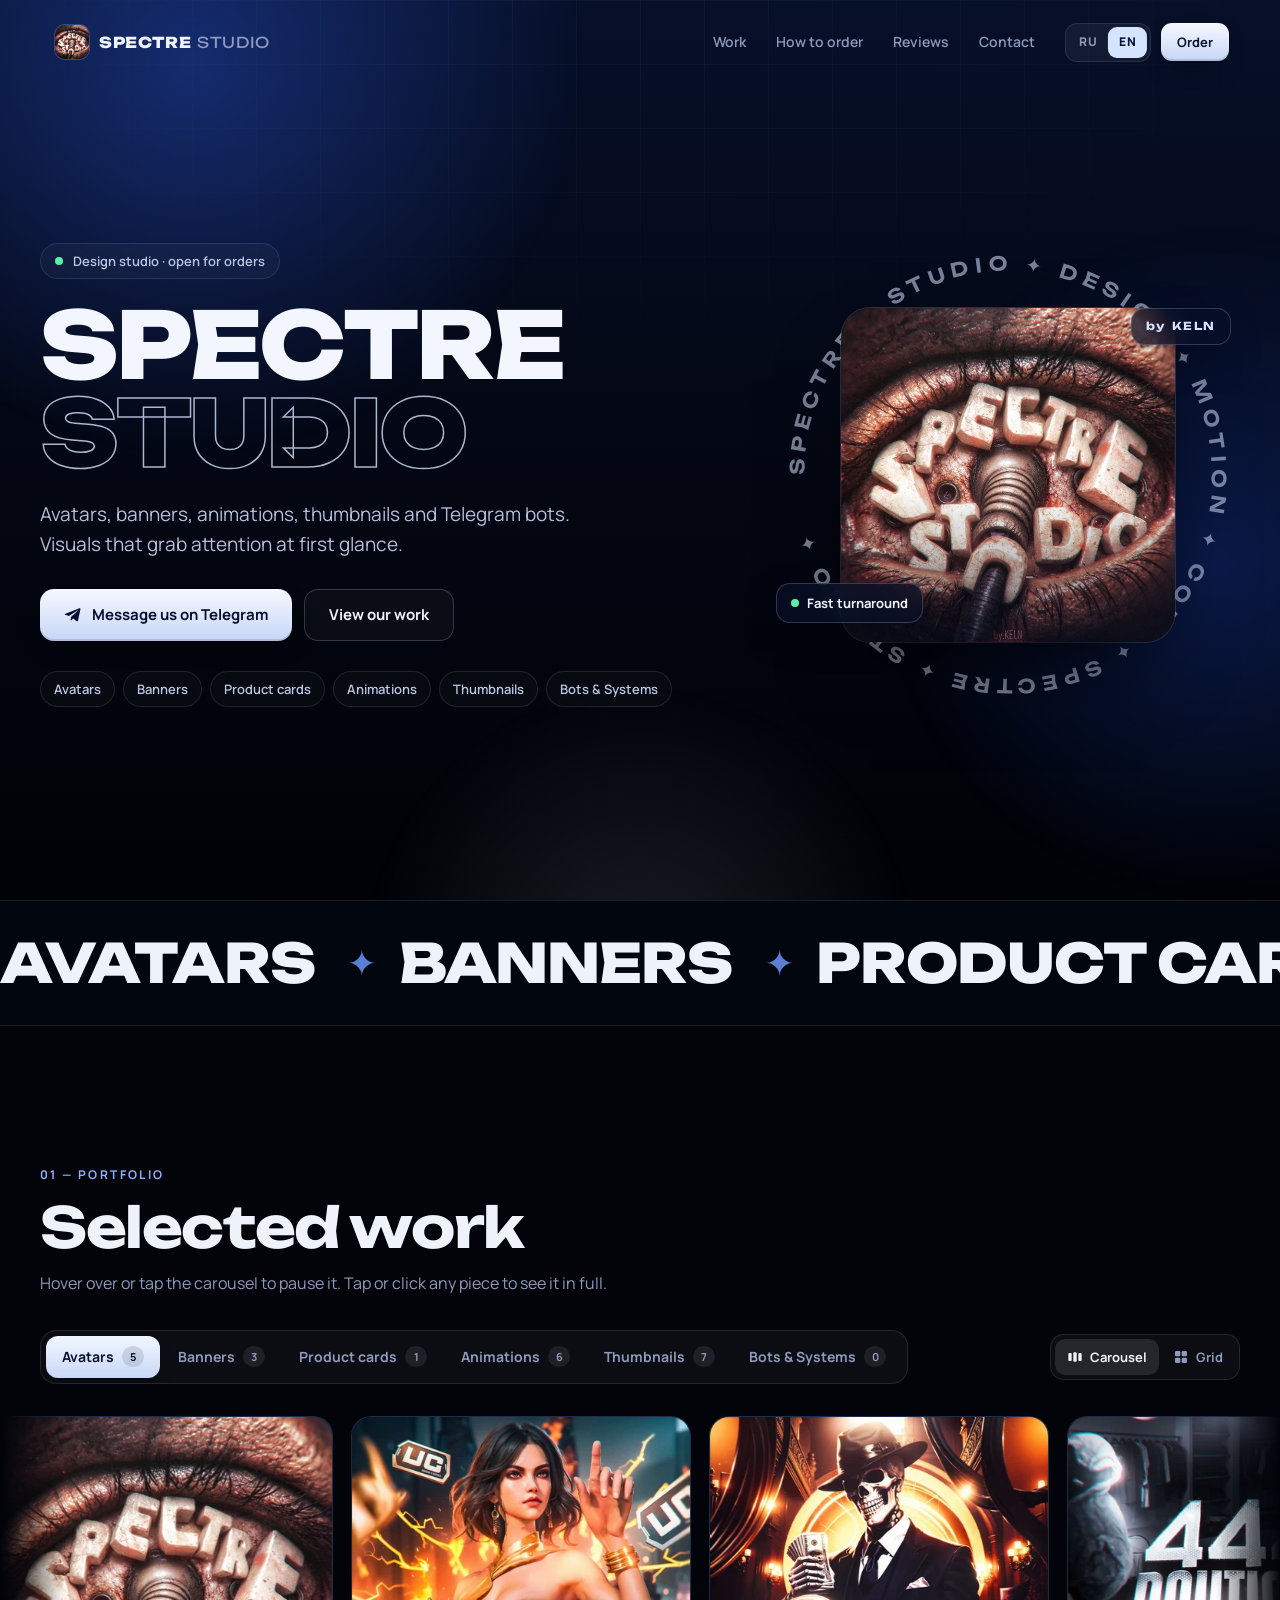
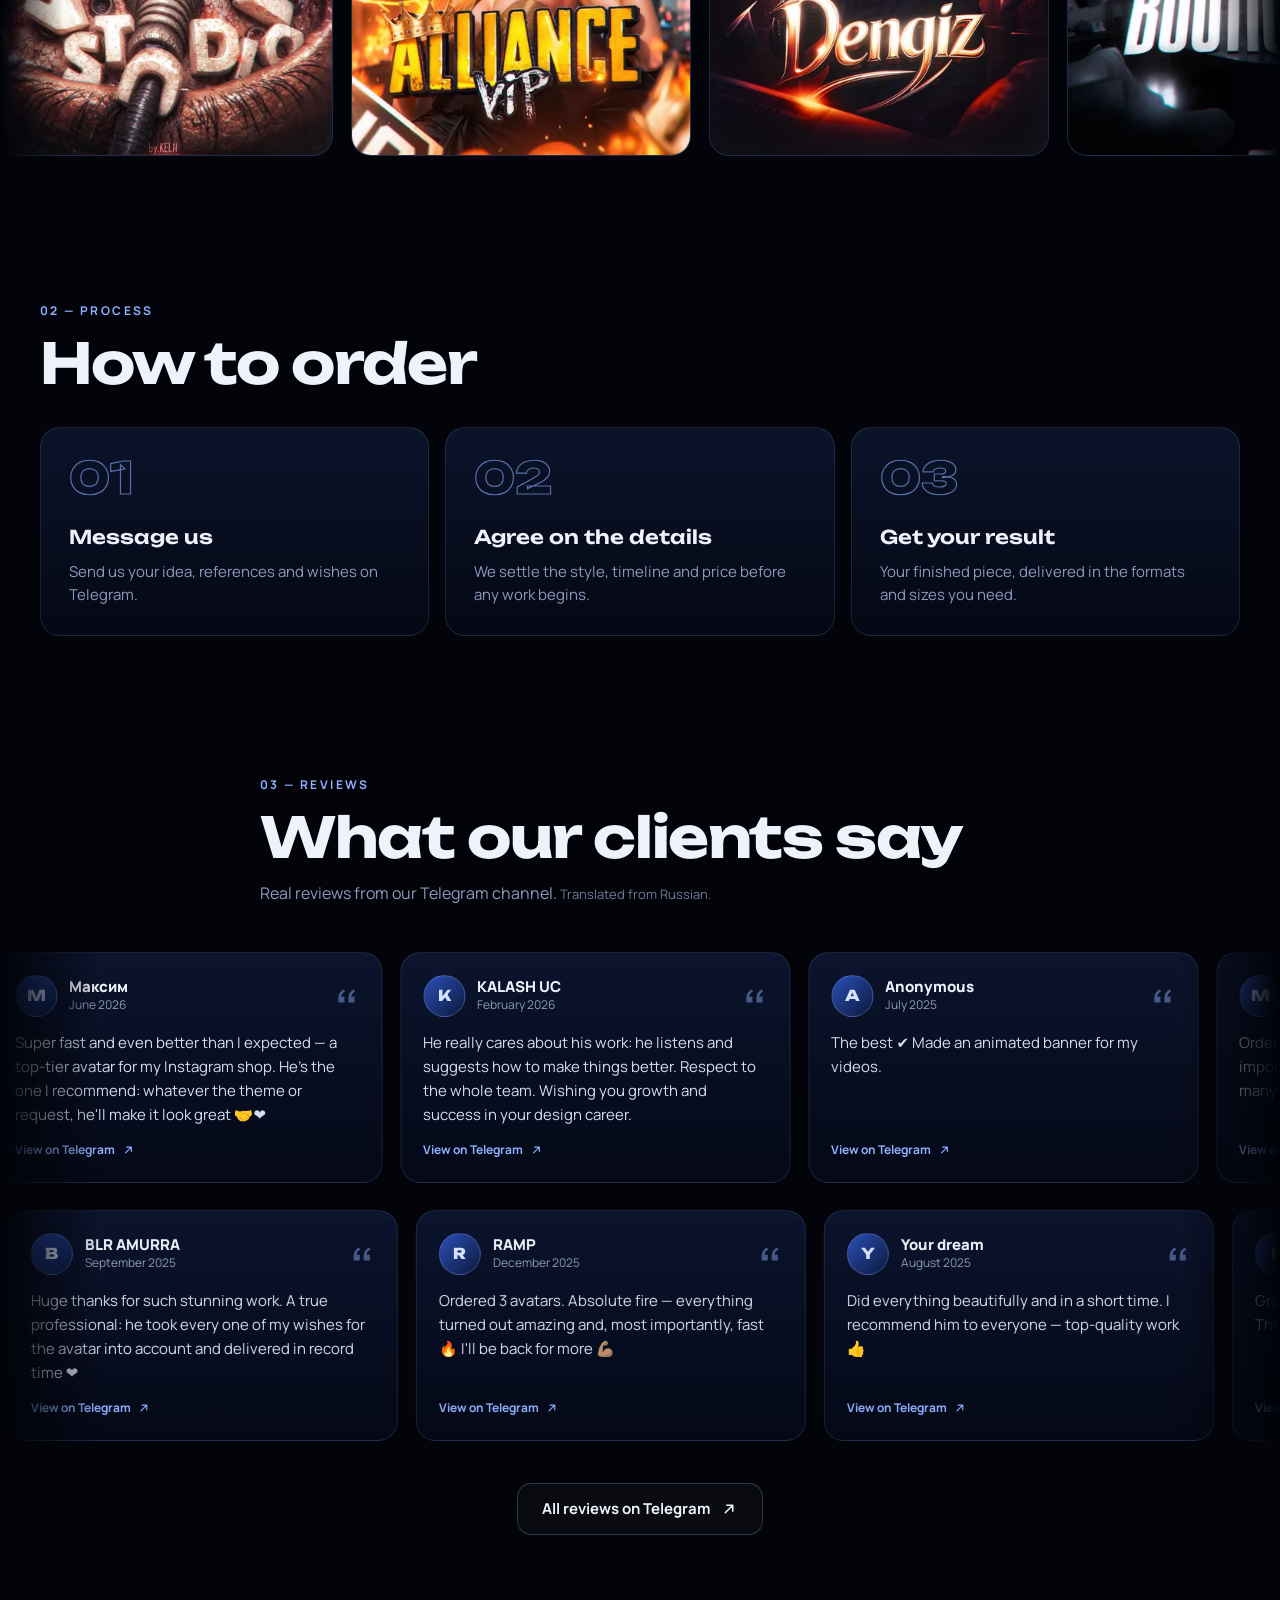
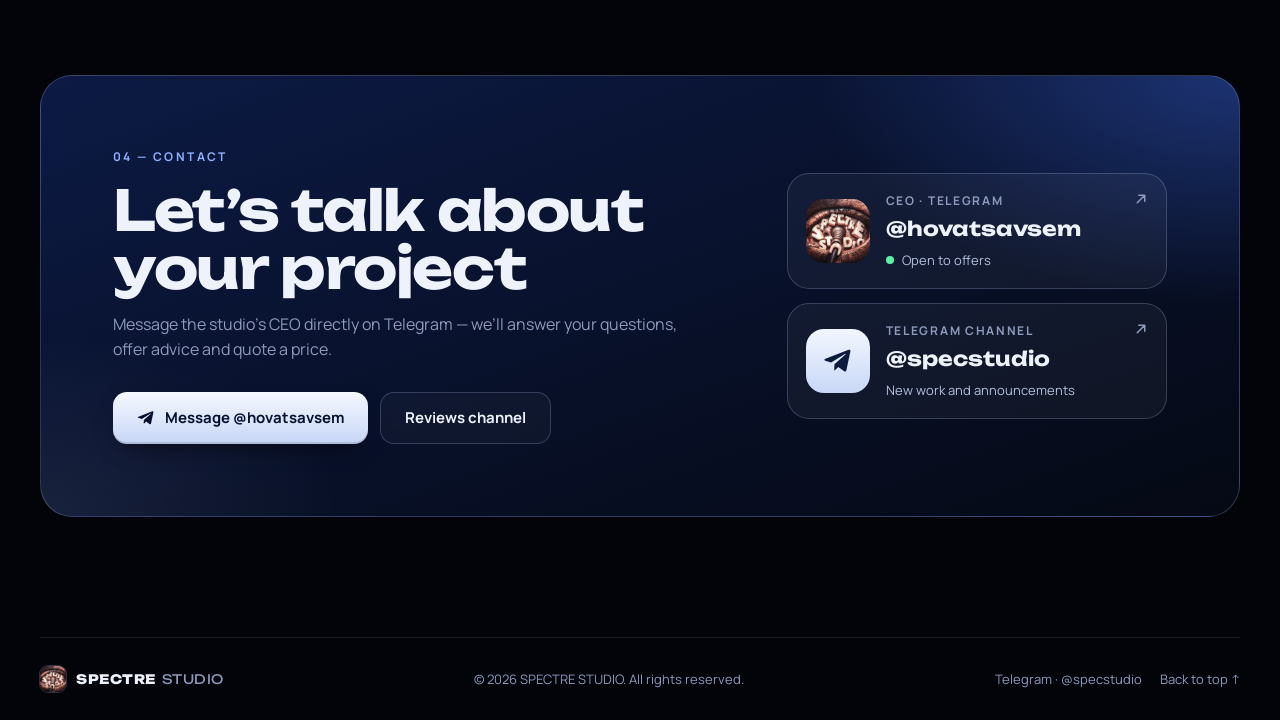
<file: index.html>
<!doctype html>
<html lang="ru">
<head>
  <meta charset="utf-8">
  <meta name="viewport" content="width=device-width, initial-scale=1, viewport-fit=cover">
  <title>SPECTRE STUDIO — дизайн-студия</title>
  <meta name="description" content="SPECTRE STUDIO — аватарки, баннеры, карточки, анимации, превью и Telegram-боты. Портфолио и отзывы.">
  <meta name="theme-color" content="#040814">
  <meta name="color-scheme" content="dark">
  <link rel="canonical" href="https://spectre-dsgn.github.io/">
  <link rel="alternate" hreflang="ru" href="https://spectre-dsgn.github.io/?lang=ru">
  <link rel="alternate" hreflang="en" href="https://spectre-dsgn.github.io/?lang=en">
  <link rel="alternate" hreflang="x-default" href="https://spectre-dsgn.github.io/">
  <link rel="icon" href="assets/favicon-32.png" sizes="32x32" type="image/png">
  <link rel="apple-touch-icon" href="assets/apple-touch-icon.png">
  <link rel="manifest" href="site.webmanifest">
  <meta property="og:type" content="website">
  <meta property="og:site_name" content="SPECTRE STUDIO">
  <meta property="og:url" content="https://spectre-dsgn.github.io/">
  <meta property="og:title" content="SPECTRE STUDIO — дизайн-студия">
  <meta property="og:description" content="Аватарки, баннеры, карточки, анимации, превью и Telegram-боты. Портфолио и отзывы.">
  <meta property="og:image" content="https://spectre-dsgn.github.io/assets/og.jpg">
  <meta property="og:image:width" content="1200">
  <meta property="og:image:height" content="630">
  <meta name="twitter:card" content="summary_large_image">
  <meta name="twitter:image" content="https://spectre-dsgn.github.io/assets/og.jpg">
  <link rel="preload" href="assets/fonts/Manrope-cyrillic.woff2" as="font" type="font/woff2" crossorigin>
  <link rel="preload" href="assets/fonts/Manrope-latin.woff2" as="font" type="font/woff2" crossorigin>
  <link rel="preload" href="assets/fonts/Unbounded-latin.woff2" as="font" type="font/woff2" crossorigin>
  <link rel="stylesheet" href="css/style.css?v=20261012b">
  <script type="application/ld+json">{"@context":"https://schema.org","@type":"ProfessionalService","name":"SPECTRE STUDIO","url":"https://spectre-dsgn.github.io/","image":"https://spectre-dsgn.github.io/assets/og.jpg","logo":"https://spectre-dsgn.github.io/assets/apple-touch-icon.png","description":"Дизайн-студия: аватарки, баннеры, карточки товаров, анимации, превью и Telegram-боты.","sameAs":["https://t.me/specstudio","https://t.me/hovatsavsem","https://t.me/specreview"]}</script>
  <script>document.documentElement.classList.add('js')</script>
</head>
<body>

  <div class="bg" aria-hidden="true">
    <div class="aurora a1"></div>
    <div class="aurora a2"></div>
    <div class="aurora a3"></div>
    <div class="grid-lines"></div>
  </div>

  <!-- ================= HEADER ================= -->
  <header class="nav" id="nav">
    <a class="brand" href="#top" aria-label="SPECTRE STUDIO">
      <img src="assets/logo-128.webp" alt="" width="34" height="34">
      <span>SPECTRE<b>STUDIO</b></span>
    </a>
    <nav class="nav-links" id="navLinks">
      <a href="#works" data-i18n="nav.works">Работы</a>
      <a href="#process" data-i18n="nav.process">Как заказать</a>
      <a href="#reviews" data-i18n="nav.reviews">Отзывы</a>
      <a href="#contact" data-i18n="nav.contact">Контакты</a>
    </nav>
    <div class="nav-right">
      <div class="lang" id="lang" role="group" aria-label="Language">
        <span class="lang-pill" aria-hidden="true"></span>
        <button type="button" data-lang="ru">RU</button>
        <button type="button" data-lang="en">EN</button>
      </div>
      <a class="btn btn-primary btn-sm nav-cta" href="https://t.me/hovatsavsem" target="_blank" rel="noopener" data-i18n="nav.order">Заказать</a>
      <button class="burger" id="burger" type="button" aria-label="Menu" aria-expanded="false"><span></span><span></span></button>
    </div>
  </header>

  <main>
    <!-- ================= HERO ================= -->
    <section class="hero container" id="top">
      <div class="hero-text">
        <p class="eyebrow reveal"><span class="dot"></span><span data-i18n="hero.eyebrow">Дизайн-студия · принимаем заказы</span></p>
        <h1 class="hero-title" aria-label="SPECTRE STUDIO">
          <span class="line grad" data-split>SPECTRE</span>
          <span class="line outline" data-split>STUDIO</span>
        </h1>
        <p class="hero-sub reveal" style="--d:.5s" data-i18n="hero.sub">Аватарки, баннеры, анимации, превью и Telegram-боты. Делаем визуал, который цепляет с первого взгляда.</p>
        <div class="hero-cta reveal" style="--d:.65s">
          <a class="btn btn-primary magnetic" href="https://t.me/hovatsavsem" target="_blank" rel="noopener">
            <svg class="ic" viewBox="0 0 24 24" aria-hidden="true"><path d="M21.9 4.3 18.7 19.4c-.2 1-.9 1.3-1.7.8l-4.8-3.5-2.3 2.2c-.3.3-.5.5-1 .5l.3-4.9 8.9-8c.4-.3-.1-.5-.6-.2l-11 6.9-4.7-1.5c-1-.3-1-1 .2-1.5L20.5 3c.9-.3 1.6.2 1.4 1.3Z" fill="currentColor"/></svg>
            <span data-i18n="hero.cta">Написать в Telegram</span>
          </a>
          <a class="btn btn-ghost" href="#works" data-i18n="hero.cta2">Смотреть работы</a>
        </div>
        <ul class="hero-cats reveal" style="--d:.8s" id="heroCats"></ul>
      </div>

      <div class="hero-visual reveal" style="--d:.3s" id="heroVisual">
        <svg class="orbit" viewBox="0 0 200 200" aria-hidden="true">
          <defs><path id="circ" d="M100,100 m-88,0 a88,88 0 1,1 176,0 a88,88 0 1,1 -176,0"/></defs>
          <g class="orbit-g"><text><textPath href="#circ">SPECTRE ✦ STUDIO ✦ DESIGN ✦ MOTION ✦ CODE ✦ SPECTRE ✦ STUDIO ✦ </textPath></text></g>
        </svg>
        <div class="tilt" id="tilt">
          <img src="assets/logo.webp" alt="SPECTRE STUDIO" width="640" height="640" fetchpriority="high">
          <div class="tilt-glare"></div>
        </div>
        <div class="float-badge fb1"><span class="dot"></span><span data-i18n="hero.badge1">Быстрые сроки</span></div>
        <div class="float-badge fb2">by KELN</div>
      </div>
    </section>

    <!-- ================= TICKER ================= -->
    <div class="ticker" aria-hidden="true"><div class="ticker-track" id="ticker"></div></div>

    <!-- ================= WORKS ================= -->
    <section class="section container" id="works">
      <div class="section-head reveal">
        <p class="kicker">01 — <span data-i18n="works.kicker">Портфолио</span></p>
        <h2 data-i18n="works.title">Наши работы</h2>
        <p class="section-sub" data-i18n="works.sub">Наведите курсор или коснитесь карусели, чтобы её остановить. Нажмите на работу, чтобы открыть её целиком.</p>
      </div>

      <div class="works-bar reveal">
        <div class="tabs" id="tabs" role="tablist"><span class="tab-ind" id="tabInd" aria-hidden="true"></span></div>
        <div class="view-toggle" id="viewToggle" role="group">
          <button type="button" data-view="carousel">
            <svg class="ic" viewBox="0 0 24 24" aria-hidden="true"><rect x="2" y="6" width="5" height="12" rx="1.5"/><rect x="9.5" y="5" width="5" height="14" rx="1.5"/><rect x="17" y="6" width="5" height="12" rx="1.5"/></svg>
            <span data-i18n="view.carousel">Карусель</span>
          </button>
          <button type="button" data-view="grid">
            <svg class="ic" viewBox="0 0 24 24" aria-hidden="true"><rect x="3" y="3" width="8" height="8" rx="2"/><rect x="13" y="3" width="8" height="8" rx="2"/><rect x="3" y="13" width="8" height="8" rx="2"/><rect x="13" y="13" width="8" height="8" rx="2"/></svg>
            <span data-i18n="view.grid">Сетка</span>
          </button>
        </div>
      </div>

      <div class="works-stage" id="stage" role="tabpanel" aria-live="polite"></div>
    </section>

    <!-- ================= PROCESS ================= -->
    <section class="section container" id="process">
      <div class="section-head reveal">
        <p class="kicker">02 — <span data-i18n="process.kicker">Процесс</span></p>
        <h2 data-i18n="process.title">Как заказать</h2>
      </div>
      <ol class="steps">
        <li class="step spot reveal">
          <span class="step-n">01</span>
          <h3 data-i18n="process.s1t">Напишите нам</h3>
          <p data-i18n="process.s1">Отправьте идею, референсы и пожелания в Telegram.</p>
        </li>
        <li class="step spot reveal" style="--d:.12s">
          <span class="step-n">02</span>
          <h3 data-i18n="process.s2t">Обсудим детали</h3>
          <p data-i18n="process.s2">Согласуем стиль, сроки и стоимость до начала работы.</p>
        </li>
        <li class="step spot reveal" style="--d:.24s">
          <span class="step-n">03</span>
          <h3 data-i18n="process.s3t">Получите результат</h3>
          <p data-i18n="process.s3">Готовая работа в нужных форматах и размерах.</p>
        </li>
      </ol>
    </section>

    <!-- ================= REVIEWS ================= -->
    <section class="section" id="reviews">
      <div class="container section-head reveal">
        <p class="kicker">03 — <span data-i18n="reviews.kicker">Отзывы</span></p>
        <h2 data-i18n="reviews.title">Что говорят клиенты</h2>
        <p class="section-sub"><span data-i18n="reviews.sub">Реальные отзывы из нашего Telegram-канала.</span> <span class="tr-note" data-i18n="reviews.note"></span></p>
      </div>
      <div class="reviews reveal" id="reviewsRows"></div>
      <div class="container center reveal">
        <a class="btn btn-ghost" href="https://t.me/specreview" target="_blank" rel="noopener">
          <span data-i18n="reviews.all">Все отзывы в Telegram</span>
          <svg class="ic" viewBox="0 0 24 24" aria-hidden="true"><path d="M7 17 17 7M9 7h8v8" fill="none" stroke="currentColor" stroke-width="2" stroke-linecap="round" stroke-linejoin="round"/></svg>
        </a>
      </div>
    </section>

    <!-- ================= CONTACT ================= -->
    <section class="section container" id="contact">
      <div class="contact-card reveal">
        <div class="contact-text">
          <p class="kicker">04 — <span data-i18n="contact.kicker">Контакты</span></p>
          <h2 data-i18n="contact.title">Обсудим ваш проект?</h2>
          <p class="section-sub" data-i18n="contact.sub">Пишите напрямую CEO студии в Telegram — ответим на вопросы, подскажем и рассчитаем стоимость.</p>
          <div class="hero-cta">
            <a class="btn btn-primary magnetic" href="https://t.me/hovatsavsem" target="_blank" rel="noopener">
              <svg class="ic" viewBox="0 0 24 24" aria-hidden="true"><path d="M21.9 4.3 18.7 19.4c-.2 1-.9 1.3-1.7.8l-4.8-3.5-2.3 2.2c-.3.3-.5.5-1 .5l.3-4.9 8.9-8c.4-.3-.1-.5-.6-.2l-11 6.9-4.7-1.5c-1-.3-1-1 .2-1.5L20.5 3c.9-.3 1.6.2 1.4 1.3Z" fill="currentColor"/></svg>
              <span data-i18n="contact.cta">Написать @hovatsavsem</span>
            </a>
            <a class="btn btn-ghost" href="https://t.me/specreview" target="_blank" rel="noopener" data-i18n="contact.cta2">Канал с отзывами</a>
          </div>
        </div>
        <div class="contact-side">
        <a class="ceo spot" href="https://t.me/hovatsavsem" target="_blank" rel="noopener">
          <img src="assets/logo-128.webp" alt="" width="64" height="64" loading="lazy">
          <div>
            <p class="ceo-role">CEO · Telegram</p>
            <p class="ceo-name">@hovatsavsem</p>
            <p class="ceo-status"><span class="dot"></span><span data-i18n="contact.offers">Предложения рассматриваю</span></p>
          </div>
          <svg class="ic ceo-arrow" viewBox="0 0 24 24" aria-hidden="true"><path d="M7 17 17 7M9 7h8v8" fill="none" stroke="currentColor" stroke-width="2" stroke-linecap="round" stroke-linejoin="round"/></svg>
        </a>
        <a class="ceo spot" href="https://t.me/specstudio" target="_blank" rel="noopener">
          <span class="ch-ic" aria-hidden="true"><svg viewBox="0 0 24 24"><path d="M21.9 4.3 18.7 19.4c-.2 1-.9 1.3-1.7.8l-4.8-3.5-2.3 2.2c-.3.3-.5.5-1 .5l.3-4.9 8.9-8c.4-.3-.1-.5-.6-.2l-11 6.9-4.7-1.5c-1-.3-1-1 .2-1.5L20.5 3c.9-.3 1.6.2 1.4 1.3Z" fill="currentColor"/></svg></span>
          <div>
            <p class="ceo-role" data-i18n="contact.channelRole">Telegram-канал</p>
            <p class="ceo-name">@specstudio</p>
            <p class="ceo-status" data-i18n="contact.channelSub">Новые работы и анонсы</p>
          </div>
          <svg class="ic ceo-arrow" viewBox="0 0 24 24" aria-hidden="true"><path d="M7 17 17 7M9 7h8v8" fill="none" stroke="currentColor" stroke-width="2" stroke-linecap="round" stroke-linejoin="round"/></svg>
        </a>
        </div>
      </div>
    </section>
  </main>

  <footer class="footer container">
    <span class="brand small"><img src="assets/logo-128.webp" alt="" width="26" height="26" loading="lazy"><span>SPECTRE<b>STUDIO</b></span></span>
    <span class="muted">© <span id="year">2026</span> SPECTRE STUDIO. <span data-i18n="footer.rights">Все права защищены.</span></span>
    <span class="footer-links">
      <a class="muted link" href="https://t.me/specstudio" target="_blank" rel="noopener">Telegram · @specstudio</a>
      <a class="muted link" href="#top" data-i18n="footer.top">Наверх ↑</a>
    </span>
  </footer>

  <!-- ================= LIGHTBOX ================= -->
  <div class="lightbox" id="lightbox" role="dialog" aria-modal="true" aria-hidden="true">
    <button class="lb-btn lb-close" type="button" data-i18n-aria="lb.close" aria-label="Закрыть">
      <svg class="ic" viewBox="0 0 24 24" aria-hidden="true"><path d="M6 6l12 12M18 6 6 18" fill="none" stroke="currentColor" stroke-width="2" stroke-linecap="round"/></svg>
    </button>
    <button class="lb-btn lb-prev" type="button" data-i18n-aria="lb.prev" aria-label="Назад">
      <svg class="ic" viewBox="0 0 24 24" aria-hidden="true"><path d="M15 5l-7 7 7 7" fill="none" stroke="currentColor" stroke-width="2" stroke-linecap="round" stroke-linejoin="round"/></svg>
    </button>
    <figure class="lb-figure">
      <div class="lb-media" id="lbMedia"></div>
      <figcaption class="lb-cap"><span id="lbTitle"></span><span class="lb-count" id="lbCount"></span></figcaption>
    </figure>
    <button class="lb-btn lb-next" type="button" data-i18n-aria="lb.next" aria-label="Вперёд">
      <svg class="ic" viewBox="0 0 24 24" aria-hidden="true"><path d="M9 5l7 7-7 7" fill="none" stroke="currentColor" stroke-width="2" stroke-linecap="round" stroke-linejoin="round"/></svg>
    </button>
  </div>

  <script src="data/config.js?v=20261012b"></script>
  <script src="data/works.js?v=20261012b"></script>
  <script src="data/thumbs.js?v=20261012b"></script>
  <script src="data/reviews.js?v=20261012b"></script>
  <script src="js/app.js?v=20261012b"></script>
</body>
</html>
</file>
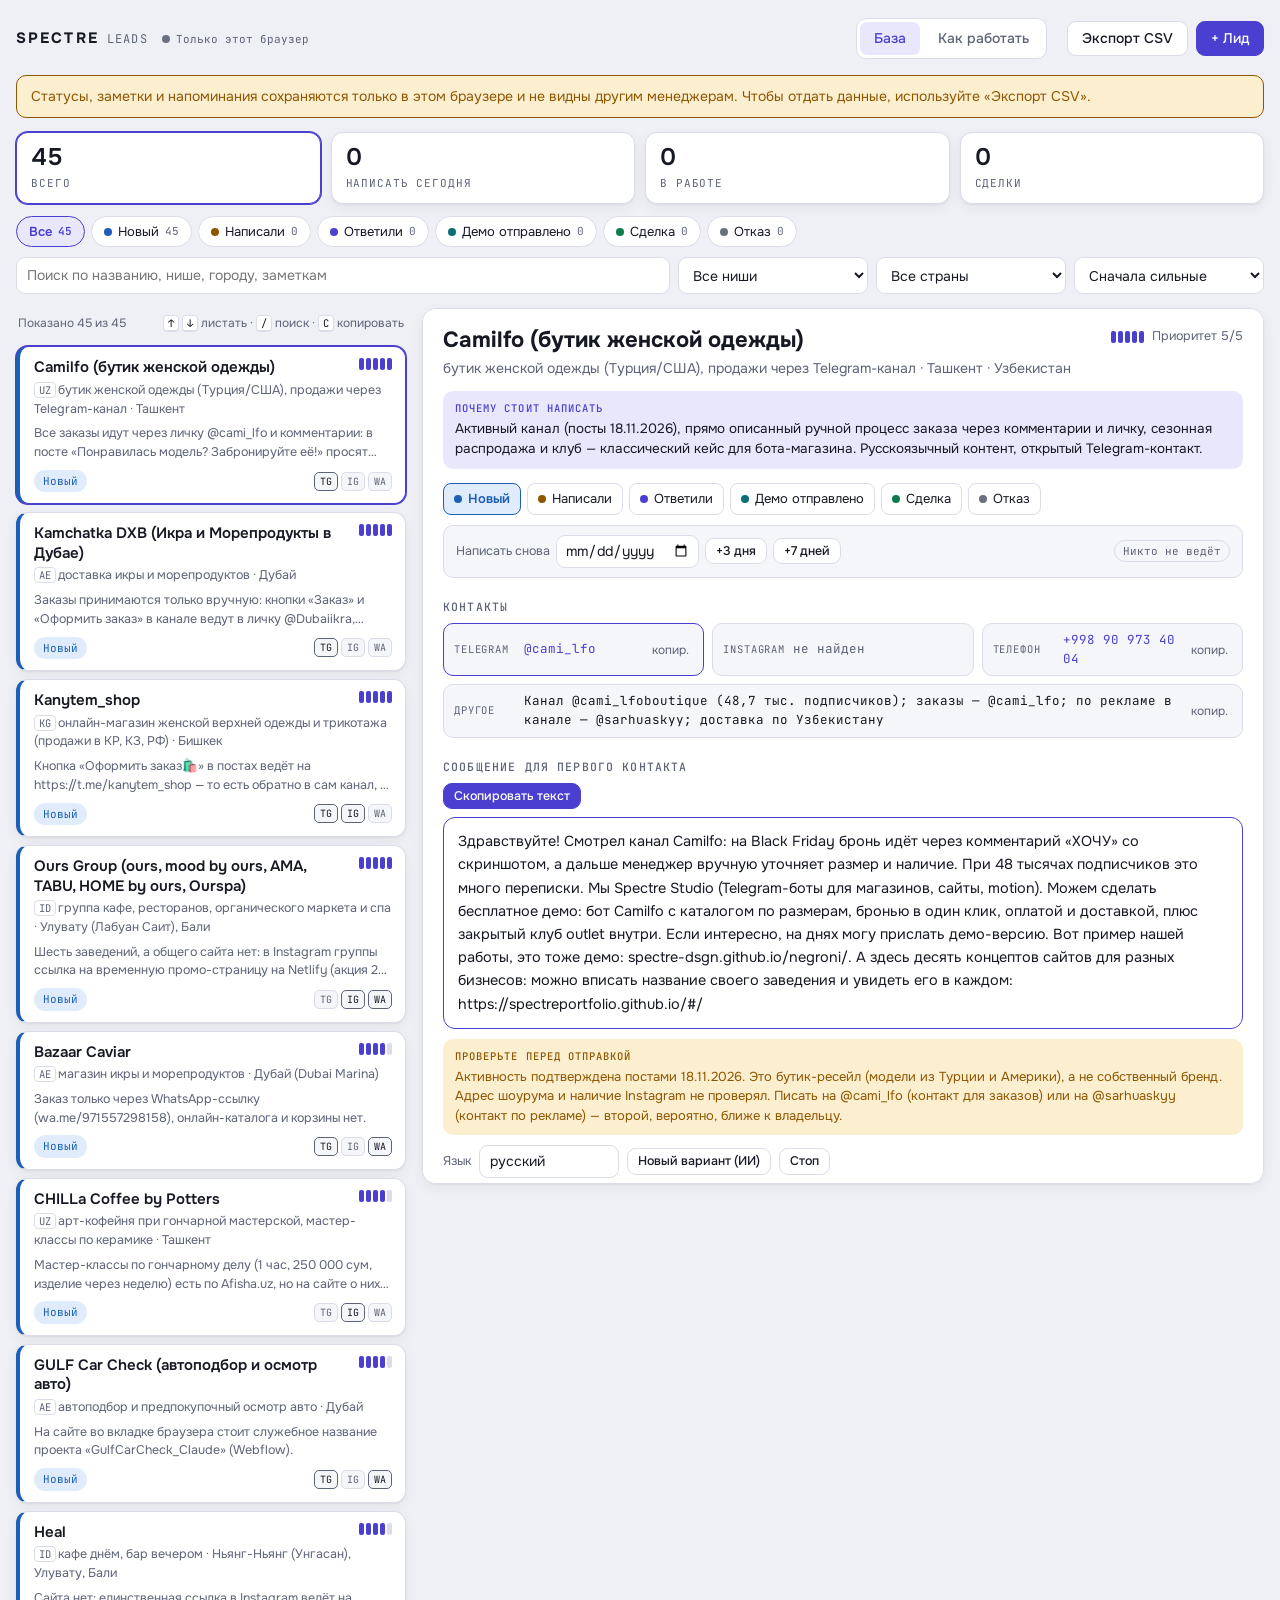
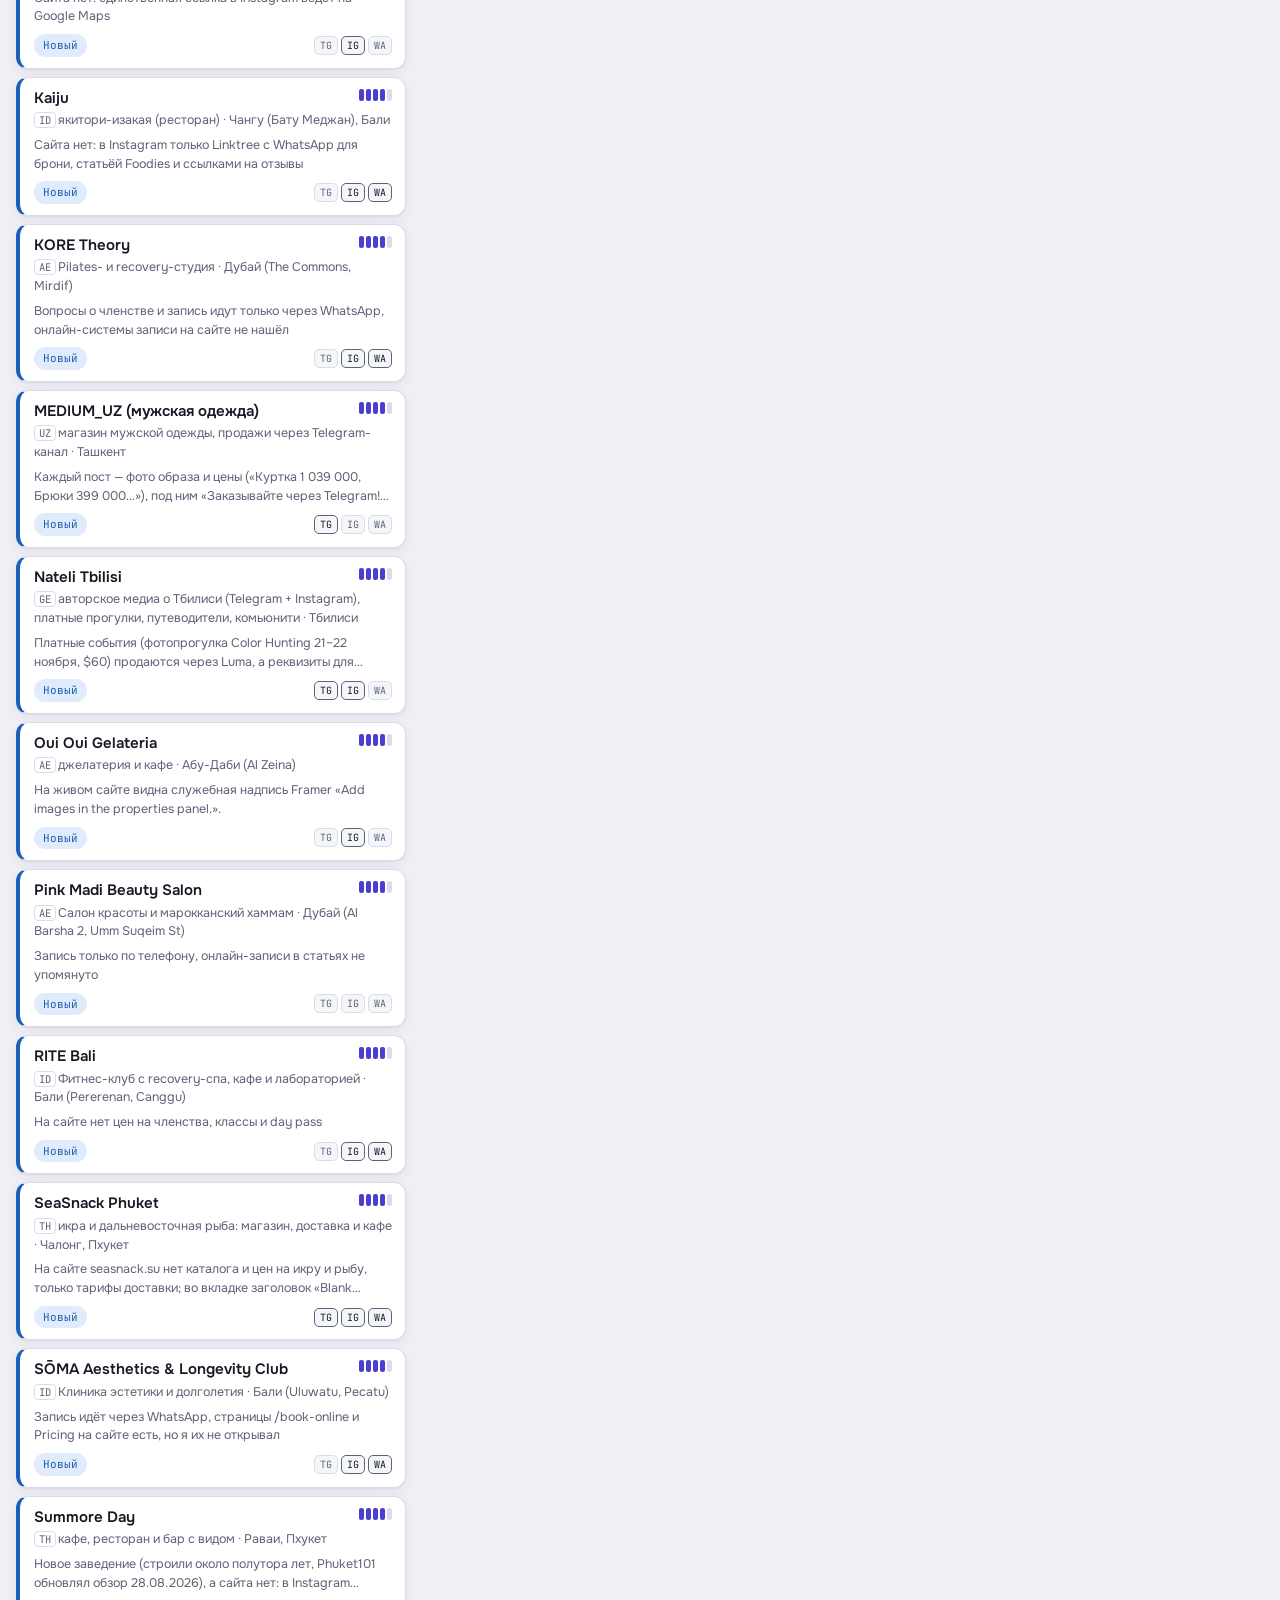
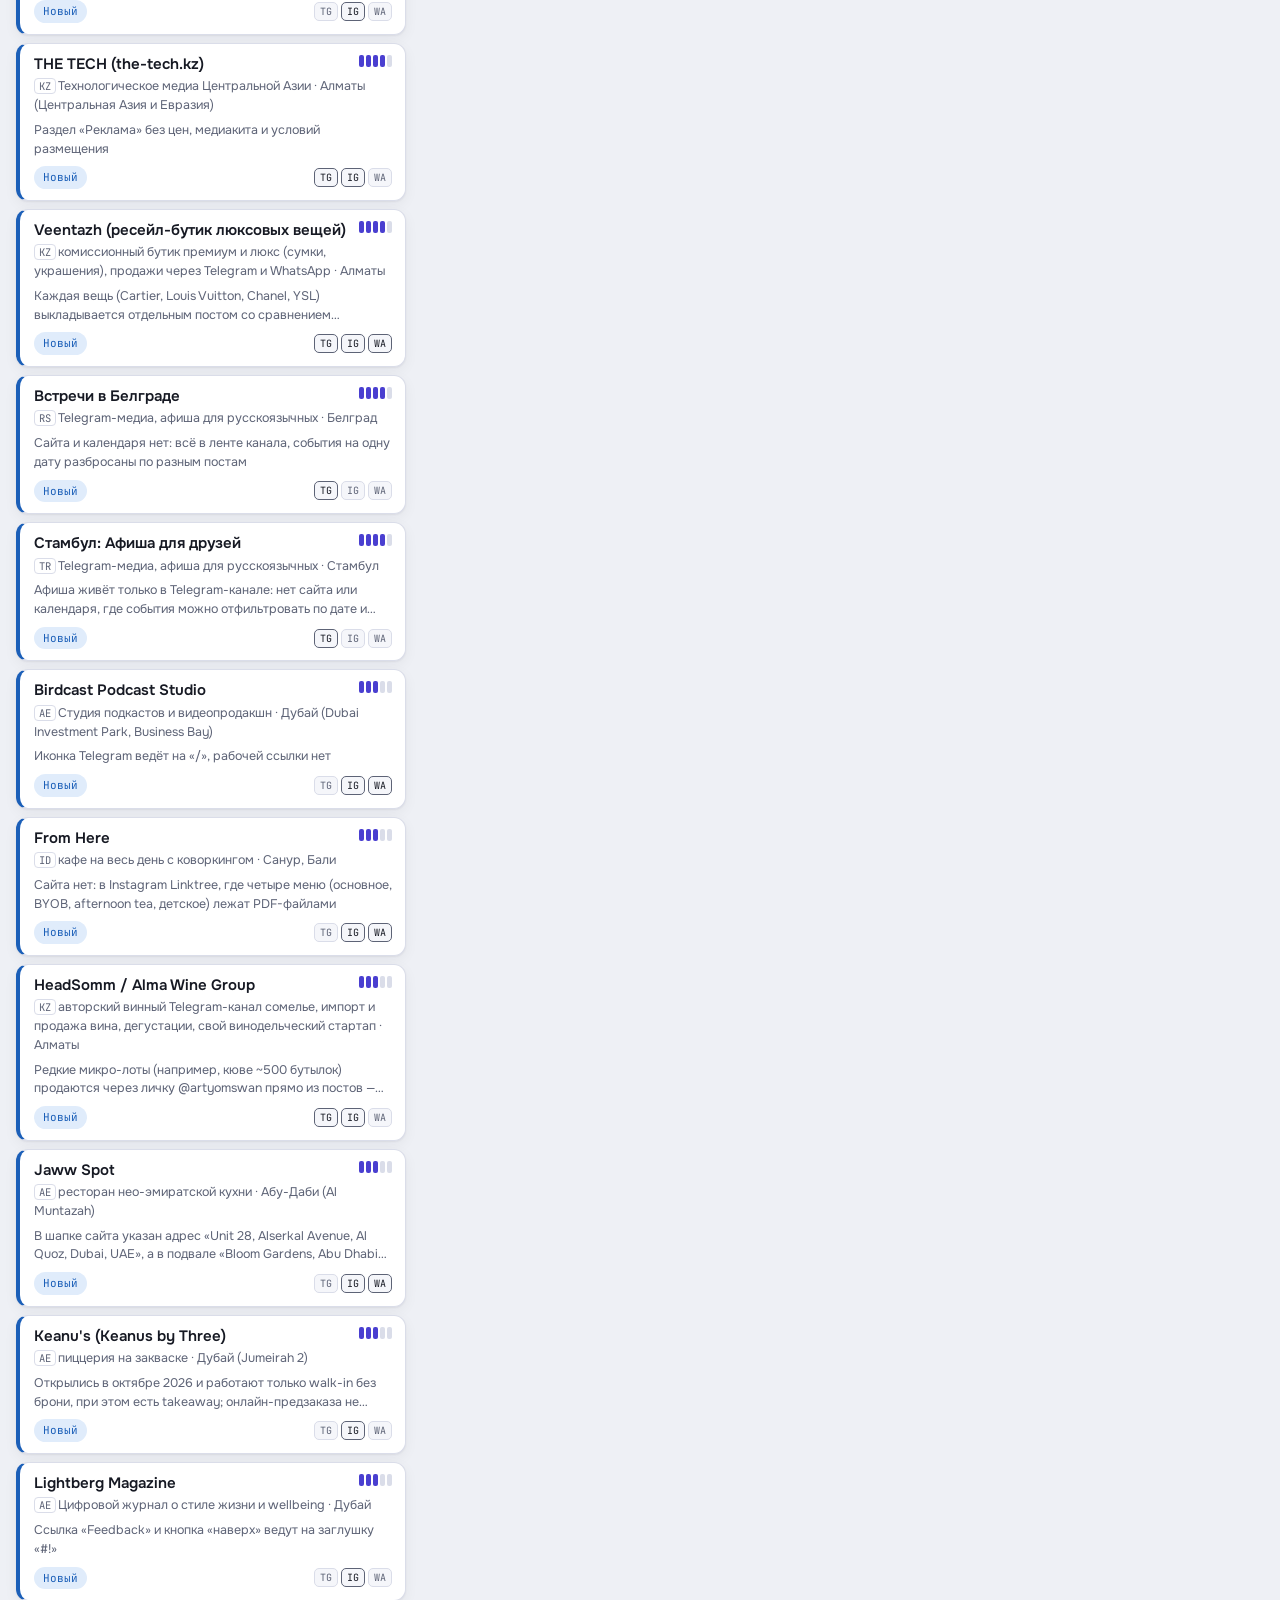
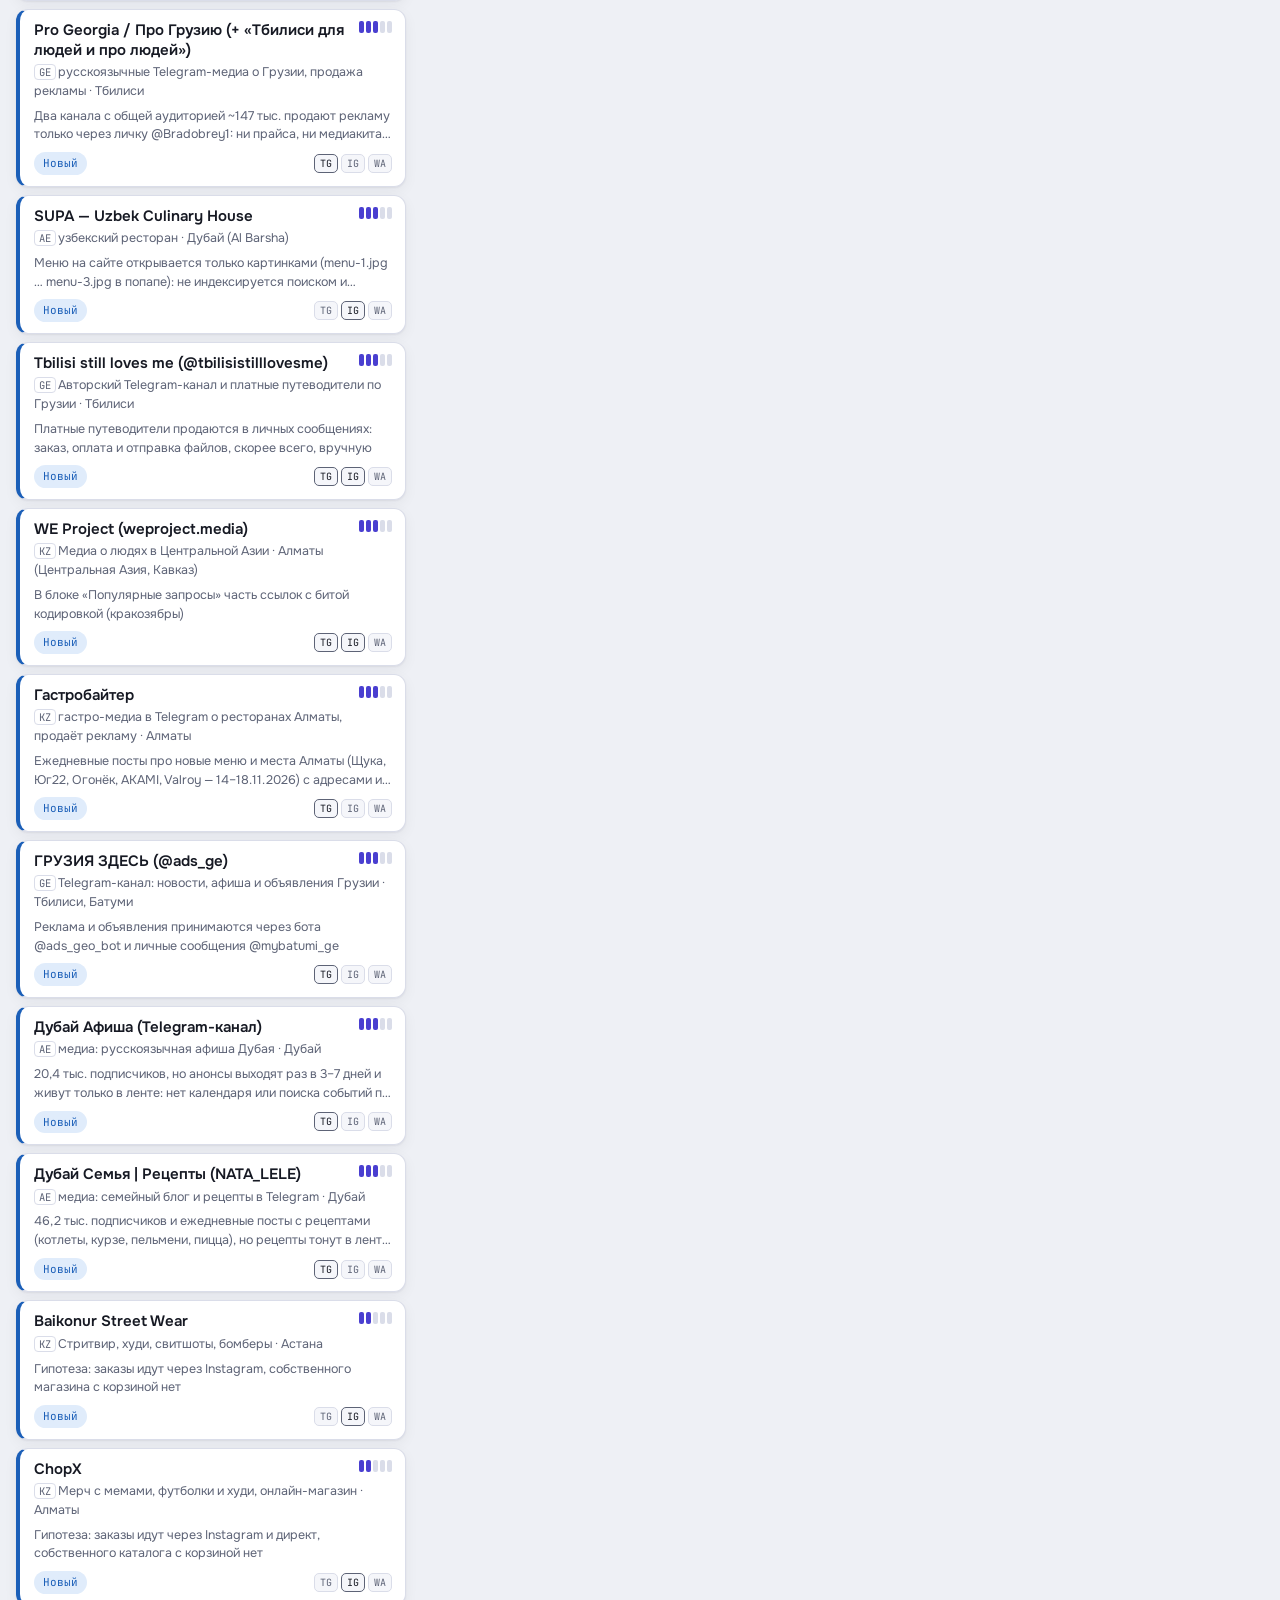
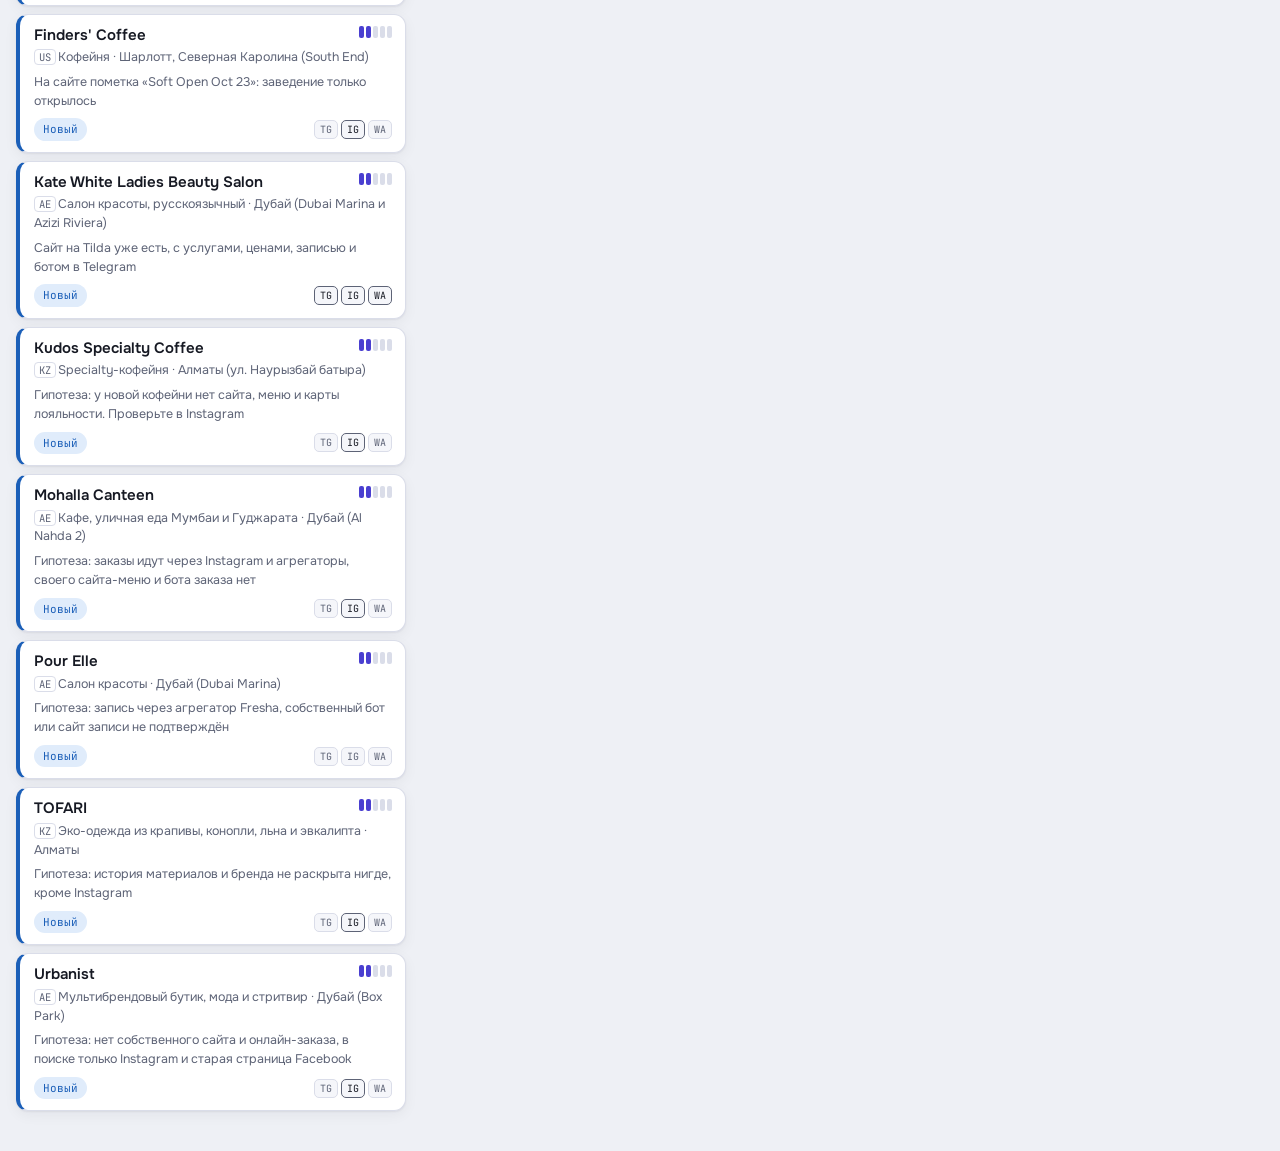
<file: leads-sxuan6u9o5zp/index.html>
<!doctype html>
<html lang="ru">
<head>
<meta charset="utf-8">
<meta name="viewport" content="width=device-width, initial-scale=1">
<meta name="robots" content="noindex, nofollow">
<title>Spectre Leads</title>
<link rel="preconnect" href="https://fonts.googleapis.com">
<link rel="preconnect" href="https://fonts.gstatic.com" crossorigin>
<link href="https://fonts.googleapis.com/css2?family=Onest:wght@400;500;600;700&family=JetBrains+Mono:wght@400;500&display=swap" rel="stylesheet">
<style>
/* Layout: split workspace. Status chips and counters on top, filterable lead list on the left, sticky dossier on the right; one column on phones. */
:root{
  --bg:#eef0f5; --surface:#ffffff; --surface2:#f5f6fa; --ink:#161923; --muted:#5d6376; --line:#dadde9;
  --accent:#4a3fd0; --accent-ink:#ffffff; --accent-soft:#e9e7fb;
  --ok:#0f7a4d; --ok-soft:#dcf3e8; --warn:#8f5600; --warn-soft:#fcefd0; --bad:#b3261e; --bad-soft:#fbe3e1; --info:#1b5fb8; --info-soft:#e0ecfb;
  --teal:#0b6f78; --teal-soft:#d6f0f1; --grey:#6b7080; --grey-soft:#e9eaef;
  --shadow:0 1px 2px rgba(20,24,40,.06),0 4px 14px rgba(20,24,40,.05);
  --font-ui:'Onest',system-ui,-apple-system,'Segoe UI',Roboto,sans-serif;
  --font-mono:'JetBrains Mono',ui-monospace,Consolas,'Courier New',monospace;
}
@media (prefers-color-scheme: dark){
  :root:not([data-theme="light"]){
    --bg:#0e1017; --surface:#161924; --surface2:#1c2030; --ink:#e9ebf4; --muted:#9298ad; --line:#272b3b;
    --accent:#9a91ff; --accent-ink:#0e1017; --accent-soft:#25234a;
    --ok:#4fd39b; --ok-soft:#12332a; --warn:#f0b64a; --warn-soft:#3a2d12; --bad:#ff8a80; --bad-soft:#3d1b19; --info:#7db4ff; --info-soft:#16284a;
    --teal:#5fd4dc; --teal-soft:#11302f; --grey:#9aa0b3; --grey-soft:#242838;
    --shadow:0 1px 2px rgba(0,0,0,.3);
    color-scheme:dark;
  }
}
:root[data-theme="dark"]{
  --bg:#0e1017; --surface:#161924; --surface2:#1c2030; --ink:#e9ebf4; --muted:#9298ad; --line:#272b3b;
  --accent:#9a91ff; --accent-ink:#0e1017; --accent-soft:#25234a;
  --ok:#4fd39b; --ok-soft:#12332a; --warn:#f0b64a; --warn-soft:#3a2d12; --bad:#ff8a80; --bad-soft:#3d1b19; --info:#7db4ff; --info-soft:#16284a;
  --teal:#5fd4dc; --teal-soft:#11302f; --grey:#9aa0b3; --grey-soft:#242838;
  --shadow:0 1px 2px rgba(0,0,0,.3);
  color-scheme:dark;
}
*{box-sizing:border-box}
body{margin:0;background:var(--bg);color:var(--ink);font-family:var(--font-ui);font-size:14px;line-height:1.5}
button,input,select,textarea{font:inherit;color:inherit}
.wrap{max-width:1360px;margin:0 auto;padding-block:18px 40px;padding-left:max(16px,env(safe-area-inset-left,0px));padding-right:max(16px,env(safe-area-inset-right,0px))}
:focus-visible{outline:2px solid var(--accent);outline-offset:2px}
kbd{font-family:var(--font-mono);font-size:10.5px;border:1px solid var(--line);border-bottom-width:2px;border-radius:4px;padding:0 4px;background:var(--surface);color:var(--ink)}

/* status colours: every status-bearing element reads --sc / --ss */
.st-new{--sc:var(--info);--ss:var(--info-soft)}
.st-contacted{--sc:var(--warn);--ss:var(--warn-soft)}
.st-replied{--sc:var(--accent);--ss:var(--accent-soft)}
.st-demo{--sc:var(--teal);--ss:var(--teal-soft)}
.st-won{--sc:var(--ok);--ss:var(--ok-soft)}
.st-lost{--sc:var(--grey);--ss:var(--grey-soft)}

.top{display:flex;flex-wrap:wrap;align-items:center;gap:12px 20px;margin-bottom:16px}
.brand{display:flex;align-items:baseline;gap:8px;margin-right:auto;flex-wrap:wrap}
.brand b{font-weight:700;letter-spacing:.14em;font-size:15px}
.brand .sub{font-family:var(--font-mono);font-size:12px;color:var(--muted);text-transform:uppercase;letter-spacing:.1em}
.sync{display:inline-flex;align-items:center;gap:6px;font-family:var(--font-mono);font-size:11px;color:var(--muted);margin-left:6px}
.sync i{width:8px;height:8px;border-radius:50%;background:var(--grey)}
.sync.on i{background:var(--ok)}
.sync.wait i{background:var(--warn)}
.sync.err i{background:var(--bad)}
.tabs{display:flex;gap:4px;background:var(--surface);border:1px solid var(--line);border-radius:10px;padding:3px}
.tab{border:0;background:none;padding:6px 14px;border-radius:7px;cursor:pointer;color:var(--muted);font-weight:500}
.tab[aria-selected="true"]{background:var(--accent-soft);color:var(--accent)}
.actions{display:flex;gap:8px;flex-wrap:wrap}
.btn{border:1px solid var(--line);background:var(--surface);padding:7px 14px;border-radius:9px;cursor:pointer;font-weight:500;text-decoration:none;display:inline-flex;align-items:center;gap:6px;line-height:1.3}
.btn:hover{border-color:var(--accent)}
.btn.primary{background:var(--accent);color:var(--accent-ink);border-color:var(--accent)}
.btn.small{padding:4px 10px;font-size:12.5px}
.btn:disabled{opacity:.5;cursor:not-allowed}

.banner{background:var(--warn-soft);color:var(--warn);border:1px solid var(--warn);border-radius:10px;padding:10px 14px;margin-bottom:14px}
.banner[hidden]{display:none}
.banner.setup{background:var(--surface);color:var(--ink);border-color:var(--accent)}
.banner .row{display:flex;flex-wrap:wrap;gap:8px;margin-top:8px}
.banner input{background:var(--surface2);border:1px solid var(--line);border-radius:9px;padding:6px 10px;min-width:0;flex:1 1 180px}

.stats{display:grid;grid-template-columns:repeat(4,minmax(0,1fr));gap:10px;margin-bottom:12px}
.stat{background:var(--surface);border:1px solid var(--line);border-radius:12px;padding:10px 14px;text-align:left;cursor:pointer;box-shadow:var(--shadow)}
.stat:hover{border-color:var(--accent)}
.stat[aria-pressed="true"]{border-color:var(--accent);box-shadow:0 0 0 1px var(--accent)}
.stat b{display:block;font-size:24px;font-weight:600;font-variant-numeric:tabular-nums;line-height:1.2}
.stat span{font-family:var(--font-mono);font-size:11px;color:var(--muted);text-transform:uppercase;letter-spacing:.08em}
.stat.hot{background:var(--warn-soft);border-color:var(--warn)}
.stat.hot b,.stat.hot span{color:var(--warn)}

.chips{display:flex;flex-wrap:wrap;gap:6px;margin-bottom:10px}
.fchip{border:1px solid var(--line);background:var(--surface);border-radius:99px;padding:5px 12px;cursor:pointer;font-size:13px;display:inline-flex;gap:6px;align-items:center}
.fchip:hover{border-color:var(--sc,var(--accent))}
.fchip .n{font-family:var(--font-mono);font-size:11px;color:var(--muted)}
.fchip .dot{width:8px;height:8px;border-radius:50%;background:var(--sc)}
.fchip[aria-pressed="true"]{background:var(--ss,var(--accent-soft));border-color:var(--sc,var(--accent));color:var(--sc,var(--accent));font-weight:600}
.fchip[aria-pressed="true"] .n{color:inherit}

.filters{display:flex;flex-wrap:wrap;gap:8px;margin-bottom:14px}
.filters input,.filters select,.field input,.field select,.field textarea,.notes,.ctl input{background:var(--surface);border:1px solid var(--line);border-radius:9px;padding:7px 10px;min-width:0}
.filters input{flex:1 1 220px}
.filters select{flex:0 1 190px}

.split{display:grid;grid-template-columns:minmax(300px,390px) minmax(0,1fr);gap:16px;align-items:start}
.list{display:flex;flex-direction:column;gap:8px;min-width:0}
.list-head{position:sticky;top:0;z-index:2;background:var(--bg);display:flex;flex-wrap:wrap;justify-content:space-between;gap:4px 10px;padding:6px 2px;font-size:12px;color:var(--muted)}
.card{display:block;width:100%;text-align:left;background:var(--surface);border:1px solid var(--line);border-left:4px solid var(--sc,var(--line));border-radius:12px;padding:11px 13px 11px 14px;cursor:pointer;box-shadow:var(--shadow)}
.card:hover{border-color:var(--accent);border-left-color:var(--sc,var(--accent))}
.card[aria-current="true"]{border-color:var(--accent);border-left-color:var(--sc,var(--accent));box-shadow:0 0 0 1px var(--accent)}
.card-top{display:flex;justify-content:space-between;gap:10px;align-items:flex-start}
.card h3{margin:0;font-size:15px;font-weight:600;overflow-wrap:anywhere;line-height:1.3}
.card .meta{color:var(--muted);font-size:12.5px;margin-top:3px}
.card .need{color:var(--muted);font-size:12.5px;margin-top:6px;display:-webkit-box;-webkit-line-clamp:2;-webkit-box-orient:vertical;overflow:hidden}
.card-bot{display:flex;flex-wrap:wrap;gap:6px;align-items:center;margin-top:8px}
.cc{font-family:var(--font-mono);font-size:10.5px;border:1px solid var(--line);border-radius:4px;padding:0 4px;color:var(--muted);margin-right:2px}
.chs{display:inline-flex;gap:3px;margin-left:auto}
.ch{font-family:var(--font-mono);font-size:10px;padding:1px 5px;border-radius:5px;border:1px solid var(--line);color:var(--muted);background:var(--surface2)}
.ch.on{color:var(--ink);border-color:var(--muted)}
.who{font-size:11.5px;color:var(--muted)}
.fit{display:inline-flex;gap:2px;align-items:center;flex:none}
.fit i{width:5px;height:12px;border-radius:2px;background:var(--line)}
.fit i.on{background:var(--accent)}
.pill{display:inline-block;font-family:var(--font-mono);font-size:11px;padding:2px 8px;border-radius:99px;background:var(--surface2);color:var(--muted);border:1px solid var(--line);white-space:nowrap}
.pill.st{background:var(--ss);color:var(--sc);border-color:transparent}
.pill.ok{background:var(--ok-soft);color:var(--ok);border-color:transparent}
.pill.warn{background:var(--warn-soft);color:var(--warn);border-color:transparent}
.pill.bad{background:var(--bad-soft);color:var(--bad);border-color:transparent}
.pill.info{background:var(--info-soft);color:var(--info);border-color:transparent}
.due{font-family:var(--font-mono);font-size:11px;padding:2px 8px;border-radius:99px;white-space:nowrap}
.due.bad{background:var(--bad-soft);color:var(--bad)}
.due.warn{background:var(--warn-soft);color:var(--warn)}
.due.info{background:var(--surface2);color:var(--muted);border:1px solid var(--line)}
.empty{background:var(--surface);border:1px dashed var(--line);border-radius:12px;padding:28px 20px;text-align:center;color:var(--muted)}
.empty b{display:block;color:var(--ink);font-size:15px;margin-bottom:4px}

.detail{background:var(--surface);border:1px solid var(--line);border-radius:14px;padding:18px 20px;min-width:0;position:sticky;top:12px;max-height:calc(100vh - 24px);max-height:calc(100dvh - 24px);overflow-y:auto;overscroll-behavior:contain;box-shadow:var(--shadow)}
.d-head{display:flex;flex-wrap:wrap;gap:10px 16px;justify-content:space-between;align-items:flex-start}
.d-head h2{margin:0;font-size:22px;font-weight:700;overflow-wrap:anywhere;text-wrap:balance;line-height:1.25}
.d-head .meta{color:var(--muted);margin-top:3px}
.d-fit{display:flex;gap:8px;align-items:center}
.back{display:none}
.why-box{margin-top:12px;background:var(--accent-soft);border-radius:10px;padding:10px 12px;font-size:13.5px}
.why-box b,.warnbox b{display:block;font-family:var(--font-mono);font-size:10.5px;font-weight:500;text-transform:uppercase;letter-spacing:.1em;margin-bottom:2px}
.why-box b{color:var(--accent)}
.stbar{display:flex;flex-wrap:wrap;gap:6px;margin-top:14px}
.stbtn{border:1px solid var(--line);background:var(--surface);border-radius:8px;padding:5px 10px;cursor:pointer;font-size:13px;display:inline-flex;align-items:center;gap:6px}
.stbtn:hover{border-color:var(--sc)}
.stbtn .dot{width:8px;height:8px;border-radius:50%;background:var(--sc)}
.stbtn[aria-pressed="true"]{background:var(--ss);border-color:var(--sc);color:var(--sc);font-weight:600}
.stbtn:disabled{cursor:not-allowed;opacity:.6}
.ctlrow{display:flex;flex-wrap:wrap;gap:10px 18px;align-items:center;justify-content:space-between;margin-top:10px;padding:9px 12px;background:var(--surface2);border:1px solid var(--line);border-radius:10px}
.ctl{display:flex;flex-wrap:wrap;gap:6px;align-items:center}
.ctl input[type="date"]{padding:4px 8px}
.changed{margin-top:6px}
.sec{margin-top:20px}
.sec h4{margin:0 0 8px;font-family:var(--font-mono);font-size:11.5px;font-weight:500;text-transform:uppercase;letter-spacing:.1em;color:var(--muted)}
.contacts{display:grid;grid-template-columns:repeat(auto-fill,minmax(250px,1fr));gap:8px}
.chip{display:flex;align-items:center;gap:8px;border:1px solid var(--line);border-radius:10px;padding:7px 10px;background:var(--surface2);min-width:0}
.chip.pri{border-color:var(--accent)}
.chip.wide{grid-column:1/-1}
.chip .k{font-family:var(--font-mono);font-size:10.5px;text-transform:uppercase;letter-spacing:.08em;color:var(--muted);width:62px;flex:none}
.chip .v{font-family:var(--font-mono);font-size:12.5px;overflow-wrap:anywhere;min-width:0;flex:1}
.chip a{color:var(--accent);text-decoration:none}
.chip a:hover{text-decoration:underline}
.chip.none .v{color:var(--muted)}
.icon-btn{border:0;background:none;color:var(--muted);cursor:pointer;padding:2px 4px;border-radius:6px;font-size:12px;flex:none}
.icon-btn:hover{color:var(--accent);background:var(--accent-soft)}
ul.pts{margin:0;padding-left:18px;display:flex;flex-direction:column;gap:5px}
.two{display:grid;grid-template-columns:repeat(2,minmax(0,1fr));gap:18px}
.msg{background:var(--surface2);border:1px solid var(--line);border-radius:12px;padding:12px 14px;white-space:pre-wrap;overflow-wrap:anywhere}
.msg.main{border-color:var(--accent);background:var(--surface);font-size:14.5px;line-height:1.6}
.msg.small{font-size:13px;padding:9px 12px;margin-top:10px}
.msg-bar{display:flex;flex-wrap:wrap;gap:8px;align-items:center;margin-bottom:8px}
.seg{display:inline-flex;background:var(--surface2);border:1px solid var(--line);border-radius:9px;padding:2px}
.seg button{border:0;background:none;padding:4px 10px;border-radius:7px;cursor:pointer;color:var(--muted);font-size:12.5px}
.seg button[aria-pressed="true"]{background:var(--accent-soft);color:var(--accent)}
.warnbox{margin-top:10px;background:var(--warn-soft);color:var(--warn);border-radius:10px;padding:10px 12px;font-size:13px}
.concept{border:1px dashed var(--accent);border-radius:12px;padding:12px 14px;background:var(--accent-soft)}
.concept-top{display:flex;flex-wrap:wrap;gap:8px 14px;align-items:center;justify-content:space-between}
.concept-top b{font-size:15px}
.gen{display:flex;flex-wrap:wrap;gap:8px;align-items:center;margin-top:10px}
.gen input{background:var(--surface);border:1px solid var(--line);border-radius:9px;padding:5px 10px;width:140px}
.gen-out{margin-top:8px}
.evid{display:flex;flex-wrap:wrap;gap:6px 14px;align-items:center}
.evid a{color:var(--accent)}
.notes{width:100%;min-height:90px;resize:vertical}
.hint{color:var(--muted);font-size:12.5px}

.how{display:grid;grid-template-columns:repeat(auto-fill,minmax(300px,1fr));gap:12px}
.how .box{background:var(--surface);border:1px solid var(--line);border-radius:12px;padding:14px 16px}
.how .box.lead-box{border-color:var(--accent)}
.how h3{margin:0 0 6px;font-size:15px}
.how-lead{max-width:70ch;color:var(--muted);margin:0 0 14px}

.overlay{position:fixed;inset:0;background:rgba(10,12,20,.55);display:flex;align-items:flex-start;justify-content:center;padding:max(16px,env(safe-area-inset-top,0px)) 16px 16px;overflow:auto;z-index:20}
.overlay[hidden]{display:none}
.modal{background:var(--surface);border:1px solid var(--line);border-radius:14px;width:min(640px,100%);padding:18px 20px;margin-top:4vh}
.modal h2{margin:0 0 12px;font-size:18px}
.fgrid{display:grid;grid-template-columns:repeat(2,minmax(0,1fr));gap:10px}
.field{display:flex;flex-direction:column;gap:3px;min-width:0}
.field.full{grid-column:1/-1}
.field label{font-family:var(--font-mono);font-size:10.5px;text-transform:uppercase;letter-spacing:.08em;color:var(--muted)}
.field textarea{min-height:70px;resize:vertical}
.modal-foot{display:flex;flex-wrap:wrap;gap:8px;justify-content:flex-end;margin-top:14px}
.toast{position:fixed;left:50%;bottom:calc(18px + env(safe-area-inset-bottom,0px));transform:translateX(-50%);background:var(--ink);color:var(--bg);padding:8px 16px;border-radius:99px;font-size:13px;z-index:30;max-width:calc(100% - 32px)}
.toast[hidden]{display:none}

@media (max-width:900px){
  .split{grid-template-columns:minmax(0,1fr)}
  .split.open .list{display:none}
  .split:not(.open) .detail{display:none}
  .detail{position:static;max-height:none;overflow:visible}
  .back{display:inline-flex}
  .kbd-hint{display:none}
  .filters select{flex:1 1 28%;min-width:0}
  .stats{grid-template-columns:repeat(2,minmax(0,1fr))}
  .two{grid-template-columns:minmax(0,1fr)}
  .fgrid{grid-template-columns:minmax(0,1fr)}
}
@media (prefers-reduced-motion:reduce){*{transition:none!important;animation:none!important}}
</style>
</head>
<body>
<div class="wrap">
  <header class="top">
    <div class="brand"><b>SPECTRE</b><span class="sub">Leads</span><span class="sync" id="sync"><i></i><span id="sync-t"></span></span></div>
    <div class="tabs" role="tablist" aria-label="Разделы">
      <button class="tab" role="tab" id="tab-base" data-tab="base" aria-selected="true">База</button>
      <button class="tab" role="tab" id="tab-how" data-tab="how" aria-selected="false">Как работать</button>
    </div>
    <div class="actions">
      <button class="btn" id="btn-export" type="button">Экспорт CSV</button>
      <button class="btn primary" id="btn-add" type="button">+ Лид</button>
    </div>
  </header>
  <div class="banner" id="banner" hidden></div>

  <main id="view-base">
    <section class="stats" id="stats" aria-label="Сводка"></section>
    <nav class="chips" id="chips" aria-label="Фильтр по статусу"></nav>
    <section class="filters" aria-label="Фильтры">
      <input id="f-q" type="search" placeholder="Поиск по названию, нише, городу, заметкам" aria-label="Поиск">
      <select id="f-niche" aria-label="Ниша"></select>
      <select id="f-country" aria-label="Страна"></select>
      <select id="f-sort" aria-label="Сортировка">
        <option value="fit">Сначала сильные</option>
        <option value="next">Сначала напоминания</option>
        <option value="touched">Недавно обновлённые</option>
        <option value="name">По названию</option>
      </select>
    </section>
    <div class="split" id="split">
      <aside class="list" id="list" aria-label="Список лидов"></aside>
      <article class="detail" id="detail" aria-live="polite"></article>
    </div>
  </main>

  <main id="view-how" hidden></main>
</div>

<div class="overlay" id="overlay" hidden>
  <div class="modal" role="dialog" aria-modal="true" aria-labelledby="add-title">
    <h2 id="add-title">Новый лид</h2>
    <div class="fgrid">
      <div class="field full"><label for="a-name">Название *</label><input id="a-name" autocomplete="off"></div>
      <div class="field"><label for="a-niche">Ниша</label><input id="a-niche" placeholder="Кафе, салон, магазин" autocomplete="off"></div>
      <div class="field"><label for="a-country">Страна</label><input id="a-country" autocomplete="off"></div>
      <div class="field"><label for="a-city">Город</label><input id="a-city" autocomplete="off"></div>
      <div class="field"><label for="a-site">Сайт</label><input id="a-site" placeholder="https://" autocomplete="off"></div>
      <div class="field"><label for="a-tg">Telegram</label><input id="a-tg" placeholder="@username" autocomplete="off"></div>
      <div class="field"><label for="a-ig">Instagram</label><input id="a-ig" placeholder="@username" autocomplete="off"></div>
      <div class="field"><label for="a-wa">WhatsApp</label><input id="a-wa" placeholder="+971..." autocomplete="off"></div>
      <div class="field"><label for="a-mail">Email</label><input id="a-mail" autocomplete="off"></div>
      <div class="field"><label for="a-phone">Телефон</label><input id="a-phone" autocomplete="off"></div>
      <div class="field"><label for="a-budget">Бюджет (только если известен)</label><input id="a-budget" autocomplete="off"></div>
      <div class="field"><label for="a-fit">Приоритет 1-5</label>
        <select id="a-fit"><option>1</option><option>2</option><option selected>3</option><option>4</option><option>5</option></select></div>
      <div class="field full"><label for="a-notes">Что известно о них, что заметили на сайте или в соцсетях</label>
        <textarea id="a-notes" placeholder="Например: сайт без цен, записываются через директ Instagram, скоро открывают вторую точку"></textarea></div>
      <div class="field full"><label for="a-needs">Что им нужно (по одному пункту в строке)</label><textarea id="a-needs"></textarea></div>
      <div class="field full"><label for="a-offer">Что предложить (по одному пункту в строке)</label><textarea id="a-offer"></textarea></div>
      <div class="field full"><label for="a-pitch">Сообщение для отправки</label><textarea id="a-pitch"></textarea></div>
    </div>
    <p class="hint" id="a-hint"></p>
    <div class="modal-foot">
      <button class="btn" id="a-ai" type="button" hidden>ИИ: заполнить нужды, оффер и текст</button>
      <button class="btn" id="a-cancel" type="button">Отмена</button>
      <button class="btn primary" id="a-save" type="button">Сохранить</button>
    </div>
  </div>
</div>
<div class="toast" id="toast" role="status" hidden></div>

<script>
const STATUS=[["new","Новый"],["contacted","Написали"],["replied","Ответили"],["demo","Демо отправлено"],["won","Сделка"],["lost","Отказ"]];
const SLABEL=Object.fromEntries(STATUS);
const WORKING=["contacted","replied","demo"];
const CONF={site:["Проверено на сайте","ok"],listing:["Из стороннего источника","warn"],unverified:["Нужна проверка","bad"],manual:["Добавлено менеджером","info"]};
const S={leads:[],loaded:false,sel:null,tab:"base",q:"",fStatus:"",fNiche:"",fCountry:"",sort:"fit",lang:"main",gen:{text:"",busy:false,ctl:null}};

const $=id=>document.getElementById(id);
const esc=s=>String(s??"").replace(/[&<>"']/g,c=>({"&":"&amp;","<":"&lt;",">":"&gt;",'"':"&quot;","'":"&#39;"}[c]));
const arr=v=>Array.isArray(v)?v:[];
const lines=t=>String(t||"").split("\n").map(s=>s.trim()).filter(Boolean);
function toast(t){const el=$("toast");el.textContent=t;el.hidden=false;clearTimeout(toast.t);toast.t=setTimeout(()=>{el.hidden=true},2600)}
async function copy(text){
  try{await navigator.clipboard.writeText(text);toast("Скопировано");}
  catch(e){
    const ta=document.createElement("textarea");ta.value=text;ta.style.position="fixed";ta.style.opacity="0";document.body.append(ta);ta.select();
    let ok=false;try{ok=document.execCommand("copy")}catch(_){}
    ta.remove();toast(ok?"Скопировано":"Выделите текст и скопируйте вручную");
  }
}
const handle=v=>String(v||"").trim().replace(/^https?:\/\/(www\.)?(instagram\.com|t\.me|tiktok\.com)\//i,"").replace(/^@/,"").replace(/\/.*$/,"");
const digits=v=>String(v||"").replace(/[^\d]/g,"");
const url=v=>{v=String(v||"").trim();if(!v)return"";return /^https?:\/\//i.test(v)?v:"https://"+v};

/* ---------- dates and reminders ---------- */
const iso=d=>d.getFullYear()+"-"+String(d.getMonth()+1).padStart(2,"0")+"-"+String(d.getDate()).padStart(2,"0");
const today=()=>iso(new Date());
const addDays=n=>{const d=new Date();d.setDate(d.getDate()+n);return iso(d)};
const dm=s=>{const m=/^(\d{4})-(\d{2})-(\d{2})/.exec(String(s||""));return m?m[3]+"."+m[2]:""};
function dueIn(l){
  if(!l.next||["won","lost"].includes(l.status||"new"))return null;
  const a=new Date(String(l.next).slice(0,10)+"T00:00:00"),b=new Date(today()+"T00:00:00");
  if(isNaN(a))return null;
  return Math.round((a-b)/864e5);
}
const isDue=l=>{const n=dueIn(l);return n!==null&&n<=0};
function dueBadge(l){
  const n=dueIn(l);if(n===null)return"";
  if(n<0)return'<span class="due bad">Просрочено '+(-n)+' дн.</span>';
  if(n===0)return'<span class="due warn">Написать сегодня</span>';
  if(n===1)return'<span class="due info">Завтра</span>';
  return'<span class="due info">'+dm(l.next)+'</span>';
}
const stamp=l=>l.touched||(l.when?Date.parse(String(l.when).replace(" ","T")):0)||0;

/* ---------- concepts on spectreportfolio.github.io ---------- */
const PORT="https://spectreportfolio.github.io/#/";
const CONCEPTS={restaurant:"Ресторан",coffee:"Кофейня",dental:"Стоматология",shop:"Магазин",fitness:"Фитнес",realty:"Недвижимость",beauty:"Салон красоты",auto:"Автосервис",school:"Онлайн-школа",hotel:"Отель"};
const CONCEPTS_EN={restaurant:"Restaurant",coffee:"Coffee shop",dental:"Dental clinic",shop:"Shop",fitness:"Fitness",realty:"Real estate",beauty:"Beauty salon",auto:"Car service",school:"Online school",hotel:"Hotel"};
const WORKS={motion:"Моушн",social:"Соцсети",identity:"Айдентика",ui:"UI/UX",print:"Печать и упаковка"};
const WORKS_RU={motion:"моушн-дизайну",social:"оформлению соцсетей",identity:"айдентике",ui:"интерфейсам",print:"печати и упаковке"};
const WORKS_EN={motion:"motion design",social:"social media design",identity:"brand identity",ui:"UI/UX",print:"print and packaging"};
const MEDIA_RX=/медиа|media|журнал|magazine|подкаст|podcast|афиш|блог|издани/i;
const CONCEPT_RULES=[
  ["beauty",/эстетик|aesthetic|косметолог/i],
  ["dental",/стомат|dental|клиник|clinic|медицин/i],
  ["auto",/автосервис|автомоб|car check|car inspection|машин|шиномонт|детейлинг/i],
  ["realty",/недвиж|real estate|realty|девелоп/i],
  ["hotel",/отел|hotel|вилл|villa|хостел|гостев|resort/i],
  ["fitness",/фитнес|пилатес|pilates|йог|yoga|спорт|gym|recovery|longevity|wellness/i],
  ["beauty",/салон|красот|beauty|ногт|nail|маникюр|ресниц|lash|бров|спа\b|spa\b|барбер|стилист/i],
  ["school",/школ|school|курс|обучен|академ/i],
  ["shop",/магазин|shop|бутик|одежд|стритвир|мерч|икр|морепрод|resale|ресейл|вин[оа]|wine|цвет|flower|косметик|menswear/i],
  ["coffee",/коф|coffee|кафе|cafe|café|джелат|gelat|морожен|десерт|пекар|bakery|завтрак|матча/i],
  ["restaurant",/ресторан|restaurant|бистро|гриль|grill|пицц|pizza|кухн|бар\b|bar\b|canteen|гастро|beach club/i],
  ["shop",/бренд|достав|товар|delivery/i]
];
function pickConcept(l){
  if(l.concept&&CONCEPTS[l.concept])return l.concept;
  if(l.concept==="none")return null;
  for(const t of [l.niche||"",l.name||""]){
    if(MEDIA_RX.test(t))return null;
    for(const [k,rx] of CONCEPT_RULES)if(rx.test(t))return k;
  }
  return null;
}
function pickWork(l){
  if(l.work&&WORKS[l.work])return l.work;
  const t=arr(l.offer).join(" ")+" "+(l.niche||"");
  if(/reels|анимац|моушн|motion|заставк|3d|3д|ролик/i.test(t))return"motion";
  if(/соцсет|сторис|контент/i.test(t))return"social";
  if(/логотип|айдентик|фирменн/i.test(t))return"identity";
  return null;
}
const shortName=l=>String(l.name||"").replace(/\s*\([^)]*\)/g,"").replace(/\s*\|.*$/,"").trim().slice(0,24);
function conceptLine(l,c,w){
  const ru=(l.pitch_lang||"RU")==="RU",nm=shortName(l);
  if(c){
    const link=PORT+c;
    return ru?"Вот концепт, который ближе всего к вашему бизнесу: "+link+" . На главной странице можно вписать название «"+nm+"», и оно появится во всех концептах."
             :"Here's the concept closest to your business: "+link+" . On the homepage you can type “"+nm+"” and it will appear across all the concepts.";
  }
  const link=PORT+"w/"+w;
  return ru?"Вот наши примеры по "+WORKS_RU[w]+": "+link:"Here are our "+WORKS_EN[w]+" examples: "+link;
}
function conceptHtml(l){
  const c=pickConcept(l),w=pickWork(l);
  if(!c&&!w)return"";
  const title=c?"Концепт «"+CONCEPTS[c]+"»":"Примеры: "+WORKS[w];
  const line=conceptLine(l,c,w);
  return'<section class="sec"><h4>Какой концепт показать</h4><div class="concept">'+
    '<div class="concept-top"><div><b>'+esc(title)+'</b>'+(c&&w?'<span class="hint"> и примеры «'+esc(WORKS[w])+'»</span>':'')+
    '<div class="hint">Отправьте вторым сообщением или при повторном касании.</div></div>'+
    '<div class="msg-bar" style="margin:0">'+
      (c?'<a class="btn small" href="'+PORT+c+'" target="_blank" rel="noopener noreferrer">Открыть концепт</a>':'')+
      (w?'<a class="btn small" href="'+PORT+'w/'+w+'" target="_blank" rel="noopener noreferrer">'+esc(WORKS[w])+'</a>':'')+
      '<button type="button" class="btn small primary" data-copy="'+esc(line)+'">Скопировать фразу</button></div></div>'+
    '<div class="msg small">'+esc(line)+'</div></div></section>';
}

/* ---------- contacts ---------- */
function contactRows(l){
  const c=l.contacts||{};
  const rows=[];
  rows.push(["Telegram",c.telegram?"@"+handle(c.telegram):"",c.telegram?"https://t.me/"+handle(c.telegram):"",true]);
  rows.push(["Instagram",c.instagram?"@"+handle(c.instagram):"",c.instagram?"https://instagram.com/"+handle(c.instagram):"",true]);
  rows.push(["WhatsApp",c.whatsapp||"",digits(c.whatsapp)?"https://wa.me/"+digits(c.whatsapp):"",false]);
  rows.push(["Email",c.email||"",c.email?"mailto:"+c.email:"",false]);
  rows.push(["Телефон",c.phone||"",digits(c.phone)?"tel:+"+digits(c.phone):"",false]);
  rows.push(["Сайт",l.website||"",url(l.website),false]);
  rows.push(["TikTok",c.tiktok?"@"+handle(c.tiktok):"",c.tiktok?"https://www.tiktok.com/@"+handle(c.tiktok):"",false]);
  rows.push(["Facebook",c.facebook||"",c.facebook?(/^https?:/i.test(c.facebook)?c.facebook:"https://www.facebook.com/search/top?q="+encodeURIComponent(c.facebook)):"",false]);
  rows.push(["Другое",c.other||"","",false]);
  return rows;
}
const CC={"ОАЭ":"AE","Казахстан":"KZ","Узбекистан":"UZ","Кыргызстан":"KG","Киргизия":"KG","Грузия":"GE","Армения":"AM","Индонезия":"ID","Таиланд":"TH","Турция":"TR","Сербия":"RS","Черногория":"ME","Кипр":"CY","США":"US","Великобритания":"GB","Россия":"RU","Германия":"DE","Испания":"ES"};

/* ---------- list ---------- */
function hay(l){const c=l.contacts||{};return [l.name,l.niche,l.city,l.country,l.notes,l.website,l.owner,...Object.values(c)].join(" ").toLowerCase()}
function cmp(a,b){
  const byFit=(b.fit||0)-(a.fit||0)||String(a.name).localeCompare(String(b.name));
  if(S.sort==="name")return String(a.name).localeCompare(String(b.name));
  if(S.sort==="touched")return stamp(b)-stamp(a)||byFit;
  if(S.sort==="next"){const x=dueIn(a),y=dueIn(b);return (x===null?1e6:x)-(y===null?1e6:y)||byFit}
  return byFit;
}
function passStatus(l){
  const f=S.fStatus,st=l.status||"new";
  if(!f)return true;
  if(f==="due")return isDue(l);
  if(f==="work")return WORKING.includes(st);
  if(f==="mine")return isMine(l);
  return st===f;
}
function visible(){
  const q=S.q.trim().toLowerCase();
  return S.leads.filter(l=>passStatus(l)&&(!S.fNiche||l.niche===S.fNiche)&&(!S.fCountry||l.country===S.fCountry)&&(!q||hay(l).includes(q))).sort(cmp);
}
function fitDots(n){n=Number(n)||0;return '<span class="fit" role="img" aria-label="Приоритет '+n+' из 5" title="Приоритет '+n+' из 5">'+[1,2,3,4,5].map(i=>'<i class="'+(i<=n?"on":"")+'"></i>').join("")+'</span>'}
function renderStats(){
  const L=S.leads,st=l=>l.status||"new";
  const due=L.filter(isDue).length;
  const items=[["","Всего",L.length,""],["due","Написать сегодня",due,due?"hot":""],["work","В работе",L.filter(l=>WORKING.includes(st(l))).length,""],["won","Сделки",L.filter(l=>st(l)==="won").length,""]];
  $("stats").innerHTML=items.map(([f,k,v,c])=>'<button type="button" class="stat '+c+'" data-f="'+f+'" aria-pressed="'+(S.fStatus===f)+'"><b>'+v+'</b><span>'+k+'</span></button>').join("");
}
function renderChips(){
  const L=S.leads,cnt=s=>L.filter(l=>(l.status||"new")===s).length;
  const items=[["","Все",L.length,""]].concat(STATUS.map(([v,t])=>[v,t,cnt(v),"st-"+v]));
  if(hasIdentity())items.push(["mine","Мои",L.filter(isMine).length,""]);
  $("chips").innerHTML=items.map(([f,t,n,c])=>'<button type="button" class="fchip '+c+'" data-f="'+f+'" aria-pressed="'+(S.fStatus===f)+'">'+(c?'<span class="dot"></span>':'')+esc(t)+'<span class="n">'+n+'</span></button>').join("");
}
function fillSelect(id,first,vals,cur){
  const el=$(id);el.innerHTML='<option value="">'+first+'</option>'+vals.map(([v,t])=>'<option value="'+esc(v)+'">'+esc(t)+'</option>').join("");
  el.value=vals.some(([v])=>v===cur)?cur:"";
}
function renderFilters(){
  const uniq=k=>[...new Set(S.leads.map(l=>l[k]).filter(Boolean))].sort().map(v=>[v,v]);
  fillSelect("f-niche","Все ниши",uniq("niche"),S.fNiche);
  fillSelect("f-country","Все страны",uniq("country"),S.fCountry);
}
function channels(l){
  const c=l.contacts||{};
  return'<span class="chs" aria-label="Каналы связи">'+[["TG",c.telegram],["IG",c.instagram],["WA",c.whatsapp]].map(([k,v])=>'<span class="ch'+(v?' on':'')+'" title="'+k+(v?' есть':' нет')+'">'+k+'</span>').join("")+'</span>';
}
function renderList(){
  const v=visible(),el=$("list");
  if(!S.loaded){el.innerHTML='<div class="empty"><b>Загружаю базу</b>Лиды появятся через секунду.</div>';return}
  if(!S.leads.length){el.innerHTML='<div class="empty"><b>База пока пуста</b>Нажмите «+ Лид», чтобы добавить первого.</div>';return}
  const head='<div class="list-head"><span>Показано '+v.length+' из '+S.leads.length+'</span><span class="kbd-hint"><kbd>↑</kbd> <kbd>↓</kbd> листать · <kbd>/</kbd> поиск · <kbd>C</kbd> копировать</span></div>';
  if(!v.length){el.innerHTML=head+'<div class="empty"><b>Ничего не найдено</b>Сбросьте фильтры или измените запрос.</div>';return}
  el.innerHTML=head+v.map(l=>{
    const st=l.status||"new",need=arr(l.needs)[0]||"",cc=CC[l.country]||"";
    return '<button type="button" class="card st-'+st+'" data-id="'+esc(l.id)+'" aria-current="'+(l.id===S.sel)+'">'+
      '<div class="card-top"><h3>'+esc(l.name)+'</h3>'+fitDots(l.fit)+'</div>'+
      '<div class="meta">'+(cc?'<span class="cc" title="'+esc(l.country)+'">'+cc+'</span>':'')+esc([l.niche,l.city].filter(Boolean).join(" · "))+'</div>'+
      (need?'<div class="need">'+esc(need)+'</div>':'')+
      '<div class="card-bot"><span class="pill st">'+esc(SLABEL[st]||st)+'</span>'+dueBadge(l)+ownerTag(l)+channels(l)+'</div></button>';
  }).join("");
}

/* ---------- detail ---------- */
let detailSig="";
function sigOf(l){const c={...l};delete c.notes;delete c.touched;return JSON.stringify(c)+"|"+S.lang+"|"+canWrite+"|"+today()}
function sec(title,body){return'<section class="sec"><h4>'+esc(title)+'</h4>'+body+'</section>'}
function currentMsg(l){const hasRu=l.pitch_ru&&l.pitch_lang&&l.pitch_lang!=="RU";return hasRu&&S.lang==="ru"?l.pitch_ru:(l.pitch||"")}
function renderDetail(force){
  const el=$("detail"),l=S.leads.find(x=>x.id===S.sel);
  if(!l){
    detailSig="";
    el.innerHTML=S.leads.length?'<div class="empty"><b>Выберите лида слева</b>Здесь появятся контакты, готовое сообщение, концепт для показа и напоминания.</div>':'<div class="empty"><b>Здесь будет карточка лида</b>Контакты, что им нужно, что предложить и текст первого сообщения.</div>';
    return;
  }
  const sig=sigOf(l);
  if(!force&&sig===detailSig)return;
  const ae=document.activeElement;
  if(!force&&ae&&ae.id==="d-notes"&&ae.dataset.id===l.id)return;
  detailSig=sig;
  const st=l.status||"new",conf=CONF[l.confidence]||CONF.manual,dis=canWrite?"":" disabled";
  const chips=contactRows(l).filter(r=>r[1]||r[3]).map(([k,v,href,pri])=>{
    if(!v)return '<div class="chip none"><span class="k">'+k+'</span><span class="v">не найден</span></div>';
    const isWeb=/^https?:/i.test(href);
    const val=href?'<a href="'+esc(href)+'"'+(isWeb?' target="_blank" rel="noopener noreferrer"':'')+'>'+esc(v)+'</a>':esc(v);
    return '<div class="chip'+(pri?' pri':'')+(v.length>40?' wide':'')+'"><span class="k">'+k+'</span><span class="v">'+val+'</span><button type="button" class="icon-btn" data-copy="'+esc(v)+'" aria-label="Скопировать '+k+'">копир.</button></div>';
  }).join("");
  const needs=arr(l.needs),offer=arr(l.offer);
  const hasRu=l.pitch_ru&&l.pitch_lang&&l.pitch_lang!=="RU";
  const showRu=hasRu&&S.lang==="ru";
  const msg=currentMsg(l);
  const changed=changedHtml(l);
  el.innerHTML=
   '<div class="d-head"><div><button type="button" class="btn small back" id="d-back">← Список</button><h2>'+esc(l.name)+'</h2>'+
     '<div class="meta">'+esc([l.niche,l.city,l.country].filter(Boolean).join(" · "))+'</div></div>'+
     '<div class="d-fit">'+fitDots(l.fit)+'<span class="hint">Приоритет '+(Number(l.fit)||0)+'/5</span></div></div>'+
   (l.fitWhy?'<div class="why-box"><b>Почему стоит написать</b>'+esc(l.fitWhy)+'</div>':'')+
   '<div class="stbar" role="group" aria-label="Статус">'+STATUS.map(([v,t])=>'<button type="button" class="stbtn st-'+v+'" data-st="'+v+'" aria-pressed="'+(v===st)+'"'+dis+'><span class="dot"></span>'+t+'</button>').join("")+'</div>'+
   '<div class="ctlrow">'+
     '<span class="ctl"><label class="hint" for="d-next">Написать снова</label><input type="date" id="d-next" value="'+esc(String(l.next||"").slice(0,10))+'"'+dis+'>'+
       '<button type="button" class="btn small" data-next="3"'+dis+'>+3 дня</button><button type="button" class="btn small" data-next="7"'+dis+'>+7 дней</button>'+
       (l.next?'<button type="button" class="btn small" data-next="0"'+dis+'>Убрать</button>':'')+dueBadge(l)+'</span>'+
     '<span class="ctl"><span class="pill" id="d-owner">'+ownerHtml(l)+'</span>'+
       (canTake()?'<button type="button" class="btn small" id="d-take">'+(isMine(l)?'Снять с себя':'Взять себе')+'</button>':'')+
       (canDelete()?'<button type="button" class="btn small" id="d-del">Удалить</button>':'')+'</span>'+
   '</div>'+
   (changed?'<div class="hint changed">'+changed+'</div>':'')+
   sec("Контакты",'<div class="contacts">'+chips+'</div>')+
   '<section class="sec"><h4>Сообщение для первого контакта</h4>'+
     '<div class="msg-bar">'+(hasRu?'<div class="seg"><button type="button" data-lang="main" aria-pressed="'+(!showRu)+'">Для отправки ('+esc(l.pitch_lang||"EN")+')</button><button type="button" data-lang="ru" aria-pressed="'+showRu+'">Перевод (RU)</button></div>':'')+
     '<button type="button" class="btn small primary" data-copy="'+esc(msg)+'">Скопировать текст</button></div>'+
     '<div class="msg main" id="d-msg">'+(msg?esc(msg):'<span class="hint">Текста пока нет.</span>')+'</div>'+
     (l.caveat?'<div class="warnbox"><b>Проверьте перед отправкой</b>'+esc(l.caveat)+'</div>':'')+
     '<div class="gen" id="d-gen" hidden><label class="hint" for="g-lang">Язык</label><input id="g-lang" value="'+esc(l.pitch_lang==="RU"?"русский":"English")+'"><button type="button" class="btn small" id="g-run">Новый вариант (ИИ)</button><button type="button" class="btn small" id="g-stop" hidden>Стоп</button></div>'+
     '<div class="gen-out" id="g-out"></div></section>'+
   conceptHtml(l)+
   '<div class="sec two"><div><h4>Что им нужно</h4>'+(needs.length?'<ul class="pts">'+needs.map(n=>'<li>'+esc(n)+'</li>').join("")+'</ul>':'<span class="hint">Пока не заполнено</span>')+'</div>'+
   '<div><h4>Что предложить</h4>'+(offer.length?'<ul class="pts">'+offer.map(n=>'<li>'+esc(n)+'</li>').join("")+'</ul>':'<span class="hint">Пока не заполнено</span>')+'</div></div>'+
   (l.budget?sec("Бюджет",'<div>'+esc(l.budget)+'</div>'):'')+
   sec("Откуда данные",'<div class="evid"><span class="pill '+conf[1]+'">'+conf[0]+'</span>'+(l.checked?'<span class="hint">проверено '+esc(l.checked)+'</span>':'')+
     arr(l.evidence).map(e=>'<a href="'+esc(e.url)+'" target="_blank" rel="noopener noreferrer">'+esc(e.label)+'</a>').join("")+'</div>')+
   sec("Заметки команды",'<textarea class="notes" id="d-notes" data-id="'+esc(l.id)+'" placeholder="Что ответили, когда написать снова, договорённости"'+dis+'>'+esc(l.notes||"")+'</textarea><div class="hint" id="d-saved"></div>');
  $("d-gen").hidden=!(sample&&canWrite);
  fillNames();
}

/* ---------- actions ---------- */
function setStatus(l,st){
  const patch={status:st};
  if(["won","lost"].includes(st)){if(l.next)patch.next=""}
  else if(WORKING.includes(st)){const n=dueIn(l);if(n===null||n<=0){patch.next=addDays(st==="replied"?2:3);toast("Напоминание: написать снова "+dm(patch.next))}}
  save(l.id,patch).catch(writeFail);
}
function setNext(l,v){save(l.id,{next:v||""}).then(()=>{if(v)toast("Напоминание на "+dm(v))}).catch(writeFail)}
function select(id,how){
  S.sel=id;S.lang="main";renderList();renderDetail(true);$("split").classList.add("open");$("detail").scrollTop=0;
  const card=$("list").querySelector('.card[data-id="'+CSS.escape(id)+'"]');
  if(how==="key"){if(card){card.scrollIntoView({block:"nearest"});card.focus({preventScroll:true})}}
  else if(!matchMedia("(min-width:901px)").matches)$("split").scrollIntoView({block:"start"});
  else if(card)card.focus({preventScroll:true});
}
function move(dir){
  const v=visible();if(!v.length)return;
  const i=v.findIndex(x=>x.id===S.sel);
  const n=i<0?0:Math.max(0,Math.min(v.length-1,i+dir));
  select(v[n].id,"key");
}
let notesTimer=null;
function onNotes(e){
  const ta=e.target;if(ta.id!=="d-notes")return;
  clearTimeout(notesTimer);$("d-saved").textContent="Сохраняю…";
  notesTimer=setTimeout(()=>{save(ta.dataset.id,{notes:ta.value}).then(()=>{const s=$("d-saved");if(s)s.textContent="Сохранено"}).catch(writeFail)},700);
}

/* ---------- how-to tab ---------- */
const HOW=[
 ["Как работать с базой",["Сверху счётчики и фильтры по статусам. «Написать сегодня» показывает всех, кому пора написать повторно; просроченные помечены красным.","Статус меняйте кнопками в карточке. «Написали» сам ставит напоминание через 3 дня, «Ответили» через 2. Дату можно поменять или убрать.","«Взять себе», чтобы двое не писали одному клиенту. Фильтр «Мои» показывает ваших лидов.","Блок «Какой концепт показать»: прямая ссылка на подходящий концепт и готовая фраза для второго сообщения.","Клавиши: ↑ ↓ (или J K) переключают лидов, / открывает поиск, C копирует текст сообщения, Esc закрывает окно.","Жёлтый блок «Проверьте перед отправкой»: что не подтверждено. Прочитайте его до отправки."]],
 ["Сигналы, что человеку нужна ваша услуга",["Скоро открытие или недавно открылись: нет логотипа, сайта, прайса.","Вместо сайта ссылка на Linktree, Taplink или WhatsApp в шапке профиля.","Запись и заказы идут вручную в директе или по телефону.","Сайт без цены, без мобильной версии, с битыми ссылками и опечатками.","Открыли вторую точку или франшизу, а сайт описывает одну.","Публичная заявка на площадке: ищут разработчика бота, дизайнера, моушн-дизайнера."]],
 ["Первое сообщение",["До 80 слов, как живой человек: без поздравлений и без подписи с именем. Одна наблюдаемая проблема.","Без вопроса «можно прислать?». Пишите так: могу на днях прислать демо-версию, если интересно.","В конце две ссылки: пример работы (скажите, что это тоже демо) и концепт-сайт https://spectreportfolio.github.io/#/ с десятью примерами под разные бизнесы, где можно вписать название заведения.","Демо делайте до ответа, 15-30 минут на мокап. Это ваш главный аргумент.","Цену в первом сообщении не называйте.","Повтор через 3 и через 7 дней, новым углом: показать готовый мокап или концепт под их нишу.","Язык переписки как у клиента. Для местных бизнесов это язык страны."]],
 ["Google Maps",["Запрос «ниша + район», фильтр по рейтингу от 4.3.","Берите карточки без сайта или с сайтом на конструкторе, которому больше 3-4 лет.","Мало отзывов и высокий рейтинг: бизнес молодой и растёт.","Контакты в карточке публичные: телефон, сайт, ссылки на соцсети."]],
 ["Instagram",["Поиск по хэштегам открытий: #comingsoon, #grandopening, #newcafe + город.","Профили, где в био только телефон или ссылка на мессенджер.","Лимит: 20-30 новых диалогов в день с одного аккаунта, иначе риск блокировки.","Первое сообщение без ссылок на прайс, одна конкретная деталь о них."]],
 ["Telegram",["Каталоги каналов: TGStat, Telemetr. Ищите магазины и услуги без бота и без сайта.","Каналы магазинов, где заказывают комментарием или в личку: вручную обрабатывается всё.","Чаты предпринимателей и маркетплейсов: смотрите, кто просит бота или сайт.","Пишите владельцу канала, не в общий чат."]],
 ["Медиа и авторы: Telegram-каналы, онлайн-издания, подкасты",["Берите только живые: последний пост не старше недели, свежие материалы на сайте, рекламный контакт в описании канала.","Типичные слабые места: нет медиакита и цен на рекламу, реклама и платные материалы продаются в личных сообщениях, на сайте дубли, пустые блоки и заглушки в ссылках.","Что предлагать: страницу «Реклама» с цифрами и пакетами, бота приёма заявок, Telegram-магазин платных гайдов, моушн-заставки для видео и Reels.","Где искать: каталоги Telemetr и TGStat по тегу города, подборки медиа в деловых изданиях.","Если несколько изданий в одной группе, пишите в одно, остальные не трогайте, пока нет ответа."]],
 ["Агрегаторы записи",["Fresha, Booksy, Treatwell: салоны, студии, клиники.","Сравните карточку и собственный сайт. Нет сайта или он слабее карточки: это лид.","Предложение: бот или сайт записи с их брендом, без комиссии агрегатора."]],
 ["Площадки заказов",["Upwork, Freelancehunt, Kwork, Wellfound: фильтры «Telegram bot», «landing page», «motion designer».","Площадки закрыты для автоматического чтения, открывайте вручную в браузере.","Отвечайте в первые 1-2 часа после публикации, с готовым примером работы."]],
 ["Новости об открытиях",["Городские сайты об открытиях и разделы «скоро откроется» в местных СМИ.","Ищите «opening soon» + город + 2026.","Новый бизнес уже решил открыться, значит бюджет на бренд и сайт есть сейчас."]],
 ["Какой канал в каком регионе",["ОАЭ: Instagram и WhatsApp. Telegram работает у русскоязычных владельцев.","США, Великобритания, Европа: Instagram и email. Telegram встречается редко.","Грузия, Армения, Казахстан, Узбекистан, Кыргызстан, Сербия: Telegram и Instagram.","Турция: Instagram и WhatsApp.","Юго-Восточная Азия: WhatsApp и Instagram, Telegram в крипто и e-commerce.","Это рабочие ориентиры, а не статистика. Проверяйте по профилю конкретного бизнеса."]],
 ["Как вносить лида",["Название, ниша, страна, город.","Контакты по приоритету: Telegram, Instagram, затем остальные.","Нужда: что именно вы увидели, а не общие слова.","Бюджет заполняйте только если он указан публично. Иначе оставьте пустым.","Источник и дата проверки в заметках."]]
];
function renderHow(){
  $("view-how").innerHTML='<p class="how-lead">Инструкция для менеджеров: как пользоваться базой и где искать новых клиентов. Конкретные лиды живут во вкладке «База».</p><div class="how">'+
    HOW.map(([t,pts],i)=>'<section class="box'+(i===0?' lead-box':'')+'"><h3>'+esc(t)+'</h3><ul class="pts">'+pts.map(p=>'<li>'+esc(p)+'</li>').join("")+'</ul></section>').join("")+'</div>';
}

/* ---------- AI ---------- */
function leadForAI(l){return {name:l.name,niche:l.niche,country:l.country,city:l.city,website:l.website,needs:l.needs,offer:l.offer,notes:l.notes,contacts:l.contacts}}
async function genPitch(l){
  const lang=($("g-lang").value||"English").trim();
  const prompt="Ты менеджер по продажам студии Spectre Studio: дизайн, анимация, 3D, сайты, Telegram-боты и автоматизация для бизнеса.\nНапиши первое холодное сообщение этому потенциальному клиенту.\nПравила: пиши как живой человек, коротко и просто, не больше 80 слов; без поздравлений и комплиментов; без имени и подписи отправителя и без шаблонных скобок; назови студию «Spectre Studio» один раз; одна конкретная наблюдаемая проблема из данных ниже; предложи бесплатную демо-версию и скажи, что можешь прислать её на днях, если им интересно (не спрашивай «можно прислать?»); ничего не выдумывай; без цены; в конце две ссылки: пример нашей работы, который тоже демо-версия, spectre-dsgn.github.io/negroni/ и концепт-сайт https://spectreportfolio.github.io/#/ (десять примеров сайтов для разных бизнесов, где можно вписать название своего заведения). Язык сообщения:"+lang+".\nДанные о клиенте (JSON):\n"+JSON.stringify(leadForAI(l))+"\nВерни только текст сообщения.";
  const out=$("g-out");S.gen.ctl=new AbortController();S.gen.busy=true;S.gen.text="";
  $("g-run").disabled=true;$("g-stop").hidden=false;out.innerHTML='<div class="msg">Думаю…</div>';
  try{
    const r=await sample(prompt,{signal:S.gen.ctl.signal,cache:false,onText:({text})=>{S.gen.text=text;out.firstChild.textContent=text}});
    S.gen.text=r.text;
    out.innerHTML='<div class="msg"></div><div class="msg-bar" style="margin-top:8px"><button type="button" class="btn small" data-copy="'+esc(r.text)+'">Скопировать</button><button type="button" class="btn small primary" id="g-save">Сохранить как основной</button></div>';
    out.firstChild.textContent=r.text;
    $("g-save").onclick=()=>save(l.id,{pitch:r.text,pitch_lang:lang.toLowerCase().startsWith("рус")?"RU":lang.slice(0,2).toUpperCase(),pitch_ru:""}).then(()=>{S.lang="main";toast("Сохранено")}).catch(writeFail);
  }catch(e){
    if(e&&e.code==="cancelled")out.innerHTML=e.text?'<div class="msg"></div>':"";
    else out.innerHTML='<div class="hint">'+esc(aiError(e))+'</div>';
    if(e&&e.text&&out.firstChild)out.firstChild.textContent=e.text;
  }finally{
    S.gen.busy=false;const run=$("g-run");if(run)run.disabled=false;const stop=$("g-stop");if(stop)stop.hidden=true;
  }
}
function aiError(e){
  const c=e&&e.code;
  if(c==="not_granted"||c==="sampling_disabled")return"ИИ-помощник не разрешён для этого аккаунта.";
  if(c==="rate_limited")return"Слишком много запросов. Попробуйте позже.";
  if(c==="invalid_json")return"ИИ ответил не в том формате. Нажмите ещё раз.";
  return"Не получилось, нажмите ещё раз.";
}
async function aiFill(){
  const name=$("a-name").value.trim();
  if(!name){toast("Сначала введите название");return}
  const info={name,niche:$("a-niche").value,country:$("a-country").value,city:$("a-city").value,website:$("a-site").value,telegram:$("a-tg").value,instagram:$("a-ig").value,notes:$("a-notes").value};
  const btn=$("a-ai");btn.disabled=true;btn.textContent="Думаю…";
  try{
    const r=await sample.json("Ты менеджер по продажам студии Spectre Studio: дизайн, анимация, 3D, сайты, Telegram-боты, автоматизация для бизнеса.\nПо данным о потенциальном клиенте подготовь карточку. Используй только то, что есть в данных; ничего не выдумывай, если данных мало, пиши осторожно и коротко.\nВерни только JSON вида {\"needs\":[до 4 коротких пунктов на русском],\"offer\":[до 4 коротких пунктов на русском],\"pitch\":\"первое сообщение до 80 слов на языке рынка клиента (английский, если неясно), пиши как живой человек, без поздравлений, без имени и подписи отправителя, одна наблюдаемая проблема, предложи бесплатную демо-версию и скажи, что можешь прислать её на днях, если интересно (не спрашивай «можно прислать»), в конце две ссылки: пример работы, который тоже демо, spectre-dsgn.github.io/negroni/ и концепт-сайт https://spectreportfolio.github.io/#/ (десять примеров сайтов для разных бизнесов, где можно вписать название своего заведения)\",\"pitch_lang\":\"EN или RU или другой двухбуквенный код\",\"pitch_ru\":\"перевод pitch на русский\"}.\nДанные (JSON):\n"+JSON.stringify(info),{cache:false});
    if(Array.isArray(r.needs))$("a-needs").value=r.needs.join("\n");
    if(Array.isArray(r.offer))$("a-offer").value=r.offer.join("\n");
    if(r.pitch)$("a-pitch").value=r.pitch;
    $("a-pitch").dataset.lang=String(r.pitch_lang||"EN").toUpperCase();
    $("a-pitch").dataset.ru=r.pitch_ru||"";
    $("a-hint").textContent="Черновик от ИИ. Проверьте факты перед отправкой.";
  }catch(e){$("a-hint").textContent=aiError(e)}
  finally{btn.disabled=false;btn.textContent="ИИ: заполнить нужды, оффер и текст"}
}
function openAdd(){
  ["a-name","a-niche","a-country","a-city","a-site","a-tg","a-ig","a-wa","a-mail","a-phone","a-budget","a-notes","a-needs","a-offer","a-pitch"].forEach(i=>{$(i).value=""});
  $("a-pitch").dataset.lang="";$("a-pitch").dataset.ru="";$("a-fit").value="3";
  $("a-hint").textContent="";$("a-ai").hidden=!sample;$("overlay").hidden=false;$("a-name").focus();
}
async function addLead(){
  const name=$("a-name").value.trim();
  if(!name){toast("Введите название");return}
  const v=i=>$(i).value.trim();
  const contacts={};
  [["telegram","a-tg"],["instagram","a-ig"],["whatsapp","a-wa"],["email","a-mail"],["phone","a-phone"]].forEach(([k,i])=>{if(v(i))contacts[k]=v(i)});
  const doc={name,niche:v("a-niche"),country:v("a-country"),city:v("a-city"),website:v("a-site"),contacts,fit:Number($("a-fit").value)||3,
    needs:lines($("a-needs").value),offer:lines($("a-offer").value),budget:v("a-budget"),notes:v("a-notes"),
    pitch:v("a-pitch"),pitch_lang:$("a-pitch").dataset.lang||"",pitch_ru:$("a-pitch").dataset.ru||"",
    confidence:"manual",checked:today(),status:"new"};
  Object.keys(doc).forEach(k=>{if(doc[k]===""||doc[k]===null)delete doc[k]});
  $("a-save").disabled=true;
  try{const id=await addLeadDoc(doc);$("overlay").hidden=true;toast("Лид добавлен");S.sel=id;renderAll(true);$("split").classList.add("open")}
  catch(e){writeFail(e)}finally{$("a-save").disabled=false}
}

/* ---------- export ---------- */
function exportCsv(){
  const q=v=>'"'+String(v??"").replace(/"/g,'""')+'"';
  const head=["Название","Ниша","Страна","Город","Приоритет","Telegram","Instagram","WhatsApp","Email","Телефон","Сайт","Что нужно","Что предложить","Бюджет","Статус","Написать снова","Ведёт","Заметки","Сообщение"];
  const rows=visible().map(l=>{const c=l.contacts||{};return [l.name,l.niche,l.country,l.city,l.fit,c.telegram,c.instagram,c.whatsapp,c.email,c.phone,l.website,arr(l.needs).join("; "),arr(l.offer).join("; "),l.budget,SLABEL[l.status||"new"],l.next,ownerText(l),l.notes,l.pitch].map(q).join(",")});
  exportFile("spectre-leads.csv","﻿"+[head.map(q).join(","),...rows].join("\r\n"));
}

/* ---------- wiring ---------- */
function renderAll(force){renderStats();renderChips();renderFilters();renderList();renderDetail(force)}
function setTab(t){
  S.tab=t;$("view-base").hidden=t!=="base";$("view-how").hidden=t!=="how";
  ["base","how"].forEach(k=>$("tab-"+k).setAttribute("aria-selected",String(k===t)));
  if(t==="how"&&!$("view-how").innerHTML)renderHow();
}
const curLead=()=>S.leads.find(x=>x.id===S.sel);
document.addEventListener("click",e=>{
  const t=e.target;
  const tab=t.closest("[data-tab]");if(tab){setTab(tab.dataset.tab);return}
  const cp=t.closest("[data-copy]");if(cp){copy(cp.dataset.copy);return}
  const f=t.closest("[data-f]");if(f){const v=f.dataset.f;S.fStatus=(S.fStatus===v&&v!=="")?"":v;renderStats();renderChips();renderList();return}
  const card=t.closest(".card");if(card){select(card.dataset.id,"click");return}
  const sb=t.closest("[data-st]");if(sb&&!sb.disabled){const l=curLead();if(l&&(l.status||"new")!==sb.dataset.st)setStatus(l,sb.dataset.st);return}
  const nx=t.closest("[data-next]");if(nx&&!nx.disabled){const l=curLead();if(l){const d=+nx.dataset.next;setNext(l,d?addDays(d):"")}return}
  const lg=t.closest("[data-lang]");if(lg){S.lang=lg.dataset.lang;renderDetail(true);return}
  if(t.id==="d-back"){$("split").classList.remove("open");const c=$("list").querySelector('.card[data-id="'+CSS.escape(S.sel||"")+'"]');if(c)c.scrollIntoView({block:"center"});return}
  if(t.id==="d-take"){const l=curLead();if(l)save(l.id,takePatch(l)).catch(writeFail);return}
  if(t.id==="d-del"){
    if(t.dataset.sure!=="1"){t.dataset.sure="1";t.textContent="Точно удалить?";setTimeout(()=>{if(t.isConnected){t.dataset.sure="";t.textContent="Удалить"}},3000);return}
    const id=S.sel;deleteLead(id).then(()=>{S.sel=null;$("split").classList.remove("open");toast("Удалено")}).catch(writeFail);return
  }
  if(t.id==="g-run"){const l=curLead();if(l&&sample)genPitch(l);return}
  if(t.id==="g-stop"){S.gen.ctl&&S.gen.ctl.abort();return}
  if(t.id==="btn-add"){if(canAdd())openAdd();return}
  if(t.id==="btn-export"){exportCsv();return}
  if(t.id==="a-cancel"||t===$("overlay")){$("overlay").hidden=true;return}
  if(t.id==="a-save"){addLead();return}
  if(t.id==="a-ai"){aiFill();return}
});
document.addEventListener("change",e=>{
  const t=e.target;
  if(t.id==="d-next"){const l=curLead();if(l)setNext(l,t.value);return}
  if(t.id==="f-niche"){S.fNiche=t.value;renderList()}
  if(t.id==="f-country"){S.fCountry=t.value;renderList()}
  if(t.id==="f-sort"){S.sort=t.value;renderList()}
});
document.addEventListener("input",e=>{
  if(e.target.id==="f-q"){S.q=e.target.value;renderList()}
  onNotes(e);
});
document.addEventListener("keydown",e=>{
  if(e.key==="Escape"){
    if(!$("overlay").hidden){$("overlay").hidden=true;return}
    if(document.activeElement&&document.activeElement.id==="f-q"){document.activeElement.blur();return}
  }
  if(e.ctrlKey||e.metaKey||e.altKey)return;
  const tg=e.target;if(tg&&tg.closest&&tg.closest("input,textarea,select,[contenteditable]"))return;
  if(!$("overlay").hidden||S.tab!=="base")return;
  const k=e.key;
  if(k==="/"){e.preventDefault();$("f-q").focus();return}
  if(k==="ArrowDown"||/^[jо]$/i.test(k)){e.preventDefault();move(1);return}
  if(k==="ArrowUp"||/^[kл]$/i.test(k)){e.preventDefault();move(-1);return}
  if(/^[cс]$/i.test(k)){const l=curLead();if(l&&currentMsg(l))copy(currentMsg(l));return}
});

/* ==ADAPTER== standalone page: lead data is baked in; statuses go to the team Google Sheet when SYNC_URL is set, otherwise to this browser. */
const DATA=[{"caveat":"Активность подтверждена постами 18.11.2026. Это бутик-ресейл (модели из Турции и Америки), а не собственный бренд. Адрес шоурума и наличие Instagram не проверял. Писать на @cami_lfo (контакт для заказов) или на @sarhuaskyy (контакт по рекламе) — второй, вероятно, ближе к владельцу.","checked":"2026-11-18","city":"Ташкент","confidence":"site","contacts":{"other":"Канал @cami_lfoboutique (48,7 тыс. подписчиков); заказы — @cami_lfo; по рекламе в канале — @sarhuaskyy; доставка по Узбекистану","phone":"+998 90 973 40 04","telegram":"cami_lfo"},"country":"Узбекистан","evidence":[{"label":"Telegram-канал: посты 13–18.11.2026, «Для заказа пишите @cami_lfo», бронь через «ХОЧУ», Black Friday 11–17.11","url":"https://t.me/s/cami_lfoboutique"},{"label":"TGStat: Camilfo одежда|бренд Ташкент, 48,7 тыс. подписчиков","url":"https://uz.tgstat.com/en/beauty"}],"fit":5,"fitWhy":"Активный канал (посты 18.11.2026), прямо описанный ручной процесс заказа через комментарии и личку, сезонная распродажа и клуб — классический кейс для бота-магазина. Русскоязычный контент, открытый Telegram-контакт.","name":"Camilfo (бутик женской одежды)","needs":["Все заказы идут через личку @cami_lfo и комментарии: в посте «Понравилась модель? Забронируйте её!» просят написать «ХОЧУ» и приложить скриншот, менеджер вручную уточняет размер и наличие","Black Friday 11–17 ноября и «закрытый клуб привилегий Camilfo outlet» запущены без каталога, корзины и фильтра по размерам — только лента постов","Сайта не нашёл (camilfo.uz не отвечает), цены и размеры есть только в отдельных постах","Гипотеза: при 48,7 тыс. подписчиков и ежедневных постах менеджер тонет в однотипных вопросах «есть ли размер»"],"niche":"бутик женской одежды (Турция/США), продажи через Telegram-канал","offer":["Telegram-бот-магазин: каталог по коллекциям и размерам, бронь вещи в один клик, оплата и доставка, уведомления о скидках","Закрытый клуб outlet внутри бота: доступ по подписке или номеру, персональные цены","Анимированные видео-образы для новых коллекций в канал и Reels"],"pitch":"Здравствуйте! Смотрел канал Camilfo: на Black Friday бронь идёт через комментарий «ХОЧУ» со скриншотом, а дальше менеджер вручную уточняет размер и наличие. При 48 тысячах подписчиков это много переписки. Мы Spectre Studio (Telegram-боты для магазинов, сайты, motion). Можем сделать бесплатное демо: бот Camilfo с каталогом по размерам, бронью в один клик, оплатой и доставкой, плюс закрытый клуб outlet внутри. Если интересно, на днях могу прислать демо-версию. Вот пример нашей работы, это тоже демо: spectre-dsgn.github.io/negroni/. А здесь десять концептов сайтов для разных бизнесов: можно вписать название своего заведения и увидеть его в каждом: https://spectreportfolio.github.io/#/","pitch_lang":"RU","id":"camilfo-tashkent"},{"caveat":"Активность подтверждена постами в канале (январь–ноябрь 2026, последний 06.11.2026). Сайт, Instagram и WhatsApp не найдены; имя владельца неизвестно. Писать в @Dubaiikra (аккаунт для заказов).","checked":"2026-11-18","city":"Дубай","confidence":"site","contacts":{"other":"Заказы в личке Telegram @Dubaiikra; отзывы: @otzivi_kamchatka","telegram":"kamchatka_dxb"},"country":"ОАЭ","evidence":[{"label":"Telegram-канал, посты с прайсом, последний пост 06.11.2026","url":"https://t.me/s/kamchatka_dxb"},{"label":"Рекламодатели канала Дубай Петрович (kamchatka_dxb: 13), данные на 18.11.2026","url":"https://telegramadsarchive.com/channels/dubai_petrovich"},{"label":"Рекламодатели канала Дубай Афиша (kamchatka_dxb: 4)","url":"https://telegramadsarchive.com/channels/dubai_afisha"}],"fit":5,"fitWhy":"Заказы обрабатываются вручную, хотя бизнес активно платит за рекламу; канал живой (последний пост 06.11.2026), контакт в Telegram.","name":"Kamchatka DXB (Икра и Морепродукты в Дубае)","needs":["Заказы принимаются только вручную: кнопки «Заказ» и «Оформить заказ» в канале ведут в личку @Dubaiikra, каталога и корзины нет.","Прайс (нерка, кета, осетровая икра, камчатский краб, гребешок, вяленая рыба) публикуется длинными постами-списками и меняется от поста к посту; актуальные цены приходится искать в ленте.","Сайта нет: в описании канала и постах только Telegram-ссылки.","Активно покупают рекламу в русскоязычных каналах Дубая (Дубай Петрович: 13 размещений, а также Gate DXB, Дубай Афиша, open_dubai по данным telegramadsarchive), трафик приходит в ленту без воронки заказа."],"niche":"доставка икры и морепродуктов","offer":["Telegram-бот-магазин: каталог с граммовками и ценами, корзина, выбор времени доставки, заказ сразу менеджеру","Одностраничный сайт-витрина RU/EN с прайсом и кнопкой заказа","Анимированные карточки товаров и Reels для рекламных размещений"],"pitch":"Здравствуйте! Посмотрел канал Kamchatka DXB: цены на икру, краба и рыбу разбросаны по длинным постам, а каждый заказ менеджер принимает вручную в @Dubaiikra. Вы покупаете рекламу в дубайских каналах, и новый человек сначала листает ленту в поисках прайса, а потом пишет в личку. Мы Spectre Studio (Telegram-боты, сайты, моушн-дизайн). Могу бесплатно собрать демо бота-магазина под вас: каталог с граммовками и ценами, корзина, выбор времени доставки, готовый заказ сразу в чат менеджеру. Если интересно, на днях могу прислать демо-версию. Вот пример нашей работы, это тоже демо: spectre-dsgn.github.io/negroni/. А здесь десять концептов сайтов для разных бизнесов: можно вписать название своего заведения и увидеть его в каждом: https://spectreportfolio.github.io/#/","pitch_lang":"RU","id":"kamchatka-dxb"},{"caveat":"Ссылка «Оформить заказ» указывает на t.me/kanytem_shop; если в Telegram у них есть отдельный личный аккаунт с похожим именем, ссылка может работать иначе — перед отправкой открыть и проверить. Instagram и TikTok взяты из описания канала, сами профили не открывал. Возвратов и примерки нет (указано в описании).","checked":"2026-11-18","city":"Бишкек","confidence":"site","contacts":{"instagram":"kanytem_shop","other":"Telegram-канал 25,2 тыс. подписчиков; отзывы в канале @kanytemshopotzyv","telegram":"kanytem_shop","tiktok":"kanytem_shop"},"country":"Кыргызстан","evidence":[{"label":"Telegram-канал: посты 13–17.11.2026, цены в трёх валютах, ссылка «Оформить заказ» на t.me/kanytem_shop","url":"https://t.me/s/kanytem_shop"},{"label":"TGStat Кыргызстан, мода: Kanytem_shop, 25,2 тыс.","url":"https://kg.tgstat.com/en/beauty"}],"fit":5,"fitWhy":"Активный магазин с большой аудиторией, кнопка заказа фактически ведёт в никуда, а продажи идут в три страны с ручным пересчётом валют. Русскоязычные посты, есть Telegram, Instagram и TikTok.","name":"Kanytem_shop","needs":["Кнопка «Оформить заказ🛍️» в постах ведёт на https://t.me/kanytem_shop — то есть обратно в сам канал, а не в чат менеджера или бот","Цены в каждом посте вручную в трёх валютах (сом, тенге, рубли): продают в Кыргызстан, Казахстан и Россию, но корзины, оплаты и расчёта доставки нет","Сайта не нашёл, весь каталог — лента постов; товары «вновь в наличии» и в разных расцветках, наличие по размерам видно только в тексте","Активно постят новинки (13–17.11.2026), есть Instagram и TikTok"],"niche":"онлайн-магазин женской верхней одежды и трикотажа (продажи в КР, КЗ, РФ)","offer":["Telegram-бот-магазин: каталог с размерами и цветами, цена в валюте покупателя, корзина, оформление доставки в КР/КЗ/РФ","Уведомления «снова в наличии» для подписчиков, которые ждали размер","Анимированные видеообзоры моделей для Reels и TikTok"],"pitch":"Здравствуйте! Смотрел канал Kanytem: кнопка «Оформить заказ» в постах ведёт обратно в сам канал, а цены вы каждый раз пишете в сомах, тенге и рублях. Мы Spectre Studio (Telegram-боты для магазинов, сайты, motion). Можем сделать бесплатное демо: бот Kanytem с каталогом по размерам и цветам, ценой в валюте покупателя, корзиной и доставкой в Кыргызстан, Казахстан и Россию, плюс уведомление «снова в наличии». Если интересно, на днях могу прислать демо-версию. Вот пример нашей работы, это тоже демо: spectre-dsgn.github.io/negroni/. А здесь десять концептов сайтов для разных бизнесов: можно вписать название своего заведения и увидеть его в каждом: https://spectreportfolio.github.io/#/","pitch_lang":"RU","id":"kanytem-shop"},{"caveat":"Netlify-страница не группы-сайт, а промо на ноябрь; год на ней не указан, но ссылка стоит в Instagram сейчас. Номер +62 811 3990 8010 подписан как «OURSGROUP happy hour» и стоит в био mood by ours. Кто владелец и есть ли у кого-то из точек свой сайт, не проверял.","checked":"2026-11-18","city":"Улувату (Лабуан Саит), Бали","confidence":"site","contacts":{"instagram":"oursgroupbali","other":"Instagram mood by ours: moodbyours (тот же WhatsApp в био). У каждой точки свой WhatsApp: ours +6281353373163, AMA +6281234599030, TABU +6281358009090, mood +6282247620267, Ourspa +6281353542803, HOME +6282236982028","whatsapp":"+6281139908010"},"country":"Индонезия","evidence":[{"label":"Промо-страница группы на Netlify (акция 2 for 1 «All November»), 6 точек и 7 WhatsApp","url":"https://241november.netlify.app"},{"label":"Instagram @oursgroupbali: 171 подписчик, ссылка на Netlify","url":"https://www.instagram.com/oursgroupbali/"},{"label":"Instagram @moodbyours: 4 185 подписчиков, посты до 17.11.2026, в био WhatsApp","url":"https://www.instagram.com/moodbyours/"},{"label":"Honeycombers, ноябрь 2026: mood by ours, кафе и органический маркет","url":"https://thehoneycombers.com/bali/best-new-restaurants-in-bali/"}],"fit":5,"fitWhy":"Группа сама собрала временную страницу на Netlify с WhatsApp-кнопками, значит ей нужен нормальный сайт и единая бронь. Активна, контакты публичные.","name":"Ours Group (ours, mood by ours, AMA, TABU, HOME by ours, Ourspa)","needs":["Шесть заведений, а общего сайта нет: в Instagram группы ссылка на временную промо-страницу на Netlify (акция 2 for 1 на ноябрь)","Бронь в каждой точке через отдельный WhatsApp: семь разных номеров на одной странице","mood by ours — органический маркет и кафе (продукты с фермы в Бедугуле), но онлайн-каталога и заказа продуктов нет, в био только WhatsApp","Instagram группы маленький (171 подписчик), хотя mood by ours ведётся активно (посты до 17.11.2026)"],"niche":"группа кафе, ресторанов, органического маркета и спа","offer":["Общий сайт группы: шесть точек, меню, акции и бронь через одну форму, которая сама распределяет заявки по WhatsApp точек","Каталог маркета mood by ours с заказом и доставкой через WhatsApp или Telegram-бот","Моушн-Reels для ежемесячных акций группы"],"pitch":"Hi, I was on the Ours Group November page. Six venues sit on a temporary Netlify promo page with seven separate WhatsApp numbers, and the mood by ours market has no way to order produce online. We're Spectre Studio (web, booking automation, motion). I can build a free demo: one group site with all six venues and a single booking form that routes to each venue's WhatsApp, plus a small order catalog for the market. If you're interested, I can send the demo over in the next few days. Here's an example of our work (it's a demo too): spectre-dsgn.github.io/negroni/. And here are ten concept sites for different kinds of business, where you can type your own business name and see it in each one: https://spectreportfolio.github.io/#/","pitch_lang":"EN","pitch_ru":"Здравствуйте! Был на ноябрьской странице Ours Group. Шесть заведений собраны на временной промо-странице на Netlify с семью разными номерами WhatsApp, а в маркете mood by ours нельзя заказать продукты онлайн. Мы Spectre Studio (сайты, автоматизация брони, моушн). Могу бесплатно сделать демо: общий сайт группы со всеми шестью точками и одной формой брони, которая отправляет заявку в WhatsApp нужной точки, плюс небольшой каталог заказов для маркета. Если интересно, на днях могу прислать демо-версию. Вот пример нашей работы, это тоже демо: spectre-dsgn.github.io/negroni/. А здесь десять концептов сайтов для разных бизнесов: можно вписать название своего заведения и увидеть его в каждом: https://spectreportfolio.github.io/#/","website":"https://241november.netlify.app","concept":"restaurant","id":"ours-group-uluwatu"},{"caveat":"Посты двуязычные (RU/EN); что владелец русскоязычный, не подтверждено. Instagram не найден. Активность подтверждена постами 10–12.11.2026. Отсутствие сайта проверено только по очевидным доменам.","checked":"2026-11-18","city":"Дубай (Dubai Marina)","confidence":"site","contacts":{"other":"Канал t.me/bazaarcaviar; магазин: Royal Oceanic Tower, Shop No. 2, Dubai Marina","telegram":"bazaarcaviaradmin","whatsapp":"+971557298158"},"country":"ОАЭ","evidence":[{"label":"Telegram-канал: акции 10.11 и 12.11.2026, прайс на Google Drive, заказ через WhatsApp","url":"https://t.me/s/bazaarcaviar"},{"label":"Описание admin-аккаунта: «Заказ в WhatsApp», Dubai Marina, 9:00–23:00","url":"https://t.me/bazaarcaviaradmin"},{"label":"Рекламодатели канала Дубай Петрович (bazaarcaviaradmin: 6)","url":"https://telegramadsarchive.com/channels/dubai_petrovich"}],"fit":4,"fitWhy":"Работающий магазин с физической точкой, свежими акциями и платной рекламой, но без сайта и с прайсом на Google Drive; контакты в WhatsApp и Telegram.","name":"Bazaar Caviar","needs":["Заказ только через WhatsApp-ссылку (wa.me/971557298158), онлайн-каталога и корзины нет.","Прайс выложен файлом на Google Drive (ссылка в закреплённом посте от 13.08.2026), а не страницей с товарами.","Собственный сайт не найден (bazaarcaviar.ae и bazaarcaviar.com не открываются).","Идут акции (12.11.2026: «2 банки чёрной икры + третья в подарок», 10.11.2026: скидка 7,5% на белугу) и реклама в Дубай Петрович (6 размещений admin-аккаунта по telegramadsarchive), но собственный канал маленький (33 подписчика), трафику некуда приземлиться."],"niche":"магазин икры и морепродуктов","offer":["Сайт-витрина RU/EN: каталог икры и морепродуктов с ценами по весу, блок акций, заказ в WhatsApp с собранной корзиной","Telegram-бот-каталог с оформлением доставки по Дубаю","Моушн-ролики и Reels для акций"],"pitch":"Здравствуйте! Посмотрел Bazaar Caviar: прайс лежит файлом на Google Drive, а заказать можно только через WhatsApp. При этом вы даёте рекламу в Дубай Петрович и запускаете акции вроде «2 банки чёрной икры + третья в подарок», а человеку из рекламы некуда перейти, кроме чата. Мы Spectre Studio (сайты, Telegram-боты, моушн-дизайн). Могу бесплатно сделать демо витрины на RU/EN: каталог икры и морепродуктов с ценами по весу, блок акций и кнопка заказа в WhatsApp с уже собранной корзиной. Если интересно, на днях могу прислать демо-версию. Вот пример нашей работы, это тоже демо: spectre-dsgn.github.io/negroni/. А здесь десять концептов сайтов для разных бизнесов: можно вписать название своего заведения и увидеть его в каждом: https://spectreportfolio.github.io/#/","pitch_lang":"RU","id":"bazaar-caviar"},{"caveat":"Сайт проверен напрямую. Instagram @chilla.coffee.uz взят из выдачи Google (публикации гостей с отметкой, сентябрь–ноябрь 2026), профиль лично не открывал; в выдаче встречается и @chilla.cafe.uz, перед отправкой уточнить актуальный аккаунт. Telegram и WhatsApp не найдены. Основательница из Польши: если русский не зайдёт, можно продублировать на английском.","checked":"2026-11-18","city":"Ташкент","confidence":"site","contacts":{"instagram":"chilla.coffee.uz","other":"Адрес: парк «Навруз», Лабзак 12А/1, ул. Хорезм, у минарета; ежедневно 10:00–22:00. Основатели: Юлия Мухиддинова-Джимала, Юсуфбек Мухиддинов, гончар Отабек Гайбуллаев (по Afisha.uz). На сайте нет ни телефона, ни ссылок на соцсети."},"country":"Узбекистан","evidence":[{"label":"Сайт chillacafe.uz: меню, история, карта, без контактов и записи (проверено 18.11.2026)","url":"https://www.chillacafe.uz/ru"},{"label":"Afisha.uz, 21.10.2026: концепция, основатели, мастер-классы 250 000 сум","url":"https://www.afisha.uz/uz/restaurants/2026/10/21/chill-a-coffee"}],"fit":4,"fitWhy":"Новое место с понятной допродажей (мастер-классы и керамика), которую сайт сейчас вообще не продаёт. Активность свежая: обзор 21.10.2026 и публикации гостей в Instagram за последние недели.","name":"CHILLa Coffee by Potters","needs":["Мастер-классы по гончарному делу (1 час, 250 000 сум, изделие через неделю) есть по Afisha.uz, но на сайте о них ни слова и записаться онлайн нельзя","На сайте chillacafe.uz только меню, история и карта: нет телефона, Instagram, Telegram или кнопки связи","Керамика ручной работы упоминается на сайте, но купить её или заказать набор посуды нельзя","Открылись осенью 2026 (Instagram-публикации от сентября, обзор Afisha.uz 21.10.2026) и планируют новые форматы «CHILLa by Suzani», «CHILLa by Gold Embroidery»"],"niche":"арт-кофейня при гончарной мастерской, мастер-классы по керамике","offer":["Запись на мастер-классы через Telegram-бот или страницу на сайте: выбор слота, предоплата, напоминание и уведомление, когда изделие готово","Раздел «Керамика» с каталогом и заказом через Telegram, плюс контакты и соцсети на сайте","Короткие анимированные Reels для мастер-классов и сезонных напитков"],"pitch":"Здравствуйте! Был на сайте CHILLa: меню и история есть, а про гончарные мастер-классы у Отабека ни слова, и ни телефона, ни ссылки, чтобы записаться или купить керамику. Мы Spectre Studio (сайты, Telegram-боты, motion). Можем сделать бесплатное демо: запись на мастер-класс с выбором времени и предоплатой в Telegram, уведомление, когда изделие готово, и раздел керамики с заказом, в вашем стиле. Если интересно, на днях могу прислать демо-версию. Вот пример нашей работы, это тоже демо: spectre-dsgn.github.io/negroni/. А здесь десять концептов сайтов для разных бизнесов: можно вписать название своего заведения и увидеть его в каждом: https://spectreportfolio.github.io/#/","pitch_lang":"RU","website":"https://www.chillacafe.uz","id":"chilla-by-potters"},{"caveat":"Связь сайта и канала подтверждена ссылками на сайте (t.me/nikitarsh, t.me/gulfcarcheck). Возможно, сайт ещё дорабатывается; тогда питч лучше подать как помощь с запуском. Не путать с dubaicarcheck.com (другая компания).","checked":"2026-11-18","city":"Дубай","confidence":"site","contacts":{"other":"Канал t.me/DubaiCarCheck; на сайте также ссылка t.me/gulfcarcheck","telegram":"nikitarsh","whatsapp":"+971529438876"},"country":"ОАЭ","evidence":[{"label":"Сайт: title «GulfCarCheck_Claude», ссылка wa.me/971000000000 (проверено 18.11.2026)","url":"https://gulfcarcheck.com/"},{"label":"Telegram-канал: посты 11.10, 22.10, 06.11, 16.11.2026; контакт @nikitarsh","url":"https://t.me/s/DubaiCarCheck"},{"label":"Рекламодатели канала Дубай Петрович (dubaicarcheck: 5)","url":"https://telegramadsarchive.com/channels/dubai_petrovich"}],"fit":4,"fitWhy":"На сайте активного сервиса, который платит за рекламу, видны свежие ошибки, а заявки обрабатываются вручную; прямой контакт в Telegram и WhatsApp.","name":"GULF Car Check (автоподбор и осмотр авто)","needs":["На сайте во вкладке браузера стоит служебное название проекта «GulfCarCheck_Claude» (Webflow).","Одна из кнопок WhatsApp ведёт на заглушку wa.me/971000000000, ссылка на карту ведёт просто на maps.google.com.","Сайт только на английском, а Telegram-канал и реклама (Дубай Петрович) на русском; заявки уходят в личку @nikitarsh, онлайн-записи на осмотр с выбором даты нет.","Канал живой: разборы Porsche Cayenne (11.10), G63 (22.10), новая услуга проверки Tesla (06.11.2026), пост 16.11.2026."],"niche":"автоподбор и предпокупочный осмотр авто","offer":["Доработка сайта: RU-версия, рабочие кнопки и карта, форма записи на осмотр с выбором услуги и даты","Telegram-бот для заявок с напоминаниями и статусом осмотра","Моушн-ролики из кейсов осмотров для рекламы"],"pitch":"Здравствуйте! Открыл gulfcarcheck.com: во вкладке браузера висит служебное название «GulfCarCheck_Claude», одна из кнопок WhatsApp ведёт на заглушку wa.me/971000000000, а ссылка на карту ведёт просто на maps.google.com. Сайт только на английском, хотя канал и клиенты в основном русскоязычные. Мы Spectre Studio (сайты, Telegram-боты, автоматизация). Могу бесплатно сделать демо: доведённый сайт с RU-версией и записью на осмотр с выбором услуги и даты, плюс бот в Telegram, который принимает заявки и напоминает клиенту о встрече. Если интересно, на днях могу прислать демо-версию. Вот пример нашей работы, это тоже демо: spectre-dsgn.github.io/negroni/. А здесь десять концептов сайтов для разных бизнесов: можно вписать название своего заведения и увидеть его в каждом: https://spectreportfolio.github.io/#/","pitch_lang":"RU","website":"https://gulfcarcheck.com","id":"gulf-car-check"},{"caveat":"Активен (посты до 13.11.2026). Меню и цены не проверял: могут быть в хайлайтах. Владельцы неизвестны, язык общения предполагаю английский.","checked":"2026-11-18","city":"Ньянг-Ньянг (Унгасан), Улувату, Бали","confidence":"site","contacts":{"instagram":"heal.bali","other":"В био только ссылка на Google Maps (maps.app.goo.gl/TNb9Nej5rLTytqzbA); адрес Jl. Raya Uluwatu, Ungasan"},"country":"Индонезия","evidence":[{"label":"Honeycombers, Hot New Tables, ноябрь 2026: Heal, Ungasan","url":"https://thehoneycombers.com/bali/best-new-restaurants-in-bali/"},{"label":"Instagram @heal.bali: 3 052 подписчика, посты 20.10–13.11.2026, в био только Google Maps","url":"https://www.instagram.com/heal.bali/"}],"fit":4,"fitWhy":"Новое заведение из ноябрьского списка Honeycombers, в Instagram посты почти через день, а кроме Instagram и карты ничего нет.","name":"Heal","needs":["Сайта нет: единственная ссылка в Instagram ведёт на Google Maps","Нет ни WhatsApp, ни телефона, ни формы брони: связаться можно только через Instagram","Концепт «Heal by day · Unheal by night» (кафе 7:00–22:00 и вечерний бар), но у вечерней части нет афиши или страницы событий","Гипотеза: меню с ценами (protein plates, Healing Bowls, сэндо) есть только в постах, на внешних площадках его нет"],"niche":"кафе днём, бар вечером","offer":["Сайт в двух режимах «день/ночь»: меню кафе, вечерний бар, афиша","WhatsApp- или Telegram-бот для брони столов на вечер и заказа навынос","Моушн-Reels для перехода «Heal → Unheal»"],"pitch":"Hi, I was looking at Heal's Instagram. The only link in your bio goes to Google Maps, and there's no WhatsApp or booking option, so the \"Unheal by night\" side has nowhere to send people for tables or events. We're Spectre Studio (web, motion, booking automation). I can make you a free demo: a day/night site with the cafe menu, the evening bar and an events list, plus simple table booking through WhatsApp. If you're interested, I can send the demo over in the next few days. Here's an example of our work (it's a demo too): spectre-dsgn.github.io/negroni/. And here are ten concept sites for different kinds of business, where you can type your own business name and see it in each one: https://spectreportfolio.github.io/#/","pitch_lang":"EN","pitch_ru":"Здравствуйте! Посмотрел Instagram Heal. Единственная ссылка в био ведёт на Google Maps, WhatsApp и брони нет, так что вечерней части «Unheal by night» некуда отправлять людей за столами и на события. Мы Spectre Studio (сайты, моушн, автоматизация брони). Могу бесплатно сделать демо: сайт в режимах «день/ночь» с меню кафе, вечерним баром и афишей, плюс простая бронь столов через WhatsApp. Если интересно, на днях могу прислать демо-версию. Вот пример нашей работы, это тоже демо: spectre-dsgn.github.io/negroni/. А здесь десять концептов сайтов для разных бизнесов: можно вписать название своего заведения и увидеть его в каждом: https://spectreportfolio.github.io/#/","id":"heal-bali-uluwatu"},{"caveat":"Активность подтверждена: открытие в сентябре 2026, на сайте © 2026. Email расшифрован с защищённой страницы, проверьте перед отправкой. Telegram не найден. Бюджет не указан.","checked":"2026-11-16","city":"Дубай (The Commons, Mirdif)","confidence":"site","contacts":{"email":"concierge@koretheory.com","facebook":"https://www.facebook.com/kore.theory","instagram":"kore.theory","phone":"+971 50 850 1974","tiktok":"kore.theory","whatsapp":"+971 50 850 1974"},"country":"ОАЭ","evidence":[{"label":"Сайт студии","url":"https://www.koretheory.com"},{"label":"Статья об открытии, Fact Magazines, сентябрь 2026","url":"https://www.factmagazines.com/uae/dubai/kore-theory-dubai-wellness/"}],"fit":4,"fitWhy":"Студия открылась в сентябре 2026, сайт на Squarespace без онлайн-записи и без цен на главной: все вопросы идут в WhatsApp. Понятный чек: запись, абонементы и запуск контента.","name":"KORE Theory","needs":["Вопросы о членстве и запись идут только через WhatsApp, онлайн-системы записи на сайте не нашёл","На главной нет цен: страницы Memberships и Class Packs существуют, но я их не открывал","Squarespace-сайт: у части картинок пустые alt-тексты, мелкие опечатки","Новая студия с founding-членством, значит нужен запуск контента для Instagram и TikTok"],"niche":"Pilates- и recovery-студия","offer":["Запись на занятия и продажа абонементов в WhatsApp или Telegram: расписание, оплата, напоминания, лист ожидания","Страница тарифов и founding-членства с понятными ценами","Анимированные Reels-заставки: heated Pilates и Reset (жар и холод)"],"pitch":"Hi, I was on the KORE Theory site. Membership questions all go through WhatsApp, and there's no booking flow or prices on the homepage, so people have to message before they can try a class. We're Spectre Studio (web, motion, automation). I can build a free demo: class booking and a membership flow in WhatsApp or Telegram, plus a cleaner pricing section in your look. If you're interested, I can send the demo over in the next few days. Here's an example of our work (it's a demo too): spectre-dsgn.github.io/negroni/. And here are ten concept sites for different kinds of business, where you can type your own business name and see it in each one: https://spectreportfolio.github.io/#/","pitch_lang":"EN","pitch_ru":"Здравствуйте! Смотрел сайт KORE Theory. Все вопросы о членстве идут через WhatsApp, на главной нет ни записи, ни цен, поэтому человеку нужно сначала написать, чтобы попробовать занятие. Мы Spectre Studio (сайты, моушн, автоматизация). Могу бесплатно собрать демо: запись на занятия и оформление членства в WhatsApp или Telegram, плюс более понятный блок с ценами в вашем стиле. Если интересно, на днях могу прислать демо-версию. Вот пример нашей работы, это тоже демо: spectre-dsgn.github.io/negroni/. А здесь десять концептов сайтов для разных бизнесов: можно вписать название своего заведения и увидеть его в каждом: https://spectreportfolio.github.io/#/","website":"https://www.koretheory.com","id":"kore-theory-dubai"},{"caveat":"Активность: упоминание в Honeycombers от 03.11.2026, но последний пост в Instagram от 01.09.2026; перед отправкой проверить свежие сторис. WhatsApp-номер личный (Лео, бронь): писать лучше в Instagram DM. Цены не проверены, сайт мог не найтись поиском.","checked":"2026-11-18","city":"Чангу (Бату Меджан), Бали","confidence":"site","contacts":{"instagram":"eatkaiju","other":"Linktree: linktr.ee/eatkaiju (кнопка «Reservations» ведёт в WhatsApp Лео); адрес Jl Pantai Batu Mejan No. 73","whatsapp":"+6282231485577"},"country":"Индонезия","evidence":[{"label":"Honeycombers, Hot New Tables, ноябрь 2026 (опубл. 03.11.2026): Kaiju, бронь через DM","url":"https://thehoneycombers.com/bali/best-new-restaurants-in-bali/"},{"label":"Instagram @eatkaiju: 5 981 подписчик, последний пост 01.09.2026, ссылка только на Linktree","url":"https://www.instagram.com/eatkaiju/"},{"label":"Linktree eatkaiju: бронь через WhatsApp Лео","url":"https://linktr.ee/eatkaiju"}],"fit":4,"fitWhy":"Новый ресторан на 22 места из ноябрьской подборки Honeycombers, вся бронь в личке, сайта нет. Контакт для брони прямо в Linktree.","name":"Kaiju","needs":["Сайта нет: в Instagram только Linktree с WhatsApp для брони, статьёй Foodies и ссылками на отзывы","Бронь и заказ конкретных частей курицы идут через Instagram DM / WhatsApp (так пишет Honeycombers в списке за ноябрь 2026)","Меню из 22 частей курицы и цен нигде в открытом виде нет; часы работы только в био (17:00–23:00, среда выходной)","Последний пост в Instagram от 1 сентября 2026: контент выходит редко"],"niche":"якитори-изакая (ресторан)","offer":["Одностраничный сайт с меню 22 частей, ценами, часами и картой","Бот брони в WhatsApp: дата, число гостей и предзаказ нужных частей, напоминание за день","Пакет моушн-Reels про гриль на бинчотане для регулярного контента"],"pitch":"Hi, I saw Kaiju in the Honeycombers November list. Bookings and cut requests go through a WhatsApp link on your Linktree, and there's no page with the 22 cuts, prices or hours, so guests message before they know what to book. We're Spectre Studio (web, booking automation, motion). I can build a free demo: a one-page site with the cuts menu and a WhatsApp booking flow that asks date, party size and pre-ordered cuts. If you're interested, I can send the demo over in the next few days. Here's an example of our work (it's a demo too): spectre-dsgn.github.io/negroni/. And here are ten concept sites for different kinds of business, where you can type your own business name and see it in each one: https://spectreportfolio.github.io/#/","pitch_lang":"EN","pitch_ru":"Здравствуйте! Увидел Kaiju в ноябрьской подборке Honeycombers. Бронь и заказ частей идут через WhatsApp из Linktree, а страницы с 22 частями, ценами и часами нет, так что гостю надо написать, прежде чем понять, что бронировать. Мы Spectre Studio (сайты, автоматизация брони, моушн). Могу бесплатно сделать демо: одностраничный сайт с меню частей и бронь в WhatsApp с вопросами о дате, количестве гостей и предзаказе частей. Если интересно, на днях могу прислать демо-версию. Вот пример нашей работы, это тоже демо: spectre-dsgn.github.io/negroni/. А здесь десять концептов сайтов для разных бизнесов: можно вписать название своего заведения и увидеть его в каждом: https://spectreportfolio.github.io/#/","id":"kaiju-canggu"},{"caveat":"Описание канала на узбекском, посты с ценами на русском — владелец, вероятно, двуязычный. Это магазин, не собственный бренд. Instagram не проверял. Контакт для заказов @mediium_uz (с двумя i) взят из постов канала.","checked":"2026-11-18","city":"Ташкент","confidence":"site","contacts":{"other":"Канал @Medium_mens_wear (25,1 тыс. подписчиков); точки: Катортол, 11А и Atlas MediaPark (10-й квартал Чиланзара, 11); 9:00–23:00","phone":"+998 94 448 71 81","telegram":"mediium_uz"},"country":"Узбекистан","evidence":[{"label":"Telegram-канал: посты 18.11.2026 с ценами, «Заказывайте через Telegram!», адреса двух точек","url":"https://t.me/s/Medium_mens_wear"},{"label":"TGStat Узбекистан, мода: MEDIUM_UZ, 25,1 тыс.","url":"https://uz.tgstat.com/en/beauty"}],"fit":4,"fitWhy":"Живой канал с ежедневными постами и ценами, две офлайн-точки и заказ только через личку и телефон. Посты на русском, контакт в Telegram открыт.","name":"MEDIUM_UZ (мужская одежда)","needs":["Каждый пост — фото образа и цены («Куртка 1 039 000, Брюки 399 000…»), под ним «Заказывайте через Telegram!» и телефон: заказ только перепиской или звонком","Нет каталога с размерами и наличием по двум точкам — размер в постах указан общим диапазоном 39/44","Сайта и бота не нашёл; в канале публикуется по несколько образов в день (18.11.2026), то есть поток вопросов «есть ли мой размер» идёт вручную"],"niche":"магазин мужской одежды, продажи через Telegram-канал","offer":["Telegram-бот-магазин: каталог по категориям, выбор размера, наличие по точкам, заказ с доставкой или самовывозом","Сборка образа в боте (куртка + брюки + обувь одной кнопкой) со скидкой на комплект","Короткие анимированные ролики с образами для канала и Instagram"],"pitch":"Здравствуйте! Смотрел ваш канал MEDIUM: под каждым образом цены и «Заказывайте через Telegram!», а размер и наличие по двум точкам приходится уточнять в переписке. Мы Spectre Studio (Telegram-боты для магазинов, сайты, motion). Можем сделать бесплатное демо: бот MEDIUM с каталогом, выбором размера, наличием на Катортоле и в Atlas MediaPark и заказом образа целиком одной кнопкой. Если интересно, на днях могу прислать демо-версию. Вот пример нашей работы, это тоже демо: spectre-dsgn.github.io/negroni/. А здесь десять концептов сайтов для разных бизнесов: можно вписать название своего заведения и увидеть его в каждом: https://spectreportfolio.github.io/#/","pitch_lang":"RU","id":"medium-uz-menswear"},{"caveat":"Активность подтверждена постами 18.11.2026. Нет данных, есть ли у них уже свой бот для гайдов (покупка через lava.top может их устраивать). Пишем в личку канала, не через бота. Сумма рекламных размещений неизвестна.","checked":"2026-11-18","city":"Тбилиси","confidence":"site","contacts":{"instagram":"nateli_tbilisi","other":"Telegram-канал 8,7 тыс. подписчиков, личка канала: https://t.me/nateli_tbilisi?direct; Instagram ~83,5 тыс. подписчиков, в шапке «DM for magic dust & collabs»; путеводитель продаётся через app.lava.top/nateli_tbilisi","telegram":"nateli_tbilisi"},"country":"Грузия","evidence":[{"label":"Telegram-канал: посты от 18.11.2026, Color Hunting через Luma, партнёрский пост","url":"https://t.me/s/nateli_tbilisi"},{"label":"Регистрация на Color Hunting 21.11 (Luma)","url":"https://luma.com/t0vikko4"},{"label":"Сайт-хаб на Readymag","url":"https://www.natelitbilisi.com/main-ru"},{"label":"Instagram ~83,5 тыс., путеводитель через lava.top (просмотр 18.11.2026)","url":"https://www.instagram.com/nateli_tbilisi/"}],"fit":4,"fitWhy":"Активное медиа (посты 18.11.2026), реально продаёт события, гайды и рекламу, но всё держится на Luma, внешних ссылках и личке. Русскоязычная команда, контакт открыт в Telegram.","name":"Nateli Tbilisi","needs":["Платные события (фотопрогулка Color Hunting 21–22 ноября, $60) продаются через Luma, а реквизиты для оплаты присылают вручную после регистрации — нет нормальной оплаты и автоматических напоминаний","Сайт natelitbilisi.com — одностраничный хаб на Readymag со ссылками на направления (медиа, edutainment, консалтинг, комьюнити, гайды), без расписания событий, каталога путеводителей и страницы для рекламодателей","Партнёрские посты выходят (#партнерский_материал), но прайса и медиакита нет: сотрудничество только через личку канала и DM в Instagram","Путеводитель продаётся через внешнюю ссылку lava.top, своего магазина гайдов нет"],"niche":"авторское медиа о Тбилиси (Telegram + Instagram), платные прогулки, путеводители, комьюнити","offer":["Telegram-бот: афиша событий, регистрация с онлайн-оплатой, напоминания участникам, продажа путеводителей","Страница «Реклама и коллаборации» с цифрами аудитории, форматами и заявкой, плюс раздел событий на сайте","Анонсы прогулок и гайдов в виде анимированных Reels"],"pitch":"Здравствуйте! Смотрел ваш канал: на Color Hunting регистрация идёт через Luma, а реквизиты для оплаты приходят уже после, путеводитель продаётся по отдельной ссылке, а для рекламодателей нет ни прайса, ни страницы с цифрами. Мы Spectre Studio (сайты, Telegram-боты, автоматизация, motion). Можем сделать бесплатное демо: бот Nateli с афишей прогулок, оплатой и напоминаниями, витриной гайдов и страницей «Реклама и коллаборации» с аудиторией и форматами. Если интересно, на днях могу прислать демо-версию. Вот пример нашей работы, это тоже демо: spectre-dsgn.github.io/negroni/. А здесь десять концептов сайтов для разных бизнесов: можно вписать название своего заведения и увидеть его в каждом: https://spectreportfolio.github.io/#/","pitch_lang":"RU","website":"https://www.natelitbilisi.com/","id":"nateli-tbilisi"},{"caveat":"Instagram-хэндл расходится: на сайте @ouiouigelateria, у Curly Tales @ouiouiae; проверить вручную. На сайте есть ссылка на marciarn@thisisoutside.life, вероятно подрядчик, который делал сайт. Точная дата открытия не указана, в прессе это новинка ноября 2026.","checked":"2026-11-18","city":"Абу-Даби (Al Zeina)","confidence":"site","contacts":{"email":"hello@ouioui.ae","instagram":"ouiouigelateria","other":"Curly Tales указывает Instagram @ouiouiae, на сайте @ouiouigelateria; карта: maps.app.goo.gl/ossVoTViPF6arAfz5"},"country":"ОАЭ","evidence":[{"label":"Сайт ouioui.ae: placeholder-ссылки, «malito:», служебный текст Framer (проверено 18.11.2026)","url":"https://www.ouioui.ae/"},{"label":"Curly Tales, новые места Абу-Даби, 15.11.2026","url":"https://curlytales.com/middle-east/food/pizza-pani-puri-more-new-restaurants-to-explore-in-abu-dhabi-this-november/"},{"label":"Gulf News, новые места Абу-Даби, обновлено 11.11.2026","url":"https://gulfnews.com/amp/story/lifestyle%2Fabu-dhabis-new-foodie-hotspots-13-cafes-and-restaurants-worth-adding-to-your-must-try-list-1.500735447"}],"fit":4,"fitWhy":"Новое открытие (ноябрь 2026, два основателя) с явно недоделанным сайтом; есть email и Instagram.","name":"Oui Oui Gelateria","needs":["На живом сайте видна служебная надпись Framer «Add images in the properties panel.».","Плитки Instagram на сайте ведут на заглушки вида instagram.com/p/placeholder-pistachio.","Ссылка на почту записана как «malito:hello@ouioui.ae» и не открывает почтовый клиент.","Нет цен, телефона или WhatsApp, предзаказа и доставки: только список вкусов и FAQ."],"niche":"джелатерия и кафе","offer":["Доделать сайт: реальные фото, меню с ценами, рабочие контакты и лента Instagram","Предзаказ на вынос (банки джелато, торты) через WhatsApp","Анимированные Reels «вкус недели» под их ротацию вкусов"],"pitch":"Hi, I was on ouioui.ae. The live site still shows the Framer note “Add images in the properties panel.”, the Instagram tiles link to placeholder posts like instagram.com/p/placeholder-pistachio, and the email link is spelled “malito:”, so it doesn't open. There are no prices or WhatsApp either. We're Spectre Studio (web, motion, automation). I can build a free demo: the finished site with real flavours, prices, working contacts and WhatsApp pre-orders for takeaway tubs. If you're interested, I can send the demo over in the next few days. Here's an example of our work (it's a demo too): spectre-dsgn.github.io/negroni/. And here are ten concept sites for different kinds of business, where you can type your own business name and see it in each one: https://spectreportfolio.github.io/#/","pitch_lang":"EN","pitch_ru":"Здравствуйте! Зашёл на ouioui.ae. На живом сайте до сих пор видна служебная надпись Framer «Add images in the properties panel.», плитки Instagram ведут на заглушки вроде instagram.com/p/placeholder-pistachio, а ссылка на почту написана как «malito:», поэтому не открывается. Ещё нет цен и номера WhatsApp. Мы Spectre Studio (сайты, моушн, автоматизация). Могу бесплатно сделать демо: доделанный сайт с вашими вкусами и ценами, рабочий блок контактов и предзаказ банок джелато на вынос через WhatsApp. Если интересно, на днях могу прислать демо-версию. Вот пример нашей работы, это тоже демо: spectre-dsgn.github.io/negroni/. А здесь десять концептов сайтов для разных бизнесов: можно вписать название своего заведения и увидеть его в каждом: https://spectreportfolio.github.io/#/","website":"https://www.ouioui.ae","id":"oui-oui-gelateria"},{"caveat":"Ни Telegram, ни Instagram, ни WhatsApp подтверждены не были: известен только телефон из прессы. В ОАЭ у мобильного номера обычно есть WhatsApp, проверьте. Instagram найдите вручную. Владелица по прессе: Madiha Abaida. Активность: открытие 1 октября 2026, пресса 7 октября. Бюджет не указан.","checked":"2026-11-16","city":"Дубай (Al Barsha 2, Umm Suqeim St)","confidence":"listing","contacts":{"other":"В карточке Fresha указан другой номер: +971 4 547 9333. Instagram и сайт не найдены, ищите по названию «Pink Madi» вручную","phone":"+971 54 396 7274"},"country":"ОАЭ","evidence":[{"label":"Gulf News об открытии","url":"https://gulfnews.com/friday/madiha-abaida-unveils-pink-madi-a-moroccan-inspired-sanctuary-in-dubai-1.500687458"},{"label":"Khaleej Times об открытии, 7 октября 2026","url":"https://www.khaleejtimes.com/kt-engage/madiha-abaida-opens-the-doors-to-pink-madi-in-dubai-with-a-star-studded-celebration"}],"fit":4,"fitWhy":"Открылся 1 октября 2026, владелица известный дизайнер. Запись только по телефону, сайта и Instagram поиском не нашёл. Нужны сайт, запись и контент, пока клиентский поток только формируется.","name":"Pink Madi Beauty Salon","needs":["Запись только по телефону, онлайн-записи в статьях не упомянуто","Сайт и Instagram по поиску не нашёл","Много услуг: хаммам, head spa, ногти, массаж, приватные комнаты, значит нужны понятный прайс и выбор услуги","Салон новый, нужен запуск контента для соцсетей"],"niche":"Салон красоты и марокканский хаммам","offer":["Сайт с услугами, ценами и записью","Бот записи в WhatsApp и Instagram: выбор услуги, времени, предоплата за хаммам","Reels и анимация: хаммам, head spa, марокканская тема","Единый визуал салона"],"pitch":"Hi, I couldn't find a website or Instagram for Pink Madi, only the phone number for bookings. With hammam, head spa and private rooms, clients probably want to pick a service and a time online. We're Spectre Studio (web, motion, automation). I can make a free demo: a site with services and prices, and a booking bot for WhatsApp and Instagram, in your style. If you're interested, I can send the demo over in the next few days. Here's an example of our work (it's a demo too): spectre-dsgn.github.io/negroni/. And here are ten concept sites for different kinds of business, where you can type your own business name and see it in each one: https://spectreportfolio.github.io/#/","pitch_lang":"EN","pitch_ru":"Здравствуйте! Не нашёл сайта и Instagram у Pink Madi, только телефон для записи. При хаммаме, head spa и приватных комнатах клиентам, скорее всего, хочется выбрать услугу и время онлайн. Мы Spectre Studio (сайты, моушн, автоматизация). Могу бесплатно сделать демо: сайт с услугами и ценами и бот записи в WhatsApp и Instagram в вашем стиле. Если интересно, на днях могу прислать демо-версию. Вот пример нашей работы, это тоже демо: spectre-dsgn.github.io/negroni/. А здесь десять концептов сайтов для разных бизнесов: можно вписать название своего заведения и увидеть его в каждом: https://spectreportfolio.github.io/#/","id":"pink-madi-dubai"},{"caveat":"Активность подтверждена: открытие в январе 2026, на сайте свежие ресурсы. Telegram не найден. Дефекты сайта (язык, корзина, цены) перепроверьте глазами перед отправкой. Бюджет не указан.","checked":"2026-11-16","city":"Бали (Pererenan, Canggu)","confidence":"site","contacts":{"email":"contact@ritebali.com","instagram":"rite.bali","other":"LinkedIn: linkedin.com/company/rite-bali. Форма контактов на сайте с hCaptcha","phone":"+62 822 3665 9949","whatsapp":"+62 822 3665 9949"},"country":"Индонезия","evidence":[{"label":"Сайт клуба","url":"https://ritebali.com/"},{"label":"Статья об открытии, январь 2026","url":"https://whatsnewindonesia.com/bali/rite-bali-opens-new-wellness-sanctuary-pererenan"}],"fit":4,"fitWhy":"Крупный клуб, открылся в январе 2026: зал, recovery, кафе, The Lab. Сайт на Shopify без цен и без понятной онлайн-записи, членства обсуждаются в WhatsApp. Масштаб проекта подходит под пакет услуг, а не одну.","name":"RITE Bali","needs":["На сайте нет цен на членства, классы и day pass","Членства и Plus One Club обсуждаются через WhatsApp, онлайн-записи из страниц Memberships и Schedule не видно","Магазин Shopify пустой (пустая корзина), смысла в нём не видно","Переключатель English / 简体中文 ведёт на «#», опечатка «yourslef» в описании бокса, логотипы партнёров повторяются"],"niche":"Фитнес-клуб с recovery-спа, кафе и лабораторией","offer":["Онлайн-запись на классы и покупка членств с оплатой","WhatsApp-бот: вопросы о членстве, бронь, напоминания, Plus One Club","Редизайн сайта: цены, расписание, бонусы партнёров, рабочий выбор языка","Motion-контент для событий и запуска новых форматов"],"pitch":"Hi, I was on the RITE Bali site. Memberships, day passes and classes don't show prices, and booking seems to run through WhatsApp, so people have to message before they can join. We're Spectre Studio (web, motion, automation). I can put together a free demo: a membership and class booking flow with payment, plus a WhatsApp bot that handles questions and reminders, in RITE's look. If you're interested, I can send the demo over in the next few days. Here's an example of our work (it's a demo too): spectre-dsgn.github.io/negroni/. And here are ten concept sites for different kinds of business, where you can type your own business name and see it in each one: https://spectreportfolio.github.io/#/","pitch_lang":"EN","pitch_ru":"Здравствуйте! Смотрел сайт RITE Bali. На членства, day pass и классы нет цен, а запись, похоже, идёт через WhatsApp, поэтому нужно сначала написать, чтобы вступить. Мы Spectre Studio (сайты, моушн, автоматизация). Могу бесплатно собрать демо: оформление членства и запись на классы с оплатой, плюс WhatsApp-бот для вопросов и напоминаний, в стиле RITE. Если интересно, на днях могу прислать демо-версию. Вот пример нашей работы, это тоже демо: spectre-dsgn.github.io/negroni/. А здесь десять концептов сайтов для разных бизнесов: можно вписать название своего заведения и увидеть его в каждом: https://spectreportfolio.github.io/#/","website":"https://ritebali.com/","id":"rite-bali"},{"caveat":"Бот t.me/seasnack_bot/menu уже существует, его функционал (корзина, оплата) не проверял: в питче не утверждать, что бота нет. Заголовок «Blank page» и «sitefail» видны в разметке страницы; перед отправкой открыть сайт и перепроверить.","checked":"2026-11-18","city":"Чалонг, Пхукет","confidence":"site","contacts":{"instagram":"seasnack_phuket","other":"Telegram-бот с меню: t.me/seasnack_bot/menu; закрытый промо-канал по инвайт-ссылке с сайта","telegram":"seasnack_phuket","whatsapp":"+66918182961"},"country":"Таиланд","evidence":[{"label":"Сайт seasnack.su: лендинг без каталога и цен, контакты Telegram и WhatsApp, © 2026","url":"https://seasnack.su"},{"label":"Instagram @seasnack_phuket: 5 981 подписчик, Reels до 12.11.2026","url":"https://www.instagram.com/seasnack_phuket/"},{"label":"Phuket Insider: заказ подтверждают в мессенджере, затем реквизиты и трекинг курьера","url":"https://phuket-insider.com/en/places/seasnack-phuket/"}],"fit":4,"fitWhy":"Русскоязычный бизнес с доставкой по Пхукету и Таиланду, Instagram с постами до 12.11.2026; сайт без каталога и цен, заказы подтверждают руками.","name":"SeaSnack Phuket","needs":["На сайте seasnack.su нет каталога и цен на икру и рыбу, только тарифы доставки; во вкладке заголовок «Blank page», в путях картинок «sitefail»","Ссылка на Instagram на сайте ведёт на другой аккаунт (fishstorevl), а не на seasnack_phuket","Заказ подтверждают вручную в мессенджере, затем присылают реквизиты и ссылку на курьера (Phuket Insider)","Доставка по всему Таиланду и шесть зон по Пхукету с разными порогами бесплатной доставки: Гипотеза: расчёт стоимости сейчас ручной"],"niche":"икра и дальневосточная рыба: магазин, доставка и кафе","offer":["Сайт-каталог с ценами, корзиной и автоматическим расчётом доставки по зонам","Доработка Telegram-бота: корзина, оплата и статусы заказа без ручного подтверждения","Моушн-Reels и карточки товаров для икры и рыбы"],"pitch":"Здравствуйте! На сайте SeaSnack нет каталога и цен на икру и рыбу, во вкладке висит заголовок «Blank page», а ссылка на Instagram ведёт на другой аккаунт. Заказы, судя по описанию, подтверждают вручную в мессенджере. Мы Spectre Studio (сайты, Telegram-боты для магазинов, моушн-дизайн). Могу бесплатно сделать демо: каталог с ценами и корзиной, автоматический расчёт доставки по зонам Пхукета и заказ с оплатой в Telegram-боте. Если интересно, на днях могу прислать демо-версию. Вот пример нашей работы, это тоже демо: spectre-dsgn.github.io/negroni/. А здесь десять концептов сайтов для разных бизнесов: можно вписать название своего заведения и увидеть его в каждом: https://spectreportfolio.github.io/#/","pitch_lang":"RU","website":"https://seasnack.su","id":"seasnack-phuket"},{"caveat":"Активен (посты до 15.11.2026). Скорее всего тайские владельцы: основной канал может быть LINE или Facebook, WhatsApp не найден. Телефон взят из Phuket101 (сторонний обзор).","checked":"2026-11-18","city":"Раваи, Пхукет","confidence":"site","contacts":{"facebook":"https://www.facebook.com/summoreday","instagram":"summoreday","other":"Адрес: 94 Wiset Road, Rawai (дорога от Я Нуй к мысу Промтеп)","phone":"+66835096333"},"country":"Таиланд","evidence":[{"label":"Phuket101: обзор нового кафе, обновлено 28.08.2026 (цены, телефон, Facebook)","url":"https://www.phuket101.net/summore-day-cafe/"},{"label":"Instagram @summoreday: 3 011 подписчиков, посты до 15.11.2026, в био Google Maps","url":"https://www.instagram.com/summoreday/"}],"fit":4,"fitWhy":"Новое заведение, Instagram ведётся (посты до 15.11.2026), а сайта, меню онлайн и брони нет.","name":"Summore Day","needs":["Новое заведение (строили около полутора лет, Phuket101 обновлял обзор 28.08.2026), а сайта нет: в Instagram ссылка только на Google Maps","Живая музыка по субботам и воскресеньям 14:30–19:00, но нет афиши и брони столов на закат","Меню и цены есть только в стороннем обзоре Phuket101; заказ у стойки, онлайн-меню нет"],"niche":"кафе, ресторан и бар с видом","offer":["Сайт с меню и ценами, афишей живой музыки и картой","Бронь столов на закат и выходные через WhatsApp или LINE-бот","Моушн-Reels с закатом и анонсами выступлений"],"pitch":"Hi, I came across Summore Day on Phuket101. You have live music every weekend and the sunset view, but the only link in your Instagram is Google Maps, and there's no menu online or way to reserve a table for sunset. We're Spectre Studio (web, motion, booking automation). I can make a free demo: a site with your menu, a weekend music schedule and table booking through WhatsApp. If you're interested, I can send the demo over in the next few days. Here's an example of our work (it's a demo too): spectre-dsgn.github.io/negroni/. And here are ten concept sites for different kinds of business, where you can type your own business name and see it in each one: https://spectreportfolio.github.io/#/","pitch_lang":"EN","pitch_ru":"Здравствуйте! Нашёл Summore Day на Phuket101. У вас живая музыка по выходным и вид на закат, но в Instagram единственная ссылка на Google Maps, меню онлайн нет и забронировать стол на закат нельзя. Мы Spectre Studio (сайты, моушн, автоматизация брони). Могу бесплатно сделать демо: сайт с меню, расписанием музыки на выходные и бронью столов через WhatsApp. Если интересно, на днях могу прислать демо-версию. Вот пример нашей работы, это тоже демо: spectre-dsgn.github.io/negroni/. А здесь десять концептов сайтов для разных бизнесов: можно вписать название своего заведения и увидеть его в каждом: https://spectreportfolio.github.io/#/","concept":"restaurant","id":"summore-day-phuket"},{"caveat":"Медицинская тематика: в сообщении и демо не обещайте результатов лечения. Активность подтверждена только © 2026 на сайте и WhatsApp-записью, датированных постов нет. Telegram не найден. Платформа, по признакам, Wix. Бюджет не указан.","checked":"2026-11-16","city":"Бали (Uluwatu, Pecatu)","confidence":"site","contacts":{"email":"contact@somalongevityclub.com","instagram":"somalongevityclub","other":"LinkedIn: linkedin.com/company/somalongevityclub. На сайте есть форма: имя, email, WhatsApp, сообщение","phone":"+62 811 2522 8000","whatsapp":"+62 811 2522 8000"},"country":"Индонезия","evidence":[{"label":"Сайт клиники","url":"https://www.somalongevityclub.com/"}],"fit":4,"fitWhy":"Клиника с медицинским директором и выездной услугой, такому бизнесу важен доверительный сайт. Запись через WhatsApp, на сайте опечатки и перепутанные ссылки, цен на главной нет.","name":"SŌMA Aesthetics & Longevity Club","needs":["Запись идёт через WhatsApp, страницы /book-online и Pricing на сайте есть, но я их не открывал","На главной нет цен","Опечатки: «Laser Tatoo Removal» в меню, «SOAM» в alt-тексте, «Weight Management» в меню дважды","Кнопка «Our Clinic» ведёт на страницу мобильной капельницы, блок «Results» без подписей, alt-тексты из имён файлов (например «OIP.jpeg»)"],"niche":"Клиника эстетики и долголетия","offer":["Сайт с понятными услугами, ценами и записью на консультацию","WhatsApp-ассистент: сбор запроса, предварительный подбор процедуры, запись, напоминания","Галерея результатов с подписями (с согласия пациентов, без обещаний лечения)","Анимированные ролики о процедурах для Instagram"],"pitch":"Hi, I looked at the SŌMA site. Bookings go through WhatsApp, prices aren't on the homepage, and a few details are off: the “Our Clinic” button opens the mobile IV page, and there's a typo in “Laser Tatoo Removal”. We're Spectre Studio (web, design, automation). I can make a free demo: a cleaner site with online consultation booking and a WhatsApp assistant that collects the request before your team replies. If you're interested, I can send the demo over in the next few days. Here's an example of our work (it's a demo too): spectre-dsgn.github.io/negroni/. And here are ten concept sites for different kinds of business, where you can type your own business name and see it in each one: https://spectreportfolio.github.io/#/","pitch_lang":"EN","pitch_ru":"Здравствуйте! Смотрел сайт SŌMA. Запись идёт через WhatsApp, цен на главной нет, и есть мелочи: кнопка «Our Clinic» открывает страницу мобильной капельницы, а в «Laser Tatoo Removal» опечатка. Мы Spectre Studio (сайты, дизайн, автоматизация). Могу бесплатно сделать демо: более чистый сайт с онлайн-записью на консультацию и WhatsApp-ассистента, который собирает запрос до ответа вашей команды. Если интересно, на днях могу прислать демо-версию. Вот пример нашей работы, это тоже демо: spectre-dsgn.github.io/negroni/. А здесь десять концептов сайтов для разных бизнесов: можно вписать название своего заведения и увидеть его в каждом: https://spectreportfolio.github.io/#/","website":"https://www.somalongevityclub.com/","id":"soma-longevity-bali"},{"caveat":"Активность подтверждена: материалы от 12 до 17 ноября 2026. Издание входит в WE Media Group, возможно, решает группа, а не редакция. Телефоны взяты из общего блока контактов, проверьте перед звонком. WhatsApp не найден. Бюджет не указан.","checked":"2026-11-17","city":"Алматы (Центральная Азия и Евразия)","confidence":"site","contacts":{"email":"thetech@wecom.agency","instagram":"thetech.media","other":"Реклама: the-tech.kz/reklama/ и wemedia.group. Общие телефоны рекламного отдела группы: +7 705 126 50 53, +7 705 800 95 64, форма wecom.agency/crm. YouTube: @The_Tech_media. LinkedIn: the-tech-media-central-asia","telegram":"thetechkz"},"country":"Казахстан","evidence":[{"label":"Сайт","url":"https://www.the-tech.kz"},{"label":"Подборка рекламных площадок WE Project","url":"https://weproject.media/articles/detail/gde-biznesu-razmeshchat-reklamu-v-tsentralnoy-azii-spisok-lifestyle-media/"}],"fit":4,"fitWhy":"Активное медиа, свежие материалы 12-17 ноября 2026. Раздел «Реклама» без цен и медиакита, пустые блоки и дубли на сайте. Решение скорее всего принимает группа WE Media, у которой есть рекламный отдел.","name":"THE TECH (the-tech.kz)","needs":["Раздел «Реклама» без цен, медиакита и условий размещения","Блок «Подкасты» пустой, вкладка «Другое» показывает «No posts»","Дубли: одни и те же материалы в разных рубриках, один заголовок повторяется много раз","Alt-тексты картинок из имён файлов, в русском интерфейсе остались английские подсказки поиска"],"niche":"Технологическое медиа Центральной Азии","offer":["Страница «Реклама»: цифры аудитории, форматы, цены, форма заявки","Telegram-бот приёма рекламных заявок","Анимированные заставки и обложки для YouTube и Instagram","Чистка сайта: дубли, пустые блоки, подписи картинок"],"pitch":"Здравствуйте! Смотрел the-tech.kz: раздел «Реклама» есть, но на странице нет цен и медиакита, блок «Подкасты» пустой, а одни и те же материалы повторяются в разных рубриках. Мы Spectre Studio (дизайн, анимация, сайты, боты). Могу бесплатно собрать демо: страницу «Реклама» с цифрами аудитории, пакетами и формой заявки и анимированные заставки для ваших роликов. Если интересно, на днях могу прислать демо-версию. Вот пример нашей работы, это тоже демо: spectre-dsgn.github.io/negroni/. А здесь десять концептов сайтов для разных бизнесов: можно вписать название своего проекта и увидеть его в каждом: https://spectreportfolio.github.io/#/","pitch_lang":"RU","website":"https://www.the-tech.kz","id":"the-tech-kz"},{"caveat":"Адрес бутика и размер Instagram не проверял (handle взят из описания канала, с хвостовым подчёркиванием). Как устроен приём вещей на комиссию — гипотеза. Домен veentazh.kz не отвечает, но сайт может быть на другом адресе.","checked":"2026-11-18","city":"Алматы","confidence":"site","contacts":{"instagram":"veentazh_kazakhstan_","other":"Канал @veentazh_almaty (6,1 тыс. подписчиков); в каждом посте ссылка «Получить консультацию менеджера» на WhatsApp","telegram":"veentazh_almaty","whatsapp":"+77011907171"},"country":"Казахстан","evidence":[{"label":"Telegram-канал: лоты 17–18.11.2026, «Получить консультацию менеджера» → WhatsApp, ссылка на Instagram","url":"https://t.me/s/veentazh_almaty"},{"label":"TGStat Казахстан, мода: «Ресейл бутик люксовых товаров», 6,1 тыс.","url":"https://kaz.tgstat.com/en/beauty"}],"fit":4,"fitWhy":"Активный ресейл-бутик с дорогим товаром и ценой «ниже бутика» как главным аргументом, но без сайта и каталога: всё уходит в WhatsApp. Открыты Telegram, WhatsApp и Instagram.","name":"Veentazh (ресейл-бутик люксовых вещей)","needs":["Каждая вещь (Cartier, Louis Vuitton, Chanel, YSL) выкладывается отдельным постом со сравнением «стоимость у нас / бутик», а покупка только через переписку с менеджером в WhatsApp","Сайта нет (veentazh.kz не открывается): нет каталога с фильтрами по брендам и ценам, нет страницы с гарантией подлинности","Гипотеза: приём вещей на комиссию тоже идёт вручную в WhatsApp — нет формы оценки с фото и условиями","Канал активен: новые лоты 17–18.11.2026"],"niche":"комиссионный бутик премиум и люкс (сумки, украшения), продажи через Telegram и WhatsApp","offer":["Сайт-каталог бутика: фильтры по брендам и категориям, цена «у нас / в бутике», блок о проверке подлинности, кнопка в WhatsApp","Telegram-бот: каталог, бронь вещи, заявка на комиссию с фото и автоматическим ответом об условиях","Анимированные карточки лотов для канала и Instagram"],"pitch":"Здравствуйте! Смотрел канал Veentazh: у каждой сумки и украшения есть сравнение «у нас / в бутике», но дальше только кнопка в WhatsApp, а сайта с каталогом по брендам нет. Мы Spectre Studio (сайты, Telegram-боты, автоматизация). Можем сделать бесплатное демо: каталог бутика с фильтрами по брендам и ценам, блоком о подлинности и бронью, плюс бот для приёма вещей на комиссию с фото и условиями. Если интересно, на днях могу прислать демо-версию. Вот пример нашей работы, это тоже демо: spectre-dsgn.github.io/negroni/. А здесь десять концептов сайтов для разных бизнесов: можно вписать название своего заведения и увидеть его в каждом: https://spectreportfolio.github.io/#/","pitch_lang":"RU","id":"veentazh-almaty"},{"caveat":"Даты постов в веб-превью не видны, активность подтверждена анонсами на ноябрь–декабрь 2026. Берёт ли канал деньги за размещение, напрямую не указано.","checked":"2026-11-18","city":"Белград","confidence":"site","contacts":{"other":"Канал: t.me/vstrechi_v_belgrade (9,71 тыс. подписчиков)","telegram":"anja_seven"},"country":"Сербия","evidence":[{"label":"Канал t.me/vstrechi_v_belgrade: 9,71 тыс. подписчиков, анонсы 19.11–05.12.2026, контакт @anja_seven","url":"https://t.me/s/vstrechi_v_belgrade"},{"label":"v-serbii.com: «Встречи в Белграде» как крупнейшая афиша (2026)","url":"https://v-serbii.com/activities/events"}],"fit":4,"fitWhy":"Крупнейшая русскоязычная афиша Белграда по данным v-serbii.com, активна (анонсы на 19.11–05.12.2026), приём заявок вручную.","name":"Встречи в Белграде","needs":["Сайта и календаря нет: всё в ленте канала, события на одну дату разбросаны по разным постам","Публикации принимает один админ (@anja_seven) в личке и только в будни","В ленте платные события и услуги (клининг со скидкой, курсы, конференции), но публичного прайса и формы заявки нет"],"niche":"Telegram-медиа, афиша для русскоязычных","offer":["Сайт-афиша с календарём на неделю, фильтрами и ссылками на регистрацию","Telegram-бот для приёма анонсов по шаблону с прайсом и оплатой, чтобы заявки шли и в выходные","Моушн-обложки для анонсов"],"pitch":"Здравствуйте! Смотрю «Встречи в Белграде»: анонсы принимаются в личку только по будням, а события на одну дату разбросаны по ленте, и чтобы спланировать выходные, приходится листать канал. Мы Spectre Studio (сайты, Telegram-боты, моушн-дизайн). Могу бесплатно сделать демо: сайт-афишу с календарём и фильтрами и бота, который принимает анонсы по шаблону с прайсом и оплатой в любой день. Если интересно, на днях могу прислать демо-версию. Вот пример нашей работы, это тоже демо: spectre-dsgn.github.io/negroni/. А здесь десять концептов сайтов для разных бизнесов: можно вписать название своего заведения и увидеть его в каждом: https://spectreportfolio.github.io/#/","pitch_lang":"RU","id":"vstrechi-v-belgrade"},{"caveat":"Даты постов в веб-превью не видны, активность подтверждена анонсами событий ноября–декабря 2026. Платит ли канал за рекламу и есть ли закрытый прайс, неизвестно. @EkaPolishchuk указан для предложений событий и партнёрств.","checked":"2026-11-18","city":"Стамбул","confidence":"site","contacts":{"other":"Канал: t.me/events_istanbul (6,31 тыс. подписчиков)","telegram":"EkaPolishchuk"},"country":"Турция","evidence":[{"label":"Канал t.me/events_istanbul: 6,31 тыс. подписчиков, анонсы на 14.11–13.12.2026, контакт @EkaPolishchuk в описании","url":"https://t.me/s/events_istanbul"}],"fit":4,"fitWhy":"Активное медиа (посты с событиями ноября и декабря 2026), монетизируется через партнёров, приём анонсов вручную через личку.","name":"Стамбул: Афиша для друзей","needs":["Афиша живёт только в Telegram-канале: нет сайта или календаря, где события можно отфильтровать по дате и теме","Анонсы и партнёрства принимает один человек в личных сообщениях (@EkaPolishchuk)","Партнёрские публикации с промокодами (например, STAMBULAFISHA) идут без явной маркировки, публичного прайса и медиакита в канале нет"],"niche":"Telegram-медиа, афиша для русскоязычных","offer":["Сайт-афиша с календарём, фильтрами и ссылками на билеты","Telegram-бот для приёма анонсов от организаторов с прайсом и оплатой размещения","Шаблоны моушн-обложек для анонсов"],"pitch":"Здравствуйте! Читаю «Стамбул: Афишу для друзей». Анонсы и партнёрства сейчас идут к одному человеку в личку, а события живут только в ленте: найти концерт на нужную дату можно только листая канал. Мы Spectre Studio (сайты, Telegram-боты, моушн-дизайн). Могу бесплатно сделать демо: сайт-афишу с календарём и фильтрами и бота, через которого организаторы сами присылают анонс, видят прайс и оплачивают размещение. Если интересно, на днях могу прислать демо-версию. Вот пример нашей работы, это тоже демо: spectre-dsgn.github.io/negroni/. А здесь десять концептов сайтов для разных бизнесов: можно вписать название своего заведения и увидеть его в каждом: https://spectreportfolio.github.io/#/","pitch_lang":"RU","id":"stambul-afisha-dlya-druzey"},{"caveat":"Онлайн-бронь у них уже есть, не называйте это проблемой, предлагайте улучшение. Адрес сайта pages.dev, возможно, зеркало основного birdcast.me. Активность: © 2026 на сайте и в брони, датированных постов не видел. Telegram не найден. Бюджет не указан.","checked":"2026-11-17","city":"Дубай (Dubai Investment Park, Business Bay)","confidence":"site","contacts":{"email":"hi@birdcast.me","facebook":"https://www.facebook.com/people/Birdcast-Studio/61551065531375/","instagram":"birdcaststudio","other":"Онлайн-бронь: booking.birdcast.me. Основатель: Baligh Mhanna (LinkedIn)","phone":"+971 56 188 6153","whatsapp":"+971 56 188 6153"},"country":"ОАЭ","evidence":[{"label":"Сайт студии","url":"https://birdcast-4ia.pages.dev/"},{"label":"Страница онлайн-брони","url":"https://booking.birdcast.me"}],"fit":3,"fitWhy":"Рабочая студия с онлайн-бронью, но сайт с противоречиями и заглушками: ссылка на Telegram ведёт в никуда, в разделе Showreel нет видео. Контакты в WhatsApp и Instagram есть, основатель назван.","name":"Birdcast Podcast Studio","needs":["Иконка Telegram ведёт на «/», рабочей ссылки нет","Раздел Showreel без видео","Противоречия на странице: «30+ лет» и «28 лет» опыта, часы работы с 9:00 и с 10:00, доставка «в течение 24 часов» и «24-72 часов»","Цен нет на странице, они только в онлайн-брони, а в ней по тексту страницы не видно выбора даты"],"niche":"Студия подкастов и видеопродакшн","offer":["Чистая страница студии с рабочим showreel, понятными ценами и отзывами","WhatsApp-ассистент: подбор формата, даты, предоплата","Анимированные заставки для подкастов клиентов и для самой студии"],"pitch":"Hi, I was on the Birdcast site. The Telegram icon points nowhere, the showreel section has no video, and the page says both “30+ yrs” and “28 years” of experience. We're Spectre Studio (web, motion, automation). I can make a free demo: a cleaner studio page with a working showreel, clear pricing, and a WhatsApp assistant for booking, in your look. If you're interested, I can send the demo over in the next few days. Here's an example of our work (it's a demo too): spectre-dsgn.github.io/negroni/. And here are ten concept sites for different kinds of business, where you can type your own business name and see it in each one: https://spectreportfolio.github.io/#/","pitch_lang":"EN","pitch_ru":"Здравствуйте! Смотрел сайт Birdcast. Иконка Telegram никуда не ведёт, в разделе showreel нет видео, а на странице одновременно «30+ лет» и «28 лет» опыта. Мы Spectre Studio (сайты, моушн, автоматизация). Могу бесплатно сделать демо: более чистую страницу студии с рабочим showreel, понятными ценами и WhatsApp-ассистентом для брони, в вашем стиле. Если интересно, на днях могу прислать демо-версию. Вот пример нашей работы, это тоже демо: spectre-dsgn.github.io/negroni/. А здесь десять концептов сайтов для разных бизнесов: можно вписать название своего проекта и увидеть его в каждом: https://spectreportfolio.github.io/#/","website":"https://birdcast-4ia.pages.dev/","id":"birdcast-podcast-studio-dubai"},{"caveat":"Активен (посты до 17.11.2026). Бронь столов уже есть через Chope, поэтому главный крючок — коворкинг и меню. Цены коворкинга могли быть в сторис; не проверено.","checked":"2026-11-18","city":"Санур, Бали","confidence":"site","contacts":{"instagram":"fromherebali","other":"Linktree: linktr.ee/fromherebali; бронь столов через Chope; адрес Jl. Danau Poso No. 54, Sanur","whatsapp":"+628133788700"},"country":"Индонезия","evidence":[{"label":"Honeycombers, ноябрь 2026: From Here, коворкинг-комната, бронь через WhatsApp","url":"https://thehoneycombers.com/bali/best-new-restaurants-in-bali/"},{"label":"Instagram @fromherebali: 2 296 подписчиков, посты до 17.11.2026","url":"https://www.instagram.com/fromherebali/"},{"label":"Linktree: PDF-меню, Chope, WhatsApp","url":"https://linktr.ee/fromherebali"}],"fit":3,"fitWhy":"Новое заведение из ноябрьского списка Honeycombers, активный Instagram, но меню в PDF и коворкинг без брони; бронь столов уже закрыта через Chope.","name":"From Here","needs":["Сайта нет: в Instagram Linktree, где четыре меню (основное, BYOB, afternoon tea, детское) лежат PDF-файлами","Кондиционированная коворкинг-комната есть (Honeycombers), но ни цен, ни брони мест в коворкинге онлайн нет","Связь через WhatsApp, бронь столов через сторонний Chope"],"niche":"кафе на весь день с коворкингом","offer":["Сайт с меню в виде страниц вместо PDF, разделом коворкинга и картой","Бронь мест в коворкинге и столов через WhatsApp-бота с подтверждением и напоминаниями","Моушн-Reels про утро с 6:30 и коворкинг"],"pitch":"Hi, I was going through From Here's Linktree. Your four menus are PDFs, and the air-conditioned coworking room has no prices or way to book a desk, so people have to WhatsApp to ask. We're Spectre Studio (web, booking automation, motion). I can make a free demo: a simple site with the menus as real pages and a coworking section, plus desk booking through WhatsApp with confirmations. If you're interested, I can send the demo over in the next few days. Here's an example of our work (it's a demo too): spectre-dsgn.github.io/negroni/. And here are ten concept sites for different kinds of business, where you can type your own business name and see it in each one: https://spectreportfolio.github.io/#/","pitch_lang":"EN","pitch_ru":"Здравствуйте! Посмотрел Linktree From Here. Четыре меню лежат в PDF, а у коворкинг-комнаты с кондиционером нет ни цен, ни брони мест, так что люди пишут в WhatsApp, чтобы спросить. Мы Spectre Studio (сайты, автоматизация брони, моушн). Могу бесплатно сделать демо: простой сайт, где меню открываются страницами, раздел коворкинга и бронь мест через WhatsApp с подтверждениями. Если интересно, на днях могу прислать демо-версию. Вот пример нашей работы, это тоже демо: spectre-dsgn.github.io/negroni/. А здесь десять концептов сайтов для разных бизнесов: можно вписать название своего заведения и увидеть его в каждом: https://spectreportfolio.github.io/#/","id":"from-here-sanur"},{"caveat":"Что @artyomswan — автор канала, вывод по постам, не подтверждено. Сайт iwine.kz (школа, Tilda) существует, его не разбирал. Продажа алкоголя через бота может упираться в лицензирование в РК — в демо делать бронь и самовывоз, а не онлайн-оплату алкоголя.","checked":"2026-11-18","city":"Алматы","confidence":"site","contacts":{"email":"info@almawine.kz","instagram":"almawinegroup","other":"Канал @headsomm (1 тыс. подписчиков). В описании: продают — instagram.com/almawinegroup, учат — instagram.com/iwinekz (сайт iwine.kz), выпивают — instagram.com/grapes.almaty. Покупка вина из постов — «Заполучить в свой холодильник здесь — @artyomswan»","telegram":"artyomswan"},"country":"Казахстан","evidence":[{"label":"Telegram-канал: посты 24.10–17.11.2026, «Заполучить… @artyomswan», розлив через месяц (16.11), сходка 22.11","url":"https://t.me/s/headsomm"},{"label":"Сайт Alma Wine Group: лендинг, «© 2025», контакт info@almawine.kz","url":"https://almawinegroup.kz"},{"label":"TGStat Казахстан, еда: HeadSomm","url":"https://kaz.tgstat.com/en/food"}],"fit":3,"fitWhy":"Активный автор (посты 9–17.11.2026), реально продаёт вино в личку и готовит запуск своего вина, при этом сайт формальный. Маленькая аудитория канала, но премиальный продукт.","name":"HeadSomm / Alma Wine Group","needs":["Редкие микро-лоты (например, кюве ~500 бутылок) продаются через личку @artyomswan прямо из постов — без каталога, наличия и цен","Свой винодельческий стартап: «в течение месяца розлив» (пост 16.11.2026) — под запуск нового вина нет ни страницы, ни предзаказа","Сайт almawinegroup.kz — лендинг на Bitrix с «© 2025» и одним email в контактах, без каталога вин","Платные «сходки» (Bordeaux Crus Classe 22.11) собираются через пост в канале и чат, без регистрации и оплаты"],"niche":"авторский винный Telegram-канал сомелье, импорт и продажа вина, дегустации, свой винодельческий стартап","offer":["Telegram-бот винного клуба: каталог микро-лотов с наличием, бронь бутылок, запись на дегустации с оплатой","Лендинг под запуск собственного вина: история, предзаказ первой партии, сбор контактов","Анимированный ролик-тизер к розливу для Instagram"],"pitch":"Здравствуйте! Читаю HeadSomm: редкие лоты вы продаёте через личку прямо из постов, на дегустацию Bordeaux собираете людей в чате, а через месяц розлив своего вина, и под него пока нет ни страницы, ни предзаказа. Мы Spectre Studio (сайты, Telegram-боты, motion). Можем сделать бесплатное демо: бот винного клуба с микро-лотами, бронью бутылок и записью на дегустации, плюс лендинг запуска вашего вина с предзаказом. Если интересно, на днях могу прислать демо-версию. Вот пример нашей работы, это тоже демо: spectre-dsgn.github.io/negroni/. А здесь десять концептов сайтов для разных бизнесов: можно вписать название своего заведения и увидеть его в каждом: https://spectreportfolio.github.io/#/","pitch_lang":"RU","website":"https://almawinegroup.kz","id":"headsomm-almawine"},{"caveat":"Возможно, у команды (Meals On Me) есть или планируется точка на Alserkal Avenue; тогда это не ошибка, а нехватка блока филиалов. Уточнить перед отправкой. Хэндл Instagram на сайте записан как JawwSpot.","checked":"2026-11-18","city":"Абу-Даби (Al Muntazah)","confidence":"site","contacts":{"email":"reservations@jawwspot.com","instagram":"JawwSpot","other":"Blooms Garden, Retail 1, Das St, Al Muntazah","phone":"+971542431421","whatsapp":"+971542431421"},"country":"ОАЭ","evidence":[{"label":"Сайт: адрес Alserkal в шапке и Bloom Gardens в подвале, брони через wa.me (18.11.2026)","url":"https://jawwspot.com/"},{"label":"Меню на сайте с опечаткой «DRNIKS»","url":"https://jawwspot.com/menu"},{"label":"Curly Tales, новые места Абу-Даби, 15.11.2026 (@jawwspot)","url":"https://curlytales.com/middle-east/food/pizza-pani-puri-more-new-restaurants-to-explore-in-abu-dhabi-this-november/"}],"fit":3,"fitWhy":"Свежее открытие ноября 2026 с заметными ошибками на сайте и ручной бронью через WhatsApp; все контакты на сайте.","name":"Jaww Spot","needs":["В шапке сайта указан адрес «Unit 28, Alserkal Avenue, Al Quoz, Dubai, UAE», а в подвале «Bloom Gardens, Abu Dhabi»; пресса пишет об открытии в Абу-Даби.","Все кнопки Reserve и Book Now просто открывают WhatsApp с заготовленной фразой: брони обрабатываются вручную, без выбора даты, времени и числа гостей.","Опечатка в навигации меню: «DRNIKS» вместо «DRINKS»."],"niche":"ресторан нео-эмиратской кухни","offer":["Система брони: дата, время, число гостей, автоподтверждение и напоминание в WhatsApp","Правка сайта: адреса и филиалы, навигация меню","Reels с подачей блюд (Saffron Kunafa Prawns, Camel Bites)"],"pitch":"Hi, I was on jawwspot.com. The header says Alserkal Avenue, Dubai, while the footer says Bloom Gardens, Abu Dhabi, and every Reserve button just opens WhatsApp with a pre-filled line, so each booking is handled by hand. The menu nav also reads “DRNIKS”. We're Spectre Studio (web, motion, automation). I can build a free demo: a booking flow with date, time and guests that confirms automatically in WhatsApp, plus a fixed location block. If you're interested, I can send the demo over in the next few days. Here's an example of our work (it's a demo too): spectre-dsgn.github.io/negroni/. And here are ten concept sites for different kinds of business, where you can type your own business name and see it in each one: https://spectreportfolio.github.io/#/","pitch_lang":"EN","pitch_ru":"Здравствуйте! Зашёл на jawwspot.com. В шапке указан адрес Unit 28, Alserkal Avenue, Al Quoz, Dubai, а в подвале Bloom Gardens, Abu Dhabi, и каждая кнопка Reserve просто открывает WhatsApp с заготовленной фразой, то есть все брони обрабатываются вручную. В навигации меню ещё написано «DRNIKS». Мы Spectre Studio (сайты, моушн, автоматизация). Могу бесплатно сделать демо: бронь с выбором даты, времени и числа гостей с автоподтверждением в WhatsApp, плюс исправленные меню и блок с адресом. Если интересно, на днях могу прислать демо-версию. Вот пример нашей работы, это тоже демо: spectre-dsgn.github.io/negroni/. А здесь десять концептов сайтов для разных бизнесов: можно вписать название своего заведения и увидеть его в каждом: https://spectreportfolio.github.io/#/","website":"https://jawwspot.com","id":"jaww-spot"},{"caveat":"Instagram-хэндл взят из прессы (Tbreak), сам профиль не открывался (Instagram 403). Отсутствие сайта установлено по поиску и проверке очевидных доменов; Curly Tales упоминает «Website» в подписи к фото, нужно перепроверить био Instagram. Проект группы Three by Eva: решение может принимать управляющая команда.","checked":"2026-11-18","city":"Дубай (Jumeirah 2)","confidence":"listing","contacts":{"instagram":"keanus.bythree","other":"Villa 7, Street 23B, Al Wasl Road, Jumeirah 2 (рядом с Three by Eva)"},"country":"ОАЭ","evidence":[{"label":"Tbreak, открытие Keanu's, 13.10.2026 (Instagram @keanus.bythree, только walk-in)","url":"https://tbreak.com/keanus-pizzeria-jumeirah/"},{"label":"Curly Tales, 30.10.2026: без брони, часы 17:00–00:00","url":"https://curlytales.com/middle-east/food/keanus-opens-in-dubai-with-day-fermented-sourdough-pizzas-creative-toppings-and-dj-nights/"},{"label":"Binayah, 29.10.2026: dine-in и takeaway","url":"https://www.binayah.com/?p=435067"}],"fit":3,"fitWhy":"Свежее открытие от команды Three by Eva без найденного сайта и предзаказа; контакт только Instagram из прессы.","name":"Keanu's (Keanus by Three)","needs":["Открылись в октябре 2026 и работают только walk-in без брони, при этом есть takeaway; онлайн-предзаказа не найдено.","Собственный сайт не найден: в прессе только Instagram; у Curly Tales фото подписано «Keanu's Dubai/Website», но без ссылки.","Гипотеза: анонсированные DJ-вечера публикуются только в Instagram, без расписания на сайте."],"niche":"пиццерия на закваске","offer":["Одностраничный сайт: меню, часы, календарь DJ-вечеров, карта","Предзаказ пиццы на вынос через WhatsApp","Reels про процесс: долгая ферментация теста, дровяная печь"],"pitch":"Hi, I read about Keanu's opening in Jumeirah 2. You're walk-in only and do takeaway, but I couldn't find a website: the menu, hours, DJ nights and ordering all seem to live on Instagram. We're Spectre Studio (web, motion, automation). I can build a free demo: a one-page site with the menu, hours and a DJ-nights calendar, plus takeaway pre-orders through WhatsApp so people can pick up a pizza without waiting at the counter. If you're interested, I can send the demo over in the next few days. Here's an example of our work (it's a demo too): spectre-dsgn.github.io/negroni/. And here are ten concept sites for different kinds of business, where you can type your own business name and see it in each one: https://spectreportfolio.github.io/#/","pitch_lang":"EN","pitch_ru":"Здравствуйте! Прочитал об открытии Keanu's в Jumeirah 2. Вы работаете без брони и с takeaway, но сайта я не нашёл: меню, часы, DJ-вечера и заказы, похоже, живут только в Instagram. Мы Spectre Studio (сайты, моушн, автоматизация). Могу бесплатно сделать демо: одностраничный сайт с меню, часами и календарём DJ-вечеров, плюс предзаказ пиццы на вынос через WhatsApp, чтобы забирать без ожидания у стойки. Если интересно, на днях могу прислать демо-версию. Вот пример нашей работы, это тоже демо: spectre-dsgn.github.io/negroni/. А здесь десять концептов сайтов для разных бизнесов: можно вписать название своего заведения и увидеть его в каждом: https://spectreportfolio.github.io/#/","id":"keanus-jumeirah"},{"caveat":"Активность подтверждена: © 2026 Lightberg Media LLC, загрузки на сайте за ноябрь 2026. Страницы медиакита и Work With Us я не открывал. Контакт только через Instagram или форму. Бюджет не указан.","checked":"2026-11-17","city":"Дубай","confidence":"site","contacts":{"instagram":"thelightberg","other":"Email, WhatsApp и Telegram не найдены, есть форма на thelightberg.com/contacts/. YouTube: @TheLightberg. LinkedIn: company/lightberg-magazine. Страницы: /media-kit/ и /work-with-us/. Редактор: Irina Malkova, по данным mediasource ранее главред Russian Emirates"},"country":"ОАЭ","evidence":[{"label":"Сайт","url":"https://thelightberg.com/"},{"label":"Материал о запуске, Media Source, январь 2026","url":"https://www.mediasource.me/posts/lightberg-magazine-to-focus-on-modern-lifestyle-and-wellbeing"}],"fit":3,"fitWhy":"Журнал запущен в январе 2026, сайт на WordPress обновляется в ноябре. Есть медиакит, YouTube и Instagram, но на сайте заглушки в ссылках, нет рассылки и нет прямых контактов, только форма.","name":"Lightberg Magazine","needs":["Ссылка «Feedback» и кнопка «наверх» ведут на заглушку «#!»","Адрес одной статьи с опечаткой в слаге (пропущена буква)","Рассылки на сайте не нашёл, Telegram-канала нет","У части картинок пустые alt-тексты","Есть YouTube и Instagram, значит нужны единый визуал и моушн-заставки"],"niche":"Цифровой журнал о стиле жизни и wellbeing","offer":["Рассылка и форма подписки на сайте","Наглядная страница «Реклама» и медиакит","Анимированные заставки для YouTube и Instagram","Идея: Telegram-канал для русскоязычной аудитории"],"pitch":"Hi, I was on the Lightberg site. The feedback and back-to-top links are placeholders, one article address looks broken, and I couldn't find a newsletter. We're Spectre Studio (web, motion, automation). I can make a free demo: a cleaner front page with a newsletter signup, and animated intros for your YouTube and Instagram. If you're interested, I can send the demo over in the next few days. Here's an example of our work (it's a demo too): spectre-dsgn.github.io/negroni/. And here are ten concept sites for different kinds of business, where you can type your own business name and see it in each one: https://spectreportfolio.github.io/#/","pitch_lang":"EN","pitch_ru":"Здравствуйте! Смотрел сайт Lightberg. Ссылки «Feedback» и «наверх» ведут на заглушки, адрес одной статьи выглядит сломанным, а рассылки я не нашёл. Мы Spectre Studio (сайты, моушн, автоматизация). Могу бесплатно сделать демо: более аккуратную главную с подпиской на рассылку и анимированные заставки для вашего YouTube и Instagram. Если интересно, на днях могу прислать демо-версию. Вот пример нашей работы, это тоже демо: spectre-dsgn.github.io/negroni/. А здесь десять концептов сайтов для разных бизнесов: можно вписать название своего проекта и увидеть его в каждом: https://spectreportfolio.github.io/#/","website":"https://thelightberg.com/","id":"lightberg-magazine-dubai"},{"caveat":"Это сеть каналов, не единичный автор; возможно, у них есть внутренний прайс, который отдают в личке. Сайта не нашёл. Пишем @Bradobrey1 (указан как контакт по рекламе) — он может воспринять письмо как заявку на рекламу, поэтому в первой фразе сразу ясно, что это предложение для них.","checked":"2026-11-18","city":"Тбилиси","confidence":"site","contacts":{"other":"Каналы: @ProGeorgian (119 тыс. подписчиков) и @tbilisipeople (28,3 тыс.). Реклама в обоих — через личный аккаунт @Bradobrey1; новости и срочные вопросы — @progeorgia2026","telegram":"Bradobrey1"},"country":"Грузия","evidence":[{"label":"@ProGeorgian: 119 тыс., «По рекламе обращаться к @Bradobrey1», посты 18.11.2026","url":"https://t.me/s/ProGeorgian"},{"label":"@tbilisipeople: 28,3 тыс., тот же контакт по рекламе, посты 18.11.2026","url":"https://t.me/s/tbilisipeople"}],"fit":3,"fitWhy":"Крупная действующая медиасеть (посты 18.11.2026) с постоянным потоком рекламы, но вся продажа идёт через личный аккаунт. Нужно понять, не устраивает ли их это, поэтому 3.","name":"Pro Georgia / Про Грузию (+ «Тбилиси для людей и про людей»)","needs":["Два канала с общей аудиторией ~147 тыс. продают рекламу только через личку @Bradobrey1: ни прайса, ни медиакита, ни сайта","Рекламных постов много (бухгалтерия Register In Georgia, релокация в Австрию, лекции с UTM-метками progeorgian), то есть спрос есть, а приём заявок ручной","Каналы публикуют новые открытия (Ocean Basket 19.11, академия ММА Двалишвили 23.11) — нет отдельной площадки или гида, куда это складывается"],"niche":"русскоязычные Telegram-медиа о Грузии, продажа рекламы","offer":["Telegram-бот для рекламодателей: форматы, цены, свободные даты, бронь и оплата, статистика охватов в одном месте","Одностраничный медиакит сети каналов с цифрами аудитории и кейсами","Шаблоны анимированных рекламных креативов для партнёров"],"pitch":"Здравствуйте! Читаю Pro Georgia и «Тбилиси для людей»: рекламы много, а приём заявок только через личку, без прайса и медиакита, хотя у двух каналов вместе почти 150 тысяч подписчиков. Мы Spectre Studio (сайты, Telegram-боты, автоматизация). Можем сделать бесплатное демо: бот для рекламодателей с форматами, ценами, свободными датами и оплатой, плюс одностраничный медиакит сети с охватами. Если интересно, на днях могу прислать демо-версию. Вот пример нашей работы, это тоже демо: spectre-dsgn.github.io/negroni/. А здесь десять концептов сайтов для разных бизнесов: можно вписать название своего заведения и увидеть его в каждом: https://spectreportfolio.github.io/#/","pitch_lang":"RU","id":"pro-georgia-telegram"},{"caveat":"Дубайская ветка концепта из Саудовской Аравии в отеле Millennium Al Barsha: решения может принимать управляющая компания. Язык владельцев неизвестен, поэтому питч на EN; если основатели русскоязычные, использовать RU-версию. Доставку на агрегаторах отдельно не проверял.","checked":"2026-11-18","city":"Дубай (Al Barsha)","confidence":"site","contacts":{"email":"reservation@supadubai.com","instagram":"supadubai","other":"Millennium Al Barsha, Al Ramth St; также admin@supadubai.com","phone":"+971542047777"},"country":"ОАЭ","evidence":[{"label":"Сайт supadubai.com: меню в JPG, бронь по телефону и email (проверено 18.11.2026)","url":"https://www.supadubai.com/"},{"label":"The National, обзор SUPA, 06.11.2026","url":"https://www.thenationalnews.com/lifestyle/food/2026/11/06/supa-review-dubai-uzbek-restaurant/"},{"label":"Curly Tales, новые рестораны октября 2026 (@supadubai)","url":"https://curlytales.com/middle-east/food/from-uzbek-cuisine-to-japanese-temaki-new-restaurants-to-try-in-dubai-this-october/"}],"fit":3,"fitWhy":"Новое открытие с сайтом-визиткой, где меню картинками и бронь только по телефону; аудитория пересекается с русскоязычной. Контакты есть, но это ветка саудовского концепта при отеле.","name":"SUPA — Uzbek Culinary House","needs":["Меню на сайте открывается только картинками (menu-1.jpg … menu-3.jpg в попапе): не индексируется поиском и неудобно читается с телефона.","Бронь только по телефону или на reservation@supadubai.com: нет онлайн-брони и кнопки WhatsApp.","На сайте нет ссылок на доставку (Talabat, Deliveroo и т.п.).","Открылись около октября 2026 (в обзоре The National от 06.11.2026 ресторан назван «месячным»), идёт пресса."],"niche":"узбекский ресторан","offer":["Онлайн-бронь столов через WhatsApp или Telegram с автоподтверждением","Текстовое меню EN/RU/AR с фото блюд","Reels про плов, шашлык и самсу для Instagram"],"pitch":"Hi, I was on supadubai.com. The menu only opens as JPG images, and booking is by phone or by emailing reservation@supadubai.com, with no WhatsApp button, online booking or delivery links. You opened a month ago and reviews are coming in. We're Spectre Studio (web, motion, automation). I can build a free demo: a text menu in English, Russian and Arabic, plus table booking in WhatsApp with automatic confirmation. If you're interested, I can send the demo over in the next few days. Here's an example of our work (it's a demo too): spectre-dsgn.github.io/negroni/. And here are ten concept sites for different kinds of business, where you can type your own business name and see it in each one: https://spectreportfolio.github.io/#/","pitch_lang":"EN","pitch_ru":"Здравствуйте! Зашёл на supadubai.com. Меню открывается только картинками JPG, а забронировать можно по телефону или письмом на reservation@supadubai.com: нет кнопки WhatsApp, онлайн-брони и ссылок на доставку. Вы открылись около месяца назад, пошли обзоры, и сейчас брони начнут расти. Мы Spectre Studio (сайты, моушн, автоматизация). Могу бесплатно сделать демо: текстовое меню на английском, русском и арабском и бронь столов в WhatsApp с автоматическим подтверждением. Если интересно, на днях могу прислать демо-версию. Вот пример нашей работы, это тоже демо: spectre-dsgn.github.io/negroni/. А здесь десять концептов сайтов для разных бизнесов: можно вписать название своего заведения и увидеть его в каждом: https://spectreportfolio.github.io/#/","website":"https://www.supadubai.com","id":"supa-uzbek-culinary-house"},{"caveat":"О платных путеводителях сказано в карточке канала, цены и способ оплаты я не проверял. Автор частное лицо, пишите коротко и вежливо. Сам Telegram не открывал. Бюджет не указан.","checked":"2026-11-17","city":"Тбилиси","confidence":"listing","contacts":{"instagram":"ahsnezhana","other":"Реклама и сотрудничество: @ahsnezhana (личный Telegram автора). Платные путеводители продаются в личных сообщениях. Сайта не найдено","telegram":"tbilisistilllovesme"},"country":"Грузия","evidence":[{"label":"Канал в каталоге Telemetr","url":"https://telemetr.me/content/tbilisistilllovesme"}],"fit":3,"fitWhy":"Живой канал (8,1 тысячи подписчиков, последний пост 17 ноября), автор продаёт платные путеводители в личных сообщениях. Сайта нет, механика продажи ручная. Контакты Telegram и Instagram есть.","name":"Tbilisi still loves me (@tbilisistilllovesme)","needs":["Платные путеводители продаются в личных сообщениях: заказ, оплата и отправка файлов, скорее всего, вручную","Сайта нет, в описании только Telegram и Instagram","Канал 8 тысяч подписчиков и около 7,5 тысяч постов, реклама идёт через автора","Нужен магазин гайдов с оплатой и автоматической выдачей"],"niche":"Авторский Telegram-канал и платные путеводители по Грузии","offer":["Telegram-бот-магазин путеводителей: оплата и автоматическая выдача файлов","Страница-визитка с каталогом гайдов и отзывами","Анимированные обложки гайдов и сторис"],"pitch":"Здравствуйте, Снежана! Смотрел «Tbilisi still loves me»: канал живой, посты свежие, а платные путеводители вы продаёте в личных сообщениях. Мы Spectre Studio (дизайн, боты, сайты). Могу бесплатно собрать демо: Telegram-магазин путеводителей с оплатой и выдачей файла сразу после оплаты и страницу с каталогом гайдов. Если интересно, на днях могу прислать демо-версию. Вот пример нашей работы, это тоже демо: spectre-dsgn.github.io/negroni/. А здесь десять концептов сайтов для разных бизнесов: можно вписать название своего проекта и увидеть его в каждом: https://spectreportfolio.github.io/#/","pitch_lang":"RU","id":"tbilisi-still-loves-me"},{"caveat":"Активность подтверждена: материалы от 12 и 13 ноября 2026. Телефоны из общего блока контактов нескольких изданий группы, проверьте перед звонком. Email и WhatsApp не найдены. Тот же владелец, что у THE TECH: не пишите двум изданиям одновременно, договоритесь, кто идёт первым. Бюджет не указан.","checked":"2026-11-17","city":"Алматы (Центральная Азия, Кавказ)","confidence":"site","contacts":{"instagram":"we_project","other":"Telegram WE Sport: t.me/wesportmedia. Реклама: wemedia.group, телефоны +7 705 126 50 53 и +7 705 800 95 64, форма wecom.agency/crm. Facebook: weproject.kz. YouTube и TikTok: @we_project","telegram":"we_project"},"country":"Казахстан","evidence":[{"label":"Сайт","url":"https://weproject.media"},{"label":"Подборка рекламных площадок","url":"https://weproject.media/articles/detail/gde-biznesu-razmeshchat-reklamu-v-tsentralnoy-azii-spisok-lifestyle-media/"}],"fit":3,"fitWhy":"Крупное активное медиа (материалы 12-13 ноября 2026), на сайте много мелких дефектов: кракозябры, пустые и повторяющиеся ссылки, заглушки. Реклама вынесена в отдельную группу, поэтому сделка может идти дольше, чем с малым проектом.","name":"WE Project (weproject.media)","needs":["В блоке «Популярные запросы» часть ссылок с битой кодировкой (кракозябры)","Много пустых и повторяющихся ссылок, «Люди WE» в шапке ведёт на «#», в подвале на другой адрес","Ссылка «Подписаться на рассылку» ведёт на Facebook, а не на форму подписки","У картинок подпись «articleimg», опечатки в ссылках («офицальную»), в разделе Астаны остался старый адрес nur-sultan","Страницы с ценами и медиакитом на самом сайте нет, реклама вынесена на wemedia.group"],"niche":"Медиа о людях в Центральной Азии","offer":["Аккуратная главная и страницы рубрик (например «Город 24») без битых ссылок","Рассылка и форма подписки вместо ссылки на Facebook","Анимированные заставки для Instagram, YouTube и TikTok","Страница «Реклама» с форматами и ценами, бот заявок"],"pitch":"Здравствуйте! Смотрел weproject.media: материалы свежие, но в «Популярных запросах» часть ссылок показывается кракозябрами, у многих пунктов меню пустые или повторяющиеся ссылки, а «Люди WE» в шапке ведёт в никуда. Мы Spectre Studio (дизайн, анимация, сайты, боты). Могу бесплатно собрать демо: аккуратную главную и страницу рубрики «Город 24» в вашем стиле и анимированные заставки для Instagram и YouTube. Если интересно, на днях могу прислать демо-версию. Вот пример нашей работы, это тоже демо: spectre-dsgn.github.io/negroni/. А здесь десять концептов сайтов для разных бизнесов: можно вписать название своего проекта и увидеть его в каждом: https://spectreportfolio.github.io/#/","pitch_lang":"RU","website":"https://weproject.media","id":"we-project-media"},{"caveat":"Активность подтверждена: последний пост 16 ноября (по Telemetr, год на странице не указан). Владелец не назван. Данные только из каталога каналов, сам Telegram я не открывал. Бюджет не указан.","checked":"2026-11-17","city":"Тбилиси, Батуми","confidence":"listing","contacts":{"other":"Платные посты: бот @ads_geo_bot или @mybatumi_ge. Связанные каналы: @chats_ge и @events_ge (реклама). Сайта и Instagram не найдено","telegram":"ads_ge"},"country":"Грузия","evidence":[{"label":"Канал в каталоге Telemetr","url":"https://telemetr.me/content/ads_ge"}],"fit":3,"fitWhy":"Большой живой канал: около 31 тысячи подписчиков, более 11 тысяч постов, последний пост 16 ноября. Реклама и объявления идут через бота и личные сообщения, сайта, медиакита и каталога объявлений не нашёл. Контакт сразу в Telegram.","name":"ГРУЗИЯ ЗДЕСЬ (@ads_ge)","needs":["Реклама и объявления принимаются через бота @ads_geo_bot и личные сообщения @mybatumi_ge","Сайта, медиакита и прайса в открытом виде не нашёл","Канал большой (около 31 тысячи подписчиков, 11 429 постов), значит нужны каталог объявлений и поиск, а не только лента","Бесплатные объявления ведутся ссылкой на пост в Telemetr"],"niche":"Telegram-канал: новости, афиша и объявления Грузии","offer":["Сайт-каталог объявлений и афиши с поиском","Страница «Реклама»: форматы, цены, охваты","Бот приёма, модерации и оплаты объявлений","Анимированные рекламные форматы"],"pitch":"Здравствуйте! Смотрел канал «Грузия здесь»: около 31 тысячи подписчиков, свежие посты, а рекламу и объявления вы принимаете через бота и личные сообщения. Сайта, прайса и каталога объявлений я не нашёл. Мы Spectre Studio (дизайн, сайты, боты, анимация). Могу бесплатно собрать демо: страницу с форматами и ценами на рекламу и сайт-каталог объявлений с поиском. Если интересно, на днях могу прислать демо-версию. Вот пример нашей работы, это тоже демо: spectre-dsgn.github.io/negroni/. А здесь десять концептов сайтов для разных бизнесов: можно вписать название своего проекта и увидеть его в каждом: https://spectreportfolio.github.io/#/","pitch_lang":"RU","id":"gruziya-zdes-ads-ge"},{"caveat":"Аудитория 6,1 тыс., доход от рекламы неизвестен. Instagram не искал. Не проверял, есть ли у автора другие проекты или сайт под другим именем.","checked":"2026-11-18","city":"Алматы","confidence":"site","contacts":{"other":"Канал @Gastrobiterkz (6,1 тыс. подписчиков), чат @gastrobiterkzchat; «Реклама и предложения: @syedin»","telegram":"syedin"},"country":"Казахстан","evidence":[{"label":"Telegram-канал: посты 14–18.11.2026, «Реклама и предложения: @syedin»","url":"https://t.me/s/Gastrobiterkz"},{"label":"TGStat Казахстан, еда: Гастробайтер, 6,1 тыс.","url":"https://kaz.tgstat.com/en/food"}],"fit":3,"fitWhy":"Активное городское гастро-медиа с регулярной рекламой заведений, но без сайта и медиакита. Аудитория средняя, поэтому 3.","name":"Гастробайтер","needs":["Ежедневные посты про новые меню и места Алматы (Щука, Юг22, Огонёк, AKAMI, Valroy — 14–18.11.2026) с адресами и телефонами, но всё это остаётся лентой: нет сайта-гида или карты, где можно найти заведение по району и кухне","Реклама и предложения принимаются только в личке @syedin: нет прайса, форматов и цифр охвата для заведений","Сайта не нашёл (gastrobiter.kz не отвечает)"],"niche":"гастро-медиа в Telegram о ресторанах Алматы, продаёт рекламу","offer":["Сайт-гид «Гастробайтер»: заведения из постов с картой, фильтрами по району и кухне, отметкой «новое»","Страница для заведений: форматы, охваты, цены и заявка; Telegram-бот для брони рекламных слотов","Шаблоны анимированных обложек для обзоров и спешл-меню"],"pitch":"Здравствуйте! Читаю Гастробайтер: почти каждый день новое меню или место в Алматы с адресом и телефоном, но всё это остаётся в ленте, а заведениям для рекламы нужно писать в личку без прайса. Мы Spectre Studio (сайты, Telegram-боты, motion). Можем сделать бесплатное демо: сайт-гид по вашим постам с картой и фильтрами по району и кухне, плюс страница для заведений с форматами и заявкой. Если интересно, на днях могу прислать демо-версию. Вот пример нашей работы, это тоже демо: spectre-dsgn.github.io/negroni/. А здесь десять концептов сайтов для разных бизнесов: можно вписать название своего заведения и увидеть его в каждом: https://spectreportfolio.github.io/#/","pitch_lang":"RU","id":"gastrobaiter-almaty"},{"caveat":"Число подписчиков взято из превью t.me (20,4K), охват из оценки telegramadsarchive. Владелец неизвестен; писать на рекламный контакт @KatayaSV. Потребность в боте — гипотеза, прямого запроса не видно.","checked":"2026-11-18","city":"Дубай","confidence":"site","contacts":{"other":"Реклама и сотрудничество: @KatayaSV","telegram":"dubai_afisha"},"country":"ОАЭ","evidence":[{"label":"Telegram-канал: описание с контактом @KatayaSV, посты до 16.11.2026","url":"https://t.me/s/dubai_afisha"},{"label":"Статистика и рекламодатели канала (средний охват около 1 628)","url":"https://telegramadsarchive.com/channels/dubai_afisha"},{"label":"Каталог русскоязычных каналов ОАЭ (Telemetr)","url":"https://telemetr.me/catalog/tag/uae-dubai/"}],"fit":3,"fitWhy":"Живое медиа продаёт рекламу, но держит всё в ленте и в личке; контакт в Telegram.","name":"Дубай Афиша (Telegram-канал)","needs":["20,4 тыс. подписчиков, но анонсы выходят раз в 3–7 дней и живут только в ленте: нет календаря или поиска событий по датам.","Реклама продаётся через личку @KatayaSV, медиакита с охватами и форматами нет (средний охват около 1,6 тыс. по данным telegramadsarchive).","Гипотеза: канал зарабатывает на партнёрских ссылках (билеты ведут на Platinumlist с UTM), и бот с подборкой событий по датам увеличит переходы.","Канал активен: посты 06.11, 12.11 и 16.11.2026."],"niche":"медиа: русскоязычная афиша Дубая","offer":["Telegram-бот или мини-апп «афиша на выходные» с фильтрами по датам и категориям и ссылками на билеты","Лендинг-медиакит для рекламодателей с охватами и прайсом","Моушн-обложки для анонсов"],"pitch":"Здравствуйте! Читаю «Дубай Афишу»: 20 тысяч подписчиков, но анонсы выходят раз в несколько дней и живут только в ленте, найти события на конкретные выходные можно лишь прокруткой. Реклама продаётся через личку, без медиакита с охватами и форматами. Мы Spectre Studio (Telegram-боты, сайты, моушн-дизайн). Могу бесплатно собрать демо: бота-афишу с фильтром по датам и категориям и ссылками на билеты, плюс страницу-медиакит для рекламодателей. Если интересно, на днях могу прислать демо-версию. Вот пример нашей работы, это тоже демо: spectre-dsgn.github.io/negroni/. А здесь десять концептов сайтов для разных бизнесов: можно вписать название своего заведения и увидеть его в каждом: https://spectreportfolio.github.io/#/","pitch_lang":"RU","id":"dubai-afisha-telegram"},{"caveat":"Это личный блог, а не бизнес: интерес к боту и медиакиту — гипотеза. Рекламодатели в основном не дубайские (VPN, сервисы), аудитория смешанная. Писать на рекламный контакт @Nata2236.","checked":"2026-11-18","city":"Дубай","confidence":"site","contacts":{"other":"По рекламе: t.me/Nata2236","telegram":"nata_lele"},"country":"ОАЭ","evidence":[{"label":"Telegram-канал: ежедневные посты 11–18.11.2026, контакт по рекламе","url":"https://t.me/s/nata_lele"},{"label":"Статистика канала: 46 271 участник, средний охват около 3 700, обновлено 17.11.2026","url":"https://telegramadsarchive.com/channels/nata_lele"},{"label":"Каталог Telemetr «ОАЭ и Дубай» (46 241 подписчик)","url":"https://telemetr.me/catalog/tag/uae-dubai/"}],"fit":3,"fitWhy":"Крупный живой канал зарабатывает на рекламе через личку и выпускает много контента без упаковки; контакт в Telegram.","name":"Дубай Семья | Рецепты (NATA_LELE)","needs":["46,2 тыс. подписчиков и ежедневные посты с рецептами (котлеты, курзе, пельмени, пицца), но рецепты тонут в ленте: нет рубрикатора, поиска или бота.","Реклама продаётся через личку @Nata2236, медиакита нет; размещения уже идут (посев 11.11.2026 с UTM-меткой).","Сайта нет, в описании канала только контакт по рекламе.","Гипотеза: рецепты можно упаковать в платный сборник или бота; 16.11.2026 автор анонсировала «скоро всё расскажу» о новости."],"niche":"медиа: семейный блог и рецепты в Telegram","offer":["Telegram-бот с рецептами по категориям и поиском, с возможностью платного доступа","Страница-медиакит с охватами и прайсом для рекламодателей","Reels-нарезки рецептов"],"pitch":"Здравствуйте! Читаю канал «Дубай Семья | Рецепты»: котлеты, курзе, пельмени и пицца выходят почти каждый день, но потом теряются в ленте, найти рецепт можно только прокруткой. Реклама продаётся через личку, без медиакита. Мы Spectre Studio (Telegram-боты, сайты, моушн-дизайн). Могу бесплатно сделать демо: бота с рецептами по категориям и поиском, которого можно превратить в платный сборник, и страницу-медиакит с охватами для рекламодателей. Если интересно, на днях могу прислать демо-версию. Вот пример нашей работы, это тоже демо: spectre-dsgn.github.io/negroni/. А здесь десять концептов сайтов для разных бизнесов: можно вписать название своего заведения и увидеть его в каждом: https://spectreportfolio.github.io/#/","pitch_lang":"RU","id":"nata-lele-dubai-semya"},{"caveat":"Instagram и телефон только из подборки, дата статьи неизвестна. Телефон не подтверждён. Профиль не открывали.","checked":"2026-10-28","city":"Астана","confidence":"unverified","contacts":{"instagram":"baikonurstreetwear","other":"Номер 8 702 809 11 92 из подборки, мог относиться к соседнему бренду, проверьте"},"country":"Казахстан","evidence":[{"label":"Подборка казахстанских брендов (sxodim)","url":"https://sxodim.com/astana/article/interesnye-kazahstanskie-brendy-v-astane"}],"fit":2,"fitWhy":"Бренд с яркой космической темой, просится в 3D и анимацию. Потребность гипотеза, данных мало.","name":"Baikonur Street Wear","needs":["Гипотеза: заказы идут через Instagram, собственного магазина с корзиной нет","Тема космоса и уличной культуры, значит нужен сильный визуал для дропов"],"niche":"Стритвир, худи, свитшоты, бомберы","offer":["3D-заставка и страница дропа с предзаказом","Telegram-бот: уведомления о новых дропах, предзаказ, оплата","Анимированные Reels-анонсы коллекций"],"pitch":"Здравствуйте! Увидел Baikonur Street Wear в подборке: тема космоса и уличной культуры просится в 3D и анимацию. Мы Spectre Studio (дизайн, анимация, 3D). Могу бесплатно сделать демо: 3D-заставку и страницу дропа с предзаказом в Telegram. Если интересно, на днях могу прислать демо-версию. Вот пример нашей работы, это тоже демо: spectre-dsgn.github.io/negroni/. А здесь десять концептов сайтов для разных бизнесов: можно вписать название своего заведения и увидеть его в каждом: https://spectreportfolio.github.io/#/","pitch_lang":"RU","id":"baikonur-streetwear-astana"},{"caveat":"Единственный источник это подборка с Instagram, дата статьи неизвестна. Профиль не открывали. Посмотрите его и вставьте в сообщение одно конкретное наблюдение.","checked":"2026-10-28","city":"Алматы","confidence":"unverified","contacts":{"instagram":"chopx.kz"},"country":"Казахстан","evidence":[{"label":"Подборка казахстанских брендов (sxodim)","url":"https://sxodim.com/astana/article/interesnye-kazahstanskie-brendy-v-astane"}],"fit":2,"fitWhy":"Онлайн-бренд с доставкой по стране. Подходит Telegram-магазин, но потребность гипотеза: сайт и бота поиском не нашли.","name":"ChopX","needs":["Гипотеза: заказы идут через Instagram и директ, собственного каталога с корзиной нет","Сайт и Telegram поиском не найдены"],"niche":"Мерч с мемами, футболки и худи, онлайн-магазин","offer":["Telegram-магазин: каталог принтов, корзина, оплата в чате","Анимированные drop-анонсы для Instagram и TikTok","Страница коллекции с предзаказом"],"pitch":"Здравствуйте! Увидел ChopX в подборке казахстанских брендов: онлайн-магазин с мемными принтами. Для такого мерча хорошо работает Telegram-магазин: каталог, корзина и оплата в чате. Мы Spectre Studio. Могу бесплатно собрать демо с вашими принтами. Если интересно, на днях могу прислать демо-версию. Вот пример нашей работы, это тоже демо: spectre-dsgn.github.io/negroni/. А здесь десять концептов сайтов для разных бизнесов: можно вписать название своего заведения и увидеть его в каждом: https://spectreportfolio.github.io/#/","pitch_lang":"RU","id":"chopx-almaty"},{"caveat":"Подпись «Sadie» в истории бренда не подтверждена как владелец, в сообщении имя не используется.","checked":"2026-10-28","city":"Шарлотт, Северная Каролина (South End)","confidence":"site","contacts":{"email":"hello@finderscoffee.com","instagram":"thefinderscoffee"},"country":"США","evidence":[{"label":"Сайт","url":"https://finderscoffee.com"}],"fit":2,"fitWhy":"Недавнее открытие, но сайт уже рабочий, с онлайн-заказом. Небольшой чек, зато быстрое решение.","name":"Finders' Coffee","needs":["На сайте пометка «Soft Open Oct 23»: заведение только открылось","Нет полного меню с ценами, нет программы лояльности и телефона","Опечатки в тексте («gentile acidity», «a subtle of jasmine»)","Есть сестринская пекарня Littl Madeleine (littlmade.com), сайт не открылся для проверки"],"niche":"Кофейня","offer":["Страница меню с QR-кодом для стойки","Карта лояльности через чат-бота","Анимированные заставки для Instagram"],"pitch":"Hi, I was looking at the Finders' Coffee site: there's no full menu with prices yet, and no loyalty option. We're Spectre Studio (web, motion, bots). I can make a free demo: a menu page with a QR code for the counter and a loyalty card inside a chat bot, in your look. If you're interested, I can send the demo over in the next few days. Here's an example of our work (it's a demo too): spectre-dsgn.github.io/negroni/. And here are ten concept sites for different kinds of business, where you can type your own business name and see it in each one: https://spectreportfolio.github.io/#/","pitch_lang":"EN","pitch_ru":"Здравствуйте! Смотрел сайт Finders' Coffee: пока нет полного меню с ценами и нет программы лояльности. Мы Spectre Studio (сайты, моушн, боты). Могу бесплатно сделать демо: страницу меню с QR-кодом для стойки и карту лояльности в чат-боте в вашем стиле. Если интересно, на днях могу прислать демо-версию. Вот пример нашей работы, это тоже демо: spectre-dsgn.github.io/negroni/. А здесь десять концептов сайтов для разных бизнесов: можно вписать название своего заведения и увидеть его в каждом: https://spectreportfolio.github.io/#/","website":"https://finderscoffee.com","id":"finders-coffee-charlotte"},{"caveat":"Telegram-контакт это их бот записи, а не человек. Пишите в Instagram или WhatsApp. Дефекты мелкие, не представляйте их как проблемы сайта, заходите с контентом. Бюджет не указан.","checked":"2026-10-28","city":"Дубай (Dubai Marina и Azizi Riviera)","confidence":"site","contacts":{"facebook":"https://www.facebook.com/katewhitebeautysalon/","instagram":"katewhitesalon","other":"Телефон Azizi Riviera: +971 4 271 3900","phone":"+971 50 402 1770","telegram":"Katewhitesalon_bot","whatsapp":"+971 4 568 9534"},"country":"ОАЭ","evidence":[{"label":"Сайт салона","url":"https://www.katewhite.ae"}],"fit":2,"fitWhy":"Две точки и русскоязычный сайт с ценами и онлайн-записью. Базовая потребность уже закрыта, поэтому заходить нужно с контентом, а не с сайтом.","name":"Kate White Ladies Beauty Salon","needs":["Сайт на Tilda уже есть, с услугами, ценами, записью и ботом в Telegram","В галерее «Наши работы» все фото ведут на одну страницу, в блоке массажа есть несовпадение в тексте","Растёт: вторая точка в Azizi Riviera, значит нужны контент и лояльность"],"niche":"Салон красоты, русскоязычный","offer":["Анимированные Reels-заставки для услуг и акций","Программа лояльности внутри их Telegram-бота","Исправление галереи и новая страница для точки в Azizi Riviera"],"pitch":"Здравствуйте! У Kate White уже сильный сайт и бот записи. Мы Spectre Studio (дизайн, анимация, сайты, боты) и можем предложить следующий шаг: анимированные Reels-заставки для услуг на обеих точках и программу лояльности в вашем боте. Могу бесплатно сделать демо одного ролика в вашем стиле. Если интересно, на днях могу прислать демо-версию. Вот пример нашей работы, это тоже демо: spectre-dsgn.github.io/negroni/. А здесь десять концептов сайтов для разных бизнесов: можно вписать название своего заведения и увидеть его в каждом: https://spectreportfolio.github.io/#/","pitch_lang":"RU","website":"https://www.katewhite.ae","id":"kate-white-dubai"},{"caveat":"Единственный контакт берётся из обзора, само заведение поиском не подтверждено. Перед сообщением откройте их Instagram и добавьте одно конкретное наблюдение, без этого сообщение общее.","checked":"2026-10-28","city":"Алматы (ул. Наурызбай батыра)","confidence":"unverified","contacts":{"instagram":"kudos.ala"},"country":"Казахстан","evidence":[{"label":"Обзор новых мест Алматы, апрель 2026","url":"https://www.weproject.media/articles/detail/chto-novogo-v-almaty-kafe-bary-i-prostranstva-dlya-otdykha/"}],"fit":2,"fitWhy":"Новая кофейня (открыта в апреле 2026), но проверить пока нечего: кроме Instagram из обзора ничего не найдено.","name":"Kudos Specialty Coffee","needs":["Гипотеза: у новой кофейни нет сайта, меню и карты лояльности. Проверьте в Instagram","В поиске сайта и карточки не нашли"],"niche":"Specialty-кофейня","offer":["Страница с меню и картой","Карта лояльности в Telegram-боте","Анимированные заставки для Instagram"],"pitch":"Здравствуйте! Увидел Kudos в подборке новых мест Алматы. Мы Spectre Studio, делаем сайты с меню, анимированные заставки для Reels и Telegram-ботов с картой лояльности для кофеен. Могу бесплатно подготовить демо: страницу с меню и карту лояльности в чате в вашем стиле. Если интересно, на днях могу прислать демо-версию. Вот пример нашей работы, это тоже демо: spectre-dsgn.github.io/negroni/. А здесь десять концептов сайтов для разных бизнесов: можно вписать название своего заведения и увидеть его в каждом: https://spectreportfolio.github.io/#/","pitch_lang":"RU","id":"kudos-specialty-coffee-almaty"},{"caveat":"Единственный источник это подборка, Instagram из статьи, профиль не открывался. Сначала посмотрите профиль и добавьте в сообщение одно конкретное наблюдение. Telegram и WhatsApp не найдены. Бюджет не указан.","checked":"2026-11-16","city":"Дубай (Al Nahda 2)","confidence":"unverified","contacts":{"instagram":"mohallacanteen.ae"},"country":"ОАЭ","evidence":[{"label":"Подборка новых мест Дубая, Curly Tales, ноябрь 2026","url":"https://curlytales.com/middle-east/food/from-syrian-cuisine-to-bombay-classics-new-restaurants-to-try-in-dubai-this-november/"}],"fit":2,"fitWhy":"Новая точка из ноябрьской подборки 2026. Известен только Instagram, всё остальное не проверено.","name":"Mohalla Canteen","needs":["Гипотеза: заказы идут через Instagram и агрегаторы, своего сайта-меню и бота заказа нет","Сайт поиском не найден"],"niche":"Кафе, уличная еда Мумбаи и Гуджарата","offer":["Сайт-меню с заказом через WhatsApp","Анимированные заставки блюд для Instagram"],"pitch":"Hi, I saw Mohalla Canteen in the list of new places in Dubai this month. We're Spectre Studio (web, motion, automation). I can make a free demo: a menu site with ordering through WhatsApp and a few animated dish intros for Instagram. If you're interested, I can send the demo over in the next few days. Here's an example of our work (it's a demo too): spectre-dsgn.github.io/negroni/. And here are ten concept sites for different kinds of business, where you can type your own business name and see it in each one: https://spectreportfolio.github.io/#/","pitch_lang":"EN","pitch_ru":"Здравствуйте! Увидел Mohalla Canteen в списке новых мест Дубая этого месяца. Мы Spectre Studio (сайты, моушн, автоматизация). Могу бесплатно сделать демо: сайт-меню с заказом через WhatsApp и несколько анимированных заставок блюд для Instagram. Если интересно, на днях могу прислать демо-версию. Вот пример нашей работы, это тоже демо: spectre-dsgn.github.io/negroni/. А здесь десять концептов сайтов для разных бизнесов: можно вписать название своего заведения и увидеть его в каждом: https://spectreportfolio.github.io/#/","id":"mohalla-canteen-dubai"},{"caveat":"Телефон и сайт взяты из карточки Yango Maps. Не подтверждено, что это тот же салон, что «Pour Elle Beauty Studio» на Fresha. Instagram не найден.","checked":"2026-10-28","city":"Дубай (Dubai Marina)","confidence":"unverified","contacts":{"phone":"+971 56 206 3550"},"country":"ОАЭ","evidence":[{"label":"Карточка на Yango Maps","url":"https://maps.yango.com/org/pour_elle/86360384914/"}],"fit":2,"fitWhy":"Данные неполные. Запись у салонов Дубая часто идёт через Fresha и Instagram, это гипотеза, а не факт.","name":"Pour Elle","needs":["Гипотеза: запись через агрегатор Fresha, собственный бот или сайт записи не подтверждён","Нужно открыть сайт и Instagram и записать реальную проблему, прежде чем писать"],"niche":"Салон красоты","offer":["Бот записи в Telegram и Instagram с их услугами","Простой сайт с онлайн-записью без комиссии агрегатора"],"pitch":"Hi, we're Spectre Studio. We build Telegram and Instagram booking bots and simple websites for beauty studios, so clients can book without calling. I can make a free demo of the booking flow with your services. If you're interested, I can send the demo over in the next few days. Here's an example of our work (it's a demo too): spectre-dsgn.github.io/negroni/. And here are ten concept sites for different kinds of business, where you can type your own business name and see it in each one: https://spectreportfolio.github.io/#/","pitch_lang":"EN","pitch_ru":"Здравствуйте! Мы Spectre Studio, делаем боты записи для Telegram и Instagram и простые сайты для салонов красоты, чтобы клиенты записывались без звонков. Могу бесплатно сделать демо записи с вашими услугами. Если интересно, на днях могу прислать демо-версию. Вот пример нашей работы, это тоже демо: spectre-dsgn.github.io/negroni/. А здесь десять концептов сайтов для разных бизнесов: можно вписать название своего заведения и увидеть его в каждом: https://spectreportfolio.github.io/#/","website":"pour-elle.ae","id":"pour-elle-dubai-marina"},{"caveat":"Данные только из подборки, профиль не открывали, сайт поиском не найден. Перед отправкой найдите ссылку на магазин в Instagram.","checked":"2026-10-28","city":"Алматы","confidence":"unverified","contacts":{"instagram":"tofari_kz"},"country":"Казахстан","evidence":[{"label":"Подборка казахстанских брендов (sxodim)","url":"https://sxodim.com/astana/article/interesnye-kazahstanskie-brendy-v-astane"}],"fit":2,"fitWhy":"Бренд с сильной историей материалов, которая лучше всего рассказывается через анимацию и 3D. Потребность гипотеза.","name":"TOFARI","needs":["Гипотеза: история материалов и бренда не раскрыта нигде, кроме Instagram","Сайт поиском не найден, интернет-магазин в статье упомянут"],"niche":"Эко-одежда из крапивы, конопли, льна и эвкалипта","offer":["Короткий анимированный ролик о ткани, от растения до одежды","Страница товара и бота-каталога с описанием материалов","3D-визуалы изделий"],"pitch":"Здравствуйте! Увидел TOFARI в подборке: эко-одежда из крапивы, конопли и льна. Историю материалов лучше всего рассказывать анимацией и 3D. Мы Spectre Studio (дизайн, анимация, 3D). Могу бесплатно сделать демо: короткий ролик о ткани и страницу товара в вашем стиле. Если интересно, на днях могу прислать демо-версию. Вот пример нашей работы, это тоже демо: spectre-dsgn.github.io/negroni/. А здесь десять концептов сайтов для разных бизнесов: можно вписать название своего заведения и увидеть его в каждом: https://spectreportfolio.github.io/#/","pitch_lang":"RU","id":"tofari-almaty"},{"caveat":"Данные из статьи и поиска. Страницу Facebook (2015 год) могли не вести. Основательница по статье: Sandra Hakim. Прежде чем писать, проверьте, нет ли у бутика сайта.","checked":"2026-10-28","city":"Дубай (Box Park)","confidence":"unverified","contacts":{"facebook":"https://www.facebook.com/Urbaniststore","instagram":"urbaniststore"},"country":"ОАЭ","evidence":[{"label":"Статья о бутиках Дубая","url":"https://artinthemiddle.com/blog/beyond-the-malls-5-independent-fashion-boutiques-in-dubai-worth-discovering-2"}],"fit":2,"fitWhy":"Давно работающий бутик с известной основательницей, но потребность только гипотеза: официальный сайт и онлайн-магазин поиском не найдены.","name":"Urbanist","needs":["Гипотеза: нет собственного сайта и онлайн-заказа, в поиске только Instagram и старая страница Facebook","Проверьте Instagram: возможно, ссылка на магазин там уже есть"],"niche":"Мультибрендовый бутик, мода и стритвир","offer":["Одностраничный сайт-лукбук с заказом через WhatsApp","Анимированные заставки для коллабораций и поп-апов","Единый визуал для бутика и событий"],"pitch":"Hi Sandra, I couldn't find an official online store for Urbanist, only your Instagram. A curated boutique like yours deserves a site where people can browse and order. We're Spectre Studio (web, motion, branding), and I can make a free demo: a one-page lookbook site with WhatsApp ordering, plus a short animated intro in your look. If you're interested, I can send the demo over in the next few days. Here's an example of our work (it's a demo too): spectre-dsgn.github.io/negroni/. And here are ten concept sites for different kinds of business, where you can type your own business name and see it in each one: https://spectreportfolio.github.io/#/","pitch_lang":"EN","pitch_ru":"Привет, Sandra! Я не нашёл официального интернет-магазина Urbanist, только ваш Instagram. Такому отобранному бутику нужен сайт, где можно смотреть и заказывать. Мы Spectre Studio (сайты, моушн, брендинг), и я могу бесплатно сделать демо: одностраничный сайт-лукбук с заказом через WhatsApp и короткую анимированную заставку в вашем стиле. Если интересно, на днях могу прислать демо-версию. Вот пример нашей работы, это тоже демо: spectre-dsgn.github.io/negroni/. А здесь десять концептов сайтов для разных бизнесов: можно вписать название своего заведения и увидеть его в каждом: https://spectreportfolio.github.io/#/","id":"urbanist-dubai"}];
const SYNC_URL="";
const LSKEY="spectre-leads-manager-v1";
let sample=null,canWrite=true;
function lsGet(k,d){try{const v=JSON.parse(localStorage.getItem(k)||"null");return v==null?d:v}catch(_){return d}}
function lsSet(k,v){try{localStorage.setItem(k,JSON.stringify(v));return true}catch(_){return false}}
let local=lsGet(LSKEY,{over:{},added:[]});if(!local.over)local.over={};if(!Array.isArray(local.added))local.added=[];
let team=Object.assign({key:"",name:""},lsGet(LSKEY+"-team",{}));
let pending=lsGet(LSKEY+"-pending",[]);if(!Array.isArray(pending))pending=[];
let remote=lsGet(LSKEY+"-remote",{rows:{},added:[]});
(function(){const m=/[#&]k=([^&]+)/.exec(location.hash);if(m){team.key=decodeURIComponent(m[1]);lsSet(LSKEY+"-team",team);try{history.replaceState(null,"",location.pathname+location.search)}catch(_){}}})();
const SYNC=!!SYNC_URL;
const shared=()=>SYNC&&!!team.key;
function persist(){if(!lsSet(LSKEY,local))toast("Браузер не даёт сохранять данные, они пропадут после закрытия")}
function rowToLead(r){
  const o={};if(!r)return o;
  ["status","next","notes","owner","who","when"].forEach(k=>{if(r[k]!==undefined&&r[k]!==null&&r[k]!=="")o[k]=r[k]});
  return o;
}
function buildLeads(){
  if(shared()){
    const rows={};Object.keys(remote.rows||{}).forEach(id=>{rows[id]=Object.assign({},remote.rows[id])});
    pending.forEach(p=>{if(p.op==="set")rows[p.id]=Object.assign(rows[p.id]||{},p.patch,{who:team.name,when:p.when})});
    const added=arr(remote.added).concat(pending.filter(p=>p.op==="add").map(p=>p.lead));
    const seen=new Set();
    return DATA.concat(added).filter(l=>l&&l.id&&!seen.has(l.id)&&seen.add(l.id)).map(l=>{
      const r=rows[l.id]||{};const o=Object.assign({status:"new"},l,rowToLead(r));
      ["next","notes","owner"].forEach(k=>{if(k in r&&r[k]==="")delete o[k]});
      return o;
    });
  }
  const base=DATA.map(l=>Object.assign({status:"new"},l,local.over[l.id]||{}));
  const added=local.added.map(l=>Object.assign({},l,local.over[l.id]||{}));
  return base.concat(added);
}
const nowText=()=>{const d=new Date();return iso(d)+" "+String(d.getHours()).padStart(2,"0")+":"+String(d.getMinutes()).padStart(2,"0")};
function refresh(){S.leads=buildLeads();renderAll(false)}
function save(id,patch){
  if(shared()){
    if(!team.name){renderBanner();toast("Сначала укажите своё имя сверху");const n=$("b-name");if(n)n.focus();return Promise.resolve()}
    const lead=S.leads.find(l=>l.id===id);
    pending.push({op:"set",id,name:lead?lead.name:"",patch,when:nowText()});lsSet(LSKEY+"-pending",pending);
    refresh();flush();return Promise.resolve();
  }
  local.over[id]=Object.assign(local.over[id]||{},patch,{when:nowText()});persist();refresh();return Promise.resolve();
}
function writeFail(){toast("Не удалось сохранить, попробуйте ещё раз")}
const me={name:()=>team.name};
const hasIdentity=()=>shared()&&!!team.name;
const isMine=l=>hasIdentity()&&l.owner===team.name;
const canTake=()=>shared()&&!!team.name;
const canDelete=()=>false;
const takePatch=l=>({owner:isMine(l)?"":team.name});
const ownerHtml=l=>l.owner?(isMine(l)?"Ведёте вы":"Ведёт: "+esc(l.owner)):"Никто не ведёт";
const ownerTag=l=>l.owner?'<span class="who">'+(isMine(l)?"ваш":esc(l.owner))+'</span>':'';
const ownerText=l=>l.owner||"";
const changedHtml=l=>l.when?"Последнее изменение: "+(l.who?esc(l.who)+", ":"")+esc(dm(l.when)+" "+String(l.when).slice(11,16)):"";
const canAdd=()=>true;
function addLeadDoc(doc){
  const id="m-"+Date.now().toString(36);doc.id=id;
  if(shared()){doc.addedBy=team.name;pending.push({op:"add",lead:doc,when:nowText()});lsSet(LSKEY+"-pending",pending);flush()}
  else{local.added.push(doc);persist()}
  S.leads=buildLeads();return Promise.resolve(id);
}
function deleteLead(){return Promise.resolve()}
function exportFile(name,data){
  try{const blob=new Blob([data],{type:"text/csv;charset=utf-8"});const a=document.createElement("a");a.href=URL.createObjectURL(blob);a.download=name;document.body.append(a);a.click();setTimeout(()=>{URL.revokeObjectURL(a.href);a.remove()},500)}
  catch(e){toast("Не удалось сохранить файл")}
}
function fillNames(){}
function setSync(state,text){const s=$("sync");s.className="sync "+state;$("sync-t").textContent=text}

/* ---- team sheet sync ---- */
async function api(body){
  const r=await fetch(SYNC_URL,{method:"POST",body:JSON.stringify(Object.assign({key:team.key,who:team.name||""},body))});
  return r.json();
}
function badKey(){team.key="";lsSet(LSKEY+"-team",team);setSync("err","Неверный код команды");renderBanner();refresh()}
let flushing=false;
async function flush(){
  if(flushing||!shared())return;flushing=true;
  try{
    while(pending.length){
      const p=pending[0];
      const r=await api(p);
      if(!r||!r.ok){if(r&&r.error==="key"){badKey();return}throw new Error((r&&r.error)||"fail")}
      if(p.op==="set")remote.rows[p.id]=r.row||Object.assign(remote.rows[p.id]||{},p.patch,{who:team.name,when:p.when});
      if(p.op==="add")remote.added=arr(remote.added).concat([p.lead]);
      pending.shift();lsSet(LSKEY+"-pending",pending);lsSet(LSKEY+"-remote",remote);
    }
    setSync("on","Общая база · "+nowText().slice(11));
  }catch(e){setSync("err","Нет связи, изменения отправятся позже")}
  finally{flushing=false}
}
function migrate(){
  if(local.migrated)return;
  let n=0;
  Object.entries(local.over).forEach(([id,o])=>{
    if(remote.rows[id])return;
    const patch={};
    if(o.status&&o.status!=="new")patch.status=o.status;
    if(o.notes)patch.notes=o.notes;
    if(o.next)patch.next=o.next;
    if(Object.keys(patch).length){const l=DATA.find(x=>x.id===id)||local.added.find(x=>x.id===id);pending.push({op:"set",id,name:l?l.name:"",patch,when:o.when||nowText()});n++}
  });
  local.added.forEach(l=>{if(!arr(remote.added).some(x=>x.id===l.id)){pending.push({op:"add",lead:l,when:nowText()});n++}});
  local.migrated=true;persist();lsSet(LSKEY+"-pending",pending);
  if(n)toast("Ваши прежние отметки перенесены в общую базу: "+n);
}
let lastSig="";
async function pull(){
  if(!shared())return;
  try{
    const r=await api({op:"get"});
    if(!r||!r.ok){if(r&&r.error==="key")badKey();else setSync("err","Ошибка общей базы");return}
    remote={rows:r.rows||{},added:arr(r.added)};lsSet(LSKEY+"-remote",remote);
    if(team.name)migrate();
    const sig=JSON.stringify(remote)+"|"+pending.length;
    if(sig!==lastSig){lastSig=sig;S.leads=buildLeads();if(S.sel&&!S.leads.some(l=>l.id===S.sel))S.sel=null;renderAll(false)}
    setSync("on","Общая база · "+nowText().slice(11));
    flush();
  }catch(e){setSync("err","Нет связи с общей базой")}
}
let polling=false;
function startSync(){
  if(!shared())return;
  setSync("wait","Подключаюсь…");pull();
  if(polling)return;polling=true;
  setInterval(()=>{if(!document.hidden)pull()},30000);
  document.addEventListener("visibilitychange",()=>{if(!document.hidden)pull()});
}
function renderBanner(){
  const b=$("banner");b.className="banner";
  if(!SYNC){b.hidden=false;b.textContent="Статусы, заметки и напоминания сохраняются только в этом браузере и не видны другим менеджерам. Чтобы отдать данные, используйте «Экспорт CSV».";return}
  if(!team.key){
    b.hidden=false;b.className="banner setup";
    b.innerHTML='<b>Подключите общую базу</b><div class="hint">Откройте ссылку от руководителя с кодом команды или введите код вручную. Тогда статусы и заметки увидят все менеджеры.</div>'+
      '<div class="row"><input id="b-key" placeholder="Код команды" autocomplete="off"><input id="b-name" placeholder="Ваше имя" autocomplete="name" value="'+esc(team.name)+'"><button type="button" class="btn primary" id="b-save">Подключить</button></div>';
    return;
  }
  if(!team.name){
    b.hidden=false;b.className="banner setup";
    b.innerHTML='<b>Как вас зовут?</b><div class="hint">Имя увидят другие менеджеры рядом с вашими статусами и в поле «Ведёт».</div>'+
      '<div class="row"><input id="b-name" placeholder="Ваше имя" autocomplete="name"><button type="button" class="btn primary" id="b-save">Сохранить</button></div>';
    return;
  }
  b.hidden=true;b.innerHTML="";
}
document.addEventListener("click",e=>{
  if(e.target.id!=="b-save")return;
  const k=$("b-key"),n=$("b-name");
  if(k){if(!k.value.trim()){toast("Введите код команды");k.focus();return}team.key=k.value.trim()}
  if(n){if(!n.value.trim()){toast("Введите имя");n.focus();return}team.name=n.value.trim().slice(0,40)}
  lsSet(LSKEY+"-team",team);renderBanner();refresh();startSync();
});
document.addEventListener("keydown",e=>{if(e.key==="Enter"&&e.target&&(e.target.id==="b-key"||e.target.id==="b-name")){e.preventDefault();$("b-save").click()}});
function boot(){
  renderBanner();
  S.leads=buildLeads();S.loaded=true;
  if(matchMedia("(min-width:901px)").matches)S.sel=visible()[0]?.id||null;
  renderAll(true);
  if(shared())startSync();
  else setSync(SYNC?"off":"off",SYNC?"Общая база не подключена":"Только этот браузер");
}
boot();
/* ==/ADAPTER== */
</script>
</body>
</html>
</file>
<file: css/style.css>
/* =====================================================================
   SPECTRE STUDIO — styles
   Цвета меняются в :root
   ===================================================================== */
/* self-hosted fonts (variable woff2, latin + cyrillic) */
@font-face {
  font-family: 'Manrope';
  font-style: normal;
  font-weight: 400 800;
  font-display: swap;
  src: url("../assets/fonts/Manrope-cyrillic.woff2") format('woff2');
  unicode-range: U+0301, U+0400-045F, U+0490-0491, U+04B0-04B1, U+2116;
}
@font-face {
  font-family: 'Manrope';
  font-style: normal;
  font-weight: 400 800;
  font-display: swap;
  src: url("../assets/fonts/Manrope-latin.woff2") format('woff2');
  unicode-range: U+0000-00FF, U+0131, U+0152-0153, U+02BB-02BC, U+02C6, U+02DA, U+02DC, U+0304, U+0308, U+0329, U+2000-206F, U+20AC, U+2122, U+2191, U+2193, U+2212, U+2215, U+FEFF, U+FFFD;
}
@font-face {
  font-family: 'Playfair Display';
  font-style: italic;
  font-weight: 400;
  font-display: swap;
  src: url("../assets/fonts/PlayfairDisplayi-cyrillic.woff2") format('woff2');
  unicode-range: U+0301, U+0400-045F, U+0490-0491, U+04B0-04B1, U+2116;
}
@font-face {
  font-family: 'Playfair Display';
  font-style: italic;
  font-weight: 400;
  font-display: swap;
  src: url("../assets/fonts/PlayfairDisplayi-latin.woff2") format('woff2');
  unicode-range: U+0000-00FF, U+0131, U+0152-0153, U+02BB-02BC, U+02C6, U+02DA, U+02DC, U+0304, U+0308, U+0329, U+2000-206F, U+20AC, U+2122, U+2191, U+2193, U+2212, U+2215, U+FEFF, U+FFFD;
}
@font-face {
  font-family: 'Unbounded';
  font-style: normal;
  font-weight: 400 800;
  font-display: swap;
  src: url("../assets/fonts/Unbounded-cyrillic.woff2") format('woff2');
  unicode-range: U+0301, U+0400-045F, U+0490-0491, U+04B0-04B1, U+2116;
}
@font-face {
  font-family: 'Unbounded';
  font-style: normal;
  font-weight: 400 800;
  font-display: swap;
  src: url("../assets/fonts/Unbounded-latin.woff2") format('woff2');
  unicode-range: U+0000-00FF, U+0131, U+0152-0153, U+02BB-02BC, U+02C6, U+02DA, U+02DC, U+0304, U+0308, U+0329, U+2000-206F, U+20AC, U+2122, U+2191, U+2193, U+2212, U+2215, U+FEFF, U+FFFD;
}
:root {
  --bg-0: #02040a;
  --bg-1: #060c1f;
  --navy: #0b1a3d;
  --blue: #2c4fb8;
  --blue-2: #5c7fd6;
  --ice: #d6e3ff;
  --text: #eef2fb;
  --muted: #8d9abb;
  --line: rgba(190, 210, 255, .12);
  --line-2: rgba(190, 210, 255, .22);
  --card: rgba(14, 24, 54, .5);
  --radius: 20px;
  --ease: cubic-bezier(.2, .8, .2, 1);
  --spring: cubic-bezier(.16, 1, .3, 1);
  --display: "Unbounded", "Manrope", system-ui, sans-serif;
  --body: "Manrope", system-ui, -apple-system, "Segoe UI", sans-serif;
}

*, *::before, *::after { box-sizing: border-box; margin: 0; padding: 0; }
html { scroll-behavior: smooth; -webkit-text-size-adjust: 100%; scroll-padding-top: 90px; }
html, body { overflow-x: clip; }
@supports not (overflow: clip) { html { overflow-x: visible; } body { overflow-x: hidden; } }
body {
  font-family: var(--body);
  color: var(--text);
  background: var(--bg-0);
  line-height: 1.55;
  -webkit-font-smoothing: antialiased;
  -webkit-tap-highlight-color: transparent;
}
img, video, svg { display: block; max-width: 100%; }
a { color: inherit; text-decoration: none; }
button { font: inherit; color: inherit; background: none; border: 0; cursor: pointer; }
ol, ul { list-style: none; }
:focus-visible { outline: 2px solid var(--ice); outline-offset: 3px; border-radius: 10px; }
::selection { background: var(--blue); color: #fff; }
.container { width: min(1200px, 100% - 32px); margin-inline: auto; }
.center { display: flex; justify-content: center; }
.muted { color: var(--muted); }
.ic { width: 18px; height: 18px; flex: none; fill: currentColor; }

/* ---------------- background ---------------- */
.bg {
  position: fixed; inset: 0; z-index: -1; overflow: hidden;
  background: linear-gradient(180deg, #071029 0%, #040815 45%, #010206 100%);
}
.aurora { position: absolute; border-radius: 50%; will-change: transform; }
.a1 { width: 70vmax; height: 70vmax; left: -20vmax; top: -30vmax;
  background: radial-gradient(circle, rgba(40, 80, 200, .45), transparent 62%);
  animation: drift1 28s ease-in-out infinite alternate; }
.a2 { width: 60vmax; height: 60vmax; right: -25vmax; top: 20vh;
  background: radial-gradient(circle, rgba(18, 44, 120, .55), transparent 62%);
  animation: drift2 34s ease-in-out infinite alternate; }
.a3 { width: 50vmax; height: 50vmax; left: 25vw; bottom: -30vmax;
  background: radial-gradient(circle, rgba(210, 225, 255, .12), transparent 62%);
  animation: drift1 40s ease-in-out infinite alternate-reverse; }
.grid-lines {
  position: absolute; inset: 0;
  background-image:
    linear-gradient(rgba(160, 190, 255, .05) 1px, transparent 1px),
    linear-gradient(90deg, rgba(160, 190, 255, .05) 1px, transparent 1px);
  background-size: 64px 64px;
  -webkit-mask-image: radial-gradient(ellipse 80% 60% at 50% 0%, #000 10%, transparent 70%);
          mask-image: radial-gradient(ellipse 80% 60% at 50% 0%, #000 10%, transparent 70%);
}
@keyframes drift1 { to { transform: translate3d(8vw, 6vh, 0) scale(1.1); } }
@keyframes drift2 { to { transform: translate3d(-6vw, -8vh, 0) scale(1.15); } }

/* ---------------- buttons ---------------- */
.btn {
  position: relative; display: inline-flex; align-items: center; justify-content: center; gap: 10px;
  height: 52px; padding: 0 24px; border-radius: 14px;
  font-weight: 700; font-size: 15px; white-space: nowrap; overflow: hidden;
  transition: transform .25s var(--ease), background .25s, box-shadow .3s, border-color .25s;
}
.btn:active { transform: scale(.97); }
.btn-primary {
  background: linear-gradient(180deg, #f6f8ff, #c7d6f7);
  color: #061131;
  box-shadow: 0 10px 26px -12px rgba(0, 0, 0, .7), inset 0 -2px 0 rgba(0, 0, 0, .12);
}
.btn-primary::after {
  content: ""; position: absolute; inset: 0;
  background: linear-gradient(110deg, transparent 30%, rgba(255, 255, 255, .8) 50%, transparent 70%);
  transform: translateX(-120%); transition: transform .8s var(--ease);
}
.btn-primary:hover::after { transform: translateX(120%); }
.btn-primary:hover { box-shadow: 0 16px 32px -12px rgba(0, 0, 0, .8), inset 0 -2px 0 rgba(0, 0, 0, .12); }
.btn-ghost { border: 1px solid var(--line-2); background: rgba(255, 255, 255, .03); backdrop-filter: blur(6px); }
.btn-ghost:hover { background: rgba(255, 255, 255, .08); border-color: rgba(210, 225, 255, .4); }
.btn-sm { height: 38px; padding: 0 16px; font-size: 13px; border-radius: 11px; }

/* ---------------- header ---------------- */
.nav {
  position: fixed; top: 12px; left: 50%; transform: translateX(-50%);
  width: min(1200px, 100% - 24px); z-index: 50;
  display: flex; align-items: center; gap: 16px;
  padding: 10px 10px 10px 14px; border-radius: 18px;
  border: 1px solid transparent;
  transition: background .35s, border-color .35s, backdrop-filter .35s;
}
.nav.scrolled, .nav.open {
  background: rgba(5, 10, 26, .66);
  -webkit-backdrop-filter: blur(16px) saturate(150%);
          backdrop-filter: blur(16px) saturate(150%);
  border-color: var(--line);
}
.brand { display: flex; align-items: center; gap: 10px; font-family: var(--display); font-weight: 800; font-size: 15px; letter-spacing: .04em; }
.brand img { width: 34px; height: 34px; border-radius: 10px; object-fit: cover; box-shadow: 0 0 0 1px var(--line-2); }
.brand b { font-weight: 400; color: var(--muted); margin-left: 6px; }
.brand.small { font-size: 13px; }
.brand.small img { width: 26px; height: 26px; border-radius: 8px; }
.nav-links { display: flex; gap: 2px; margin-left: auto; }
.nav-links a { padding: 8px 14px; border-radius: 10px; font-size: 14px; font-weight: 600; color: var(--muted); transition: color .2s, background .2s; }
.nav-links a:hover { color: var(--text); background: rgba(255, 255, 255, .06); }
.nav-right { display: flex; align-items: center; gap: 10px; }

.lang { position: relative; display: grid; grid-template-columns: 1fr 1fr; padding: 3px; border-radius: 12px; background: rgba(255, 255, 255, .05); border: 1px solid var(--line); }
.lang button { position: relative; z-index: 1; padding: 6px 10px; font-size: 12px; font-weight: 800; letter-spacing: .08em; color: var(--muted); transition: color .3s; }
.lang button[aria-pressed="true"] { color: #061131; }
.lang-pill { position: absolute; top: 3px; bottom: 3px; left: 3px; width: calc(50% - 3px); border-radius: 9px; background: var(--ice); transition: transform .45s var(--spring); }
.lang[data-active="en"] .lang-pill { transform: translateX(100%); }

.burger { display: none; width: 40px; height: 40px; border-radius: 11px; border: 1px solid var(--line); background: rgba(255, 255, 255, .04); position: relative; }
.burger span { position: absolute; left: 11px; right: 11px; height: 2px; border-radius: 2px; background: var(--text); transition: transform .35s var(--ease); }
.burger span:first-child { top: 15px; }
.burger span:last-child { top: 22px; }
.nav.open .burger span:first-child { transform: translateY(3.5px) rotate(45deg); }
.nav.open .burger span:last-child { transform: translateY(-3.5px) rotate(-45deg); }

/* ---------------- hero ---------------- */
.hero {
  min-height: 100vh; min-height: 100svh;
  display: grid; grid-template-columns: 1.2fr .8fr; align-items: center; gap: 40px;
  padding: 120px 0 70px;
}
.eyebrow {
  display: inline-flex; align-items: center; gap: 10px;
  padding: 7px 14px; border-radius: 99px;
  border: 1px solid var(--line); background: rgba(255, 255, 255, .03);
  font-size: 13px; font-weight: 600; color: #b9c6e4;
}
.dot { width: 8px; height: 8px; border-radius: 50%; background: #5cf0a6; flex: none; }

.hero-title {
  font-family: var(--display); font-weight: 800;
  font-size: clamp(52px, 7.2vw, 104px); line-height: .95; letter-spacing: -.035em;
  margin: 22px 0 24px;
}
.hero-title .line { display: block; white-space: nowrap; }
.grad { color: #f3f6ff; }
.outline { color: transparent; -webkit-text-stroke: 1.5px rgba(214, 227, 255, .8); }
.char {
  display: inline-block; opacity: 0; filter: blur(14px); transform: translateY(35%) scale(.96);
  animation: charIn 1s var(--ease) forwards;
  animation-delay: calc(var(--i) * 55ms + 120ms);
}
@keyframes charIn { to { opacity: 1; filter: blur(0); transform: none; } }
.hero-sub { font-size: clamp(16px, 1.5vw, 19px); color: #b3bfdc; max-width: 46ch; }
.hero-cta { display: flex; flex-wrap: wrap; gap: 12px; margin-top: 30px; }
.hero-cats { display: flex; flex-wrap: wrap; gap: 8px; margin-top: 30px; }
.hero-cats button {
  padding: 7px 13px; border-radius: 99px; font-size: 13px; font-weight: 600; color: #b9c6e4;
  border: 1px solid var(--line); background: rgba(255, 255, 255, .025);
  transition: color .2s, border-color .2s, background .2s, transform .2s;
}
.hero-cats button:hover { color: var(--text); border-color: var(--line-2); background: rgba(255, 255, 255, .07); transform: translateY(-2px); }

.hero-visual { position: relative; width: 100%; max-width: 500px; aspect-ratio: 1; justify-self: center; perspective: 1100px; }
.orbit { position: absolute; inset: 0; width: 100%; height: 100%; overflow: hidden; }
.orbit-g { transform-origin: 100px 100px; animation: spin 40s linear infinite; }
.orbit text { font-family: var(--display); font-size: 8.4px; font-weight: 600; letter-spacing: 2.6px; fill: rgba(214, 227, 255, .55); }
@keyframes spin { to { transform: rotate(360deg); } }
.tilt {
  position: absolute; inset: 14%; border-radius: 30px; overflow: hidden;
  transform-style: preserve-3d; transition: transform .25s ease-out;
  box-shadow: 0 40px 80px -30px rgba(0, 0, 0, .85), 0 0 0 1px rgba(210, 225, 255, .18);
  animation: bob 7s ease-in-out infinite;
}
.tilt img { width: 100%; height: 100%; object-fit: cover; }
.tilt::after { content: ""; position: absolute; inset: 0; background: linear-gradient(180deg, transparent 55%, rgba(4, 10, 30, .55)); pointer-events: none; }
.tilt-glare { position: absolute; inset: 0; z-index: 1; pointer-events: none; opacity: 0; transition: opacity .3s;
  background: radial-gradient(circle at var(--gx, 50%) var(--gy, 50%), rgba(255, 255, 255, .28), transparent 50%); }
.hero-visual:hover .tilt-glare { opacity: 1; }
@keyframes bob { 50% { translate: 0 -10px; } }
.float-badge {
  position: absolute; display: flex; align-items: center; gap: 8px;
  padding: 9px 14px; border-radius: 14px; font-size: 13px; font-weight: 700;
  background: rgba(8, 16, 40, .7); border: 1px solid var(--line-2);
  -webkit-backdrop-filter: blur(10px); backdrop-filter: blur(10px);
  box-shadow: 0 14px 40px -12px rgba(0, 0, 0, .7);
  animation: bob 6s ease-in-out infinite;
}
.fb1 { left: 0; bottom: 18%; animation-delay: -2s; }
.fb2 { right: 2%; top: 14%; font-family: var(--display); font-size: 11px; letter-spacing: .14em; color: var(--ice); }

/* ---------------- ticker ---------------- */
.ticker { overflow: hidden; border-block: 1px solid var(--line); padding: 20px 0; background: rgba(4, 9, 24, .45); }
.ticker-track { display: flex; width: max-content; animation: tick 45s linear infinite; }
.ticker-track span {
  font-family: var(--display); font-weight: 800; font-size: clamp(26px, 4.4vw, 54px);
  letter-spacing: -.02em; text-transform: uppercase; padding-right: .6em; white-space: nowrap;
}
.ticker-track span:nth-child(even) { color: transparent; -webkit-text-stroke: 1.2px rgba(214, 227, 255, .45); }
.ticker-track i { font-style: normal; color: var(--blue-2); padding-right: .6em; font-family: var(--display); font-size: clamp(20px, 3vw, 36px); align-self: center; }
@keyframes tick { to { transform: translateX(-50%); } }

/* ---------------- sections ---------------- */
.section { padding: clamp(80px, 11vw, 140px) 0 0; }
.section:last-of-type { padding-bottom: clamp(80px, 10vw, 120px); }
.section-head { max-width: 760px; }
.kicker { font-size: 12px; font-weight: 700; letter-spacing: .2em; text-transform: uppercase; color: #8fb0ff; }
.section h2 { font-family: var(--display); font-weight: 700; font-size: clamp(30px, 4.8vw, 56px); line-height: 1.05; letter-spacing: -.025em; margin: 14px 0; }
.section-sub { color: var(--muted); font-size: 16px; max-width: 58ch; }
.tr-note { font-size: 13px; opacity: .8; }

/* ---------------- works ---------------- */
.works-bar { display: flex; justify-content: space-between; align-items: center; gap: 14px; flex-wrap: wrap; margin: 34px 0 26px; }
.tabs {
  position: relative; display: flex; gap: 2px; padding: 5px; max-width: 100%;
  border-radius: 16px; background: rgba(255, 255, 255, .04); border: 1px solid var(--line);
  overflow-x: auto; scrollbar-width: none; overscroll-behavior-x: contain;
}
.tabs::-webkit-scrollbar { display: none; }
.tab {
  position: relative; z-index: 1; flex: none; display: flex; align-items: center; gap: 8px;
  padding: 10px 16px; border-radius: 12px; font-size: 14px; font-weight: 700; color: var(--muted);
  transition: color .3s;
}
.tab:hover { color: var(--text); }
.tab .count { font-size: 11px; font-weight: 700; min-width: 22px; padding: 2px 7px; border-radius: 99px; background: rgba(255, 255, 255, .08); transition: background .3s; }
.tab[aria-selected="true"] { color: #061131; }
.tab[aria-selected="true"] .count { background: rgba(6, 17, 49, .12); }
.tab-ind {
  position: absolute; top: 5px; bottom: 5px; left: 0; width: 0; border-radius: 12px;
  background: linear-gradient(180deg, #f2f6ff, #c9d8f7);
  box-shadow: 0 6px 16px -8px rgba(0, 0, 0, .6);
  transition: transform .5s var(--spring), width .5s var(--spring);
}
.view-toggle { display: flex; padding: 4px; gap: 2px; border-radius: 14px; background: rgba(255, 255, 255, .04); border: 1px solid var(--line); }
.view-toggle button { display: flex; align-items: center; gap: 7px; padding: 8px 12px; border-radius: 10px; font-size: 13px; font-weight: 700; color: var(--muted); transition: color .25s, background .25s; }
.view-toggle button .ic { width: 16px; height: 16px; }
.view-toggle button[aria-pressed="true"] { color: var(--text); background: rgba(255, 255, 255, .1); }

.works-stage { position: relative; min-height: 240px; transition: opacity .35s var(--ease), filter .35s var(--ease), transform .35s var(--ease); }
.works-stage.swap { opacity: 0; filter: blur(10px); transform: translateY(10px); }
.works-stage .empty { display: flex; flex-direction: column; align-items: center; gap: 22px; padding: 56px 20px; text-align: center; color: var(--muted); border: 1px dashed var(--line-2); border-radius: var(--radius); background: rgba(255, 255, 255, .02); }
.works-stage .empty p { max-width: 46ch; font-size: 16px; }

.marquee {
  overflow: hidden; touch-action: pan-y; cursor: grab; padding: 6px 0;
  -webkit-mask-image: linear-gradient(90deg, transparent, #000 5%, #000 95%, transparent);
          mask-image: linear-gradient(90deg, transparent, #000 5%, #000 95%, transparent);
}
.marquee.dragging { cursor: grabbing; }
.marquee.dragging .work { pointer-events: none; }
.m-track { display: flex; gap: 18px; width: max-content; will-change: transform; }
.works-stage .marquee { margin-inline: calc((100vw - min(1200px, 100vw - 32px)) / -2); padding-inline: 0; }

.work {
  --h: clamp(210px, 30vw, 340px);
  position: relative; flex: none; display: block; text-align: left;
  height: var(--h); aspect-ratio: var(--ratio, 1);
  border-radius: var(--radius); overflow: hidden; isolation: isolate;
  background: #0a1430; border: 1px solid var(--line);
  user-select: none; -webkit-user-select: none; -webkit-touch-callout: none;
  transition: border-color .3s, box-shadow .4s var(--ease), transform .4s var(--ease);
}
.work:hover { border-color: rgba(210, 225, 255, .35); box-shadow: 0 24px 48px -24px rgba(0, 0, 0, .8); }
.work img, .work video { width: 100%; height: 100%; object-fit: cover; pointer-events: none; -webkit-user-drag: none; transition: transform .8s var(--ease); }
.work:hover img, .work:hover video { transform: scale(1.05); }
.w-info {
  position: absolute; inset: auto 0 0 0; z-index: 2;
  display: flex; align-items: flex-end; justify-content: space-between; gap: 12px;
  padding: 40px 16px 14px; font-size: 14px; font-weight: 700;
  background: linear-gradient(transparent, rgba(2, 5, 14, .85));
  opacity: 0; transform: translateY(8px); transition: opacity .35s, transform .35s var(--ease);
}
.work:hover .w-info, .work:focus-visible .w-info { opacity: 1; transform: none; }
.w-zoom { width: 34px; height: 34px; flex: none; margin-left: auto; display: grid; place-items: center; border-radius: 10px; background: rgba(255, 255, 255, .14); -webkit-backdrop-filter: blur(6px); backdrop-filter: blur(6px); }
.w-zoom .ic { width: 16px; height: 16px; }
.w-badge { position: absolute; top: 12px; left: 12px; z-index: 2; padding: 4px 9px; border-radius: 8px; font-size: 11px; font-weight: 800; letter-spacing: .08em; background: rgba(4, 10, 28, .7); border: 1px solid var(--line-2); }

.w-grid { display: grid; gap: 16px; grid-template-columns: repeat(auto-fill, minmax(var(--min), 1fr)); }
.w-grid .work { height: auto; width: 100%; }
.w-grid .work.reveal-item { animation: itemIn .7s var(--ease) both; animation-delay: calc(var(--i) * 45ms); }
@keyframes itemIn { from { opacity: 0; transform: translateY(16px) scale(.98); filter: blur(6px); } }

/* bot / system card */
.bot { display: flex; flex-direction: column; background: linear-gradient(160deg, #0e1d48, #060b1c 70%); }
.bot-bar { display: flex; align-items: center; gap: 6px; padding: 12px 14px; border-bottom: 1px solid var(--line); }
.bot-bar i { width: 9px; height: 9px; border-radius: 50%; background: rgba(214, 227, 255, .25); }
.bot-bar i:first-child { background: #5c7fd6; }
.bot-bar span { margin-left: 8px; font-family: ui-monospace, "Cascadia Code", Consolas, monospace; font-size: 11px; color: var(--muted); }
.bot-body { flex: 1; display: flex; flex-direction: column; gap: 10px; padding: clamp(14px, 2vw, 22px); min-height: 0; }
.bot-body h3 { font-family: var(--display); font-weight: 600; font-size: clamp(15px, 1.6vw, 19px); line-height: 1.2; }
.bot-body p { color: #b3bfdc; font-size: 14px; overflow: hidden; display: -webkit-box; -webkit-line-clamp: 4; -webkit-box-orient: vertical; }
.tags { display: flex; flex-wrap: wrap; gap: 6px; margin-top: auto; }
.tags li { padding: 4px 9px; border-radius: 8px; font-size: 11px; font-weight: 700; font-family: ui-monospace, Consolas, monospace; color: var(--ice); background: rgba(92, 127, 214, .16); border: 1px solid rgba(92, 127, 214, .3); }

/* ---------------- card reveal (раздел «Карточки») ---------------- */
.cr-stage {
  position: relative; overflow: hidden;
  display: grid; grid-template-columns: 1fr 1fr; align-items: center; gap: clamp(20px, 4vw, 64px);
  padding: clamp(28px, 5vw, 64px); border-radius: 28px; border: 1px solid var(--line);
  background:
    radial-gradient(55% 65% at 72% 48%, rgba(214, 227, 255, .07), transparent 70%),
    linear-gradient(160deg, #0b1636, #040812 70%);
}
.cr-text > p, .cr-text > div, .cr-title > span { opacity: 0; }
.cr-stage.play .cr-text > p, .cr-stage.play .cr-text > div, .cr-stage.play .cr-title > span {
  animation: crText .9s var(--spring) both; animation-delay: var(--d, 0s);
}
@keyframes crText { from { opacity: 0; transform: translateY(18px); filter: blur(8px); } to { opacity: 1; transform: none; filter: none; } }
.cr-eyebrow { display: inline-flex; align-items: center; gap: 10px; font-size: 13px; font-weight: 700; color: #c4d2f2; }
.cr-eyebrow img { width: 22px; height: 22px; border-radius: 6px; object-fit: cover; }
.cr-title { font-family: var(--display); font-weight: 700; font-size: clamp(30px, 4.2vw, 56px); line-height: 1.04; letter-spacing: -.025em; margin: 18px 0 16px; }
.cr-title > span { display: block; }
.cr-title .cr-it { font-family: "Playfair Display", Georgia, serif; font-style: italic; font-weight: 400; letter-spacing: -.01em; color: #b8c8ee; }
.cr-sub { color: var(--muted); max-width: 42ch; }
.cr-actions { display: flex; align-items: center; flex-wrap: wrap; gap: 18px; margin-top: 26px; }
.cr-cta { display: inline-flex; align-items: center; gap: 8px; height: 44px; padding: 0 20px; border-radius: 99px; background: var(--text); color: #061131; font-size: 14px; font-weight: 700; transition: transform .25s var(--ease), background .25s; }
.cr-cta:hover { transform: translateY(-2px); background: #fff; }
.cr-dots { display: flex; gap: 6px; }
.cr-dots button { width: 8px; height: 8px; border-radius: 99px; background: rgba(255, 255, 255, .25); transition: width .4s var(--ease), background .3s; }
.cr-dots button.on { width: 22px; background: var(--ice); }

.cr-scene { position: relative; display: grid; place-items: center; min-height: clamp(400px, 46vw, 600px); perspective: 1400px; }
.cr-tilt { transform-style: preserve-3d; transition: transform .35s var(--ease); }
.cr-float { transform-style: preserve-3d; }
.cr-stage.play .cr-float { animation: crFloat 6s ease-in-out 1.5s infinite; }
@keyframes crFloat { 0%, 100% { transform: translateY(0) rotateZ(0); } 50% { transform: translateY(-12px) rotateZ(.8deg); } }
.cr-card {
  position: relative; display: block; overflow: hidden; cursor: zoom-in;
  width: clamp(230px, 25vw, 390px); aspect-ratio: 3 / 4; border-radius: 20px;
  background: #0a1430; border: 1px solid rgba(255, 255, 255, .16);
  box-shadow: 0 50px 90px -35px rgba(0, 0, 0, .95), 0 18px 40px -20px rgba(0, 0, 0, .8);
  transform: rotateY(-14deg) rotateX(6deg) rotateZ(-3deg); opacity: 0;
}
.cr-card img { width: 100%; height: 100%; object-fit: cover; pointer-events: none; }
.cr-card::after { content: ""; position: absolute; inset: 0; border-radius: inherit; pointer-events: none; box-shadow: inset 0 1px 0 rgba(255, 255, 255, .28), inset 0 0 0 1px rgba(255, 255, 255, .06); }
.cr-stage.play .cr-card.in { animation: crIn 1.5s var(--spring) both; }
.cr-card.out { animation: crOut .65s cubic-bezier(.7, 0, .84, 0) both; }
@keyframes crIn {
  0% { opacity: 0; transform: translate3d(38%, 14%, -220px) rotateY(-50deg) rotateX(22deg) rotateZ(14deg) scale(.82); filter: blur(6px) brightness(.6); }
  55% { opacity: 1; filter: blur(0) brightness(1.06); }
  100% { opacity: 1; transform: rotateY(-14deg) rotateX(6deg) rotateZ(-3deg); filter: none; }
}
@keyframes crOut {
  from { opacity: 1; transform: rotateY(-14deg) rotateX(6deg) rotateZ(-3deg); }
  to { opacity: 0; transform: translate3d(-34%, -6%, -240px) rotateY(32deg) rotateX(-10deg) rotateZ(-12deg) scale(.86); filter: blur(6px); }
}
.cr-sheen {
  position: absolute; inset: -10% -40%; pointer-events: none; mix-blend-mode: soft-light;
  background: linear-gradient(105deg, transparent 38%, rgba(255, 255, 255, .85) 48%, rgba(255, 255, 255, .2) 53%, transparent 62%);
  transform: translateX(-70%);
}
.cr-stage.play .cr-sheen { animation: crSheen 5.5s ease-in-out 1.1s infinite; }
@keyframes crSheen { 0% { transform: translateX(-70%); } 32%, 100% { transform: translateX(70%); } }
.cr-shadow { position: absolute; left: 22%; right: 22%; bottom: 7%; height: 36px; border-radius: 50%; background: radial-gradient(closest-side, rgba(0, 0, 0, .7), transparent); opacity: 0; }
.cr-stage.play .cr-shadow { animation: crShadow 1.5s var(--spring) both; }
@keyframes crShadow { from { opacity: 0; transform: scale(.4); } to { opacity: 1; transform: none; } }
.cr-caption { position: absolute; left: 0; right: 0; bottom: 0; text-align: center; font-size: 13px; font-weight: 600; color: var(--muted); }

/* второй контакт — канал */
.contact-side { display: grid; gap: 14px; }
.ch-ic { width: 64px; height: 64px; flex: none; display: grid; place-items: center; border-radius: 18px; background: linear-gradient(180deg, #f2f6ff, #c9d8f7); color: #0b1a3d; }
.ch-ic svg { width: 30px; height: 30px; }
.footer-links { display: flex; gap: 18px; flex-wrap: wrap; justify-content: center; }

/* ---------------- process ---------------- */
.steps { display: grid; grid-template-columns: repeat(3, 1fr); gap: 16px; margin-top: 34px; counter-reset: s; }
.step {
  position: relative; padding: 28px; border-radius: var(--radius);
  background: linear-gradient(180deg, rgba(22, 38, 82, .45), rgba(8, 14, 34, .45));
  border: 1px solid var(--line);
}
.step-n { font-family: var(--display); font-weight: 800; font-size: 44px; line-height: 1; color: transparent; -webkit-text-stroke: 1.2px rgba(143, 176, 255, .6); }
.step h3 { font-family: var(--display); font-weight: 600; font-size: 19px; margin: 22px 0 8px; }
.step p { color: var(--muted); font-size: 15px; }

/* ---------------- reviews ---------------- */
.reviews { display: grid; gap: 16px; margin: 40px 0 36px; }
.reviews .marquee { -webkit-mask-image: linear-gradient(90deg, transparent, #000 8%, #000 92%, transparent); mask-image: linear-gradient(90deg, transparent, #000 8%, #000 92%, transparent); }
.review {
  position: relative; flex: none; width: clamp(280px, 78vw, 390px);
  display: flex; flex-direction: column; gap: 14px; padding: 22px;
  border-radius: var(--radius); border: 1px solid var(--line);
  background: linear-gradient(180deg, rgba(22, 38, 82, .5), rgba(8, 14, 34, .55));
  user-select: none; -webkit-user-select: none;
}
.rv-head { display: flex; align-items: center; gap: 12px; }
.rv-ava { width: 42px; height: 42px; flex: none; display: grid; place-items: center; border-radius: 50%; font-family: var(--display); font-weight: 800; font-size: 15px; color: var(--ice); background: linear-gradient(135deg, var(--blue), var(--navy)); border: 1px solid var(--line-2); }
.rv-name { font-weight: 800; font-size: 15px; line-height: 1.2; overflow: hidden; text-overflow: ellipsis; white-space: nowrap; }
.rv-date { font-size: 12px; color: var(--muted); }
.rv-q { margin-left: auto; width: 26px; height: 26px; color: rgba(143, 176, 255, .45); }
.rv-text { color: #d5ddef; font-size: 15px; line-height: 1.6; }
.rv-link { margin-top: auto; align-self: flex-start; display: inline-flex; align-items: center; gap: 6px; font-size: 12px; font-weight: 700; color: #8fb0ff; transition: color .2s; }
.rv-link:hover { color: var(--ice); }
.rv-link .ic { width: 14px; height: 14px; }

/* ---------------- contact ---------------- */
.contact-card {
  position: relative; overflow: hidden; display: grid; grid-template-columns: 1.25fr .75fr; align-items: center; gap: 40px;
  padding: clamp(28px, 6vw, 72px); border-radius: 32px; border: 1px solid var(--line-2);
  background:
    radial-gradient(700px 380px at 100% 0%, rgba(60, 105, 230, .38), transparent 60%),
    radial-gradient(500px 300px at 0% 100%, rgba(210, 225, 255, .08), transparent 60%),
    linear-gradient(160deg, #0c1a44, #050914);
}
.contact-card h2 { margin-top: 14px; }
.ceo {
  position: relative; display: flex; align-items: center; gap: 16px; padding: 18px;
  border-radius: 22px; background: rgba(255, 255, 255, .045); border: 1px solid var(--line-2);
  transition: transform .35s var(--ease), background .3s;
}
.ceo:hover { transform: translateY(-4px); background: rgba(255, 255, 255, .07); }
.ceo img { width: 64px; height: 64px; border-radius: 18px; object-fit: cover; flex: none; }
.ceo-role { font-size: 12px; font-weight: 700; letter-spacing: .14em; text-transform: uppercase; color: var(--muted); }
.ceo-name { font-family: var(--display); font-weight: 700; font-size: clamp(15px, 1.8vw, 20px); margin: 2px 0 6px; overflow-wrap: anywhere; }
.ceo-status { display: flex; align-items: center; gap: 8px; font-size: 13px; color: #b3bfdc; }
.ceo-arrow { position: absolute; top: 16px; right: 16px; color: var(--muted); transition: transform .3s var(--ease), color .3s; }
.ceo:hover .ceo-arrow { transform: translate(3px, -3px); color: var(--text); }

/* ---------------- footer ---------------- */
.footer { display: flex; align-items: center; justify-content: space-between; gap: 16px; flex-wrap: wrap; padding: 28px 0 calc(28px + env(safe-area-inset-bottom)); border-top: 1px solid var(--line); font-size: 13px; }
.footer .link:hover { color: var(--text); }

/* ---------------- spotlight border ---------------- */
.spot { --mx: 50%; --my: 50%; }
.spot::before {
  content: ""; position: absolute; inset: 0; z-index: 3; border-radius: inherit; padding: 1px; pointer-events: none;
  background: radial-gradient(240px circle at var(--mx) var(--my), rgba(200, 220, 255, .75), transparent 65%);
  -webkit-mask: linear-gradient(#000 0 0) content-box, linear-gradient(#000 0 0);
  -webkit-mask-composite: xor; mask-composite: exclude;
  opacity: 0; transition: opacity .35s;
}
.spot:hover::before { opacity: 1; }

/* ---------------- lightbox ---------------- */
.lightbox {
  position: fixed; inset: 0; z-index: 100; display: grid; place-items: center; grid-template-columns: minmax(0, 1fr);
  padding: 70px 80px; background: rgba(2, 4, 12, .88);
  -webkit-backdrop-filter: blur(16px); backdrop-filter: blur(16px);
  opacity: 0; visibility: hidden; transition: opacity .35s var(--ease), visibility .35s;
  touch-action: pan-y;
}
.lightbox.open { opacity: 1; visibility: visible; }
.lb-figure { width: 100%; min-width: 0; display: flex; flex-direction: column; align-items: center; max-width: 100%; max-height: 100%; }
.lb-media { display: grid; place-items: center; width: 100%; max-width: 1200px; }
.lb-media > * {
  max-width: 100%; max-height: calc(100svh - 190px); border-radius: 18px; object-fit: contain;
  box-shadow: 0 40px 80px -30px rgba(0, 0, 0, .85);
  animation: lbIn .45s var(--ease) both;
}
.lb-media img, .lb-media video { width: auto; height: auto; }
@keyframes lbIn { from { opacity: 0; transform: scale(.95); filter: blur(8px); } }
.lb-media .bot { position: relative; width: min(620px, 100%); height: auto; aspect-ratio: auto; }
.lb-media .bot .bot-body { padding: 28px; }
.lb-media .bot p { -webkit-line-clamp: unset; font-size: 16px; }
.lb-media .bot a.btn { margin-top: 10px; align-self: flex-start; }
.lb-cap { display: flex; gap: 14px; align-items: center; justify-content: center; margin-top: 16px; font-size: 14px; font-weight: 600; color: #b9c6e4; text-align: center; }
.lb-count { color: var(--muted); font-variant-numeric: tabular-nums; }
.lb-btn {
  position: absolute; z-index: 2; width: 48px; height: 48px; display: grid; place-items: center;
  border-radius: 14px; background: rgba(255, 255, 255, .07); border: 1px solid var(--line-2);
  transition: background .2s, transform .2s;
}
.lb-btn:hover { background: rgba(255, 255, 255, .15); }
.lb-btn:active { transform: scale(.94); }
.lb-btn .ic { width: 22px; height: 22px; fill: none; }
.lb-close { top: 16px; right: 16px; }
.lb-prev { left: 16px; top: 50%; margin-top: -24px; }
.lb-next { right: 16px; top: 50%; margin-top: -24px; }
body.lb-lock { overflow: hidden; }

/* ---------------- owner mode toast ---------------- */
.owner-toast { position: fixed; left: 50%; bottom: calc(24px + env(safe-area-inset-bottom)); z-index: 200; transform: translateX(-50%);
  width: max-content; max-width: calc(100vw - 32px); padding: 14px 18px; border-radius: 14px; font-size: 14px; font-weight: 600; line-height: 1.4;
  color: #061131; background: #eef2fb; box-shadow: 0 18px 40px -16px rgba(0, 0, 0, .7); transition: opacity .5s var(--ease); }
.owner-toast.hide { opacity: 0; }

/* ---------------- reveal ---------------- */
.js .reveal { opacity: 0; transform: translateY(26px); filter: blur(8px); transition: opacity 1s var(--ease), transform 1s var(--ease), filter 1s var(--ease); transition-delay: var(--d, 0s); }
.js .reveal.in { opacity: 1; transform: none; filter: none; }

/* ---------------- responsive ---------------- */
@media (max-width: 980px) {
  .hero { grid-template-columns: 1fr; padding-top: 110px; gap: 28px; text-align: left; min-height: auto; }
  .hero-visual { max-width: 420px; order: -1; }
  .contact-card { grid-template-columns: 1fr; }
}
@media (max-width: 820px) {
  .burger { display: block; }
  .nav-cta { display: none; }
  .nav-links {
    position: absolute; top: calc(100% + 8px); left: 0; right: 0;
    flex-direction: column; gap: 2px; padding: 8px; border-radius: 18px;
    background: rgba(5, 10, 26, .94); border: 1px solid var(--line);
    -webkit-backdrop-filter: blur(16px); backdrop-filter: blur(16px);
    opacity: 0; visibility: hidden; transform: translateY(-8px);
    transition: opacity .3s, transform .35s var(--ease), visibility .3s;
  }
  .nav.open .nav-links { opacity: 1; visibility: visible; transform: none; }
  .nav-links a { padding: 14px 16px; font-size: 16px; }
  .nav-right { margin-left: auto; }
  .steps { grid-template-columns: 1fr; }
  .cr-stage { grid-template-columns: 1fr; }
  .cr-scene { min-height: auto; padding: 24px 0 40px; }
  .cr-card { width: min(68vw, 340px); }
}
@media (max-width: 560px) {
  .nav { gap: 8px; padding: 8px 8px 8px 10px; }
  .nav-right { gap: 6px; }
  .brand { font-size: 12px; gap: 8px; }
  .brand img { width: 30px; height: 30px; border-radius: 9px; }
  .brand b { margin-left: 4px; }
  .lang button { padding: 6px 8px; font-size: 11px; }
  .hero { padding-top: 96px; }
  .hero-title { font-size: clamp(40px, 14.5vw, 72px); }
  .hero-visual { max-width: 340px; }
  .hero-cta .btn { flex: 1 1 100%; }
  .works-bar { flex-direction: column; align-items: stretch; }
  .view-toggle { align-self: flex-start; }
  .work { --h: clamp(180px, 56vw, 260px); }
  .lightbox { padding: 64px 12px 96px; }
  .lb-prev, .lb-next { top: auto; bottom: 22px; margin-top: 0; }
  .lb-prev { left: calc(50% - 60px); }
  .lb-next { right: calc(50% - 60px); }
  .fb1 { left: -4px; }
  .ceo { padding: 16px; gap: 14px; }
  .ceo img { width: 52px; height: 52px; border-radius: 14px; }
  .ch-ic { width: 52px; height: 52px; border-radius: 14px; }
  .ch-ic svg { width: 24px; height: 24px; }
  .footer { justify-content: center; text-align: center; }
}
@media (max-width: 350px) {
  .brand b { display: none; }
}
@media (hover: none) {
  .w-info { opacity: 1; transform: none; }
  .w-info:not(:has(span)) { background: none; }
}

@media (prefers-reduced-motion: reduce) {
  *, *::before, *::after { animation-duration: .01ms !important; animation-iteration-count: 1 !important; transition-duration: .01ms !important; scroll-behavior: auto !important; }
  .js .reveal, .char { opacity: 1; filter: none; transform: none; }
}
</file>
